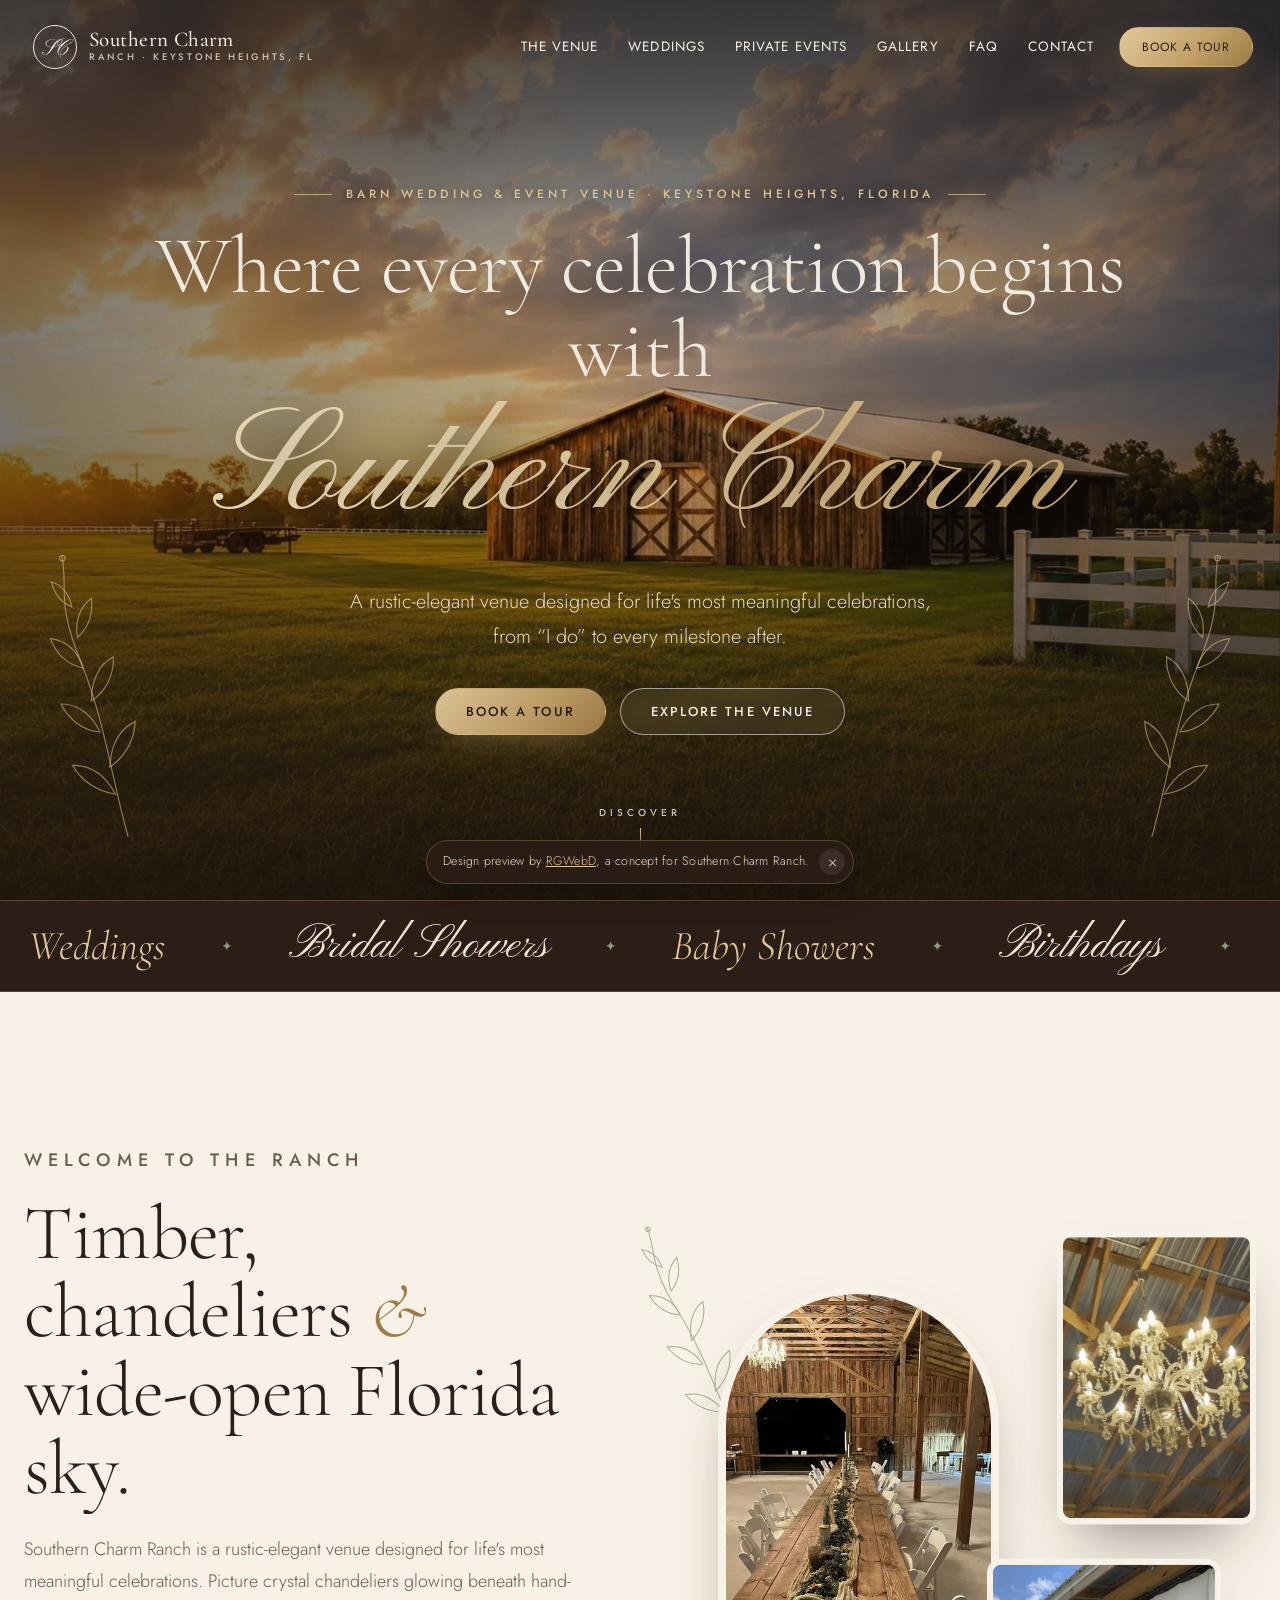
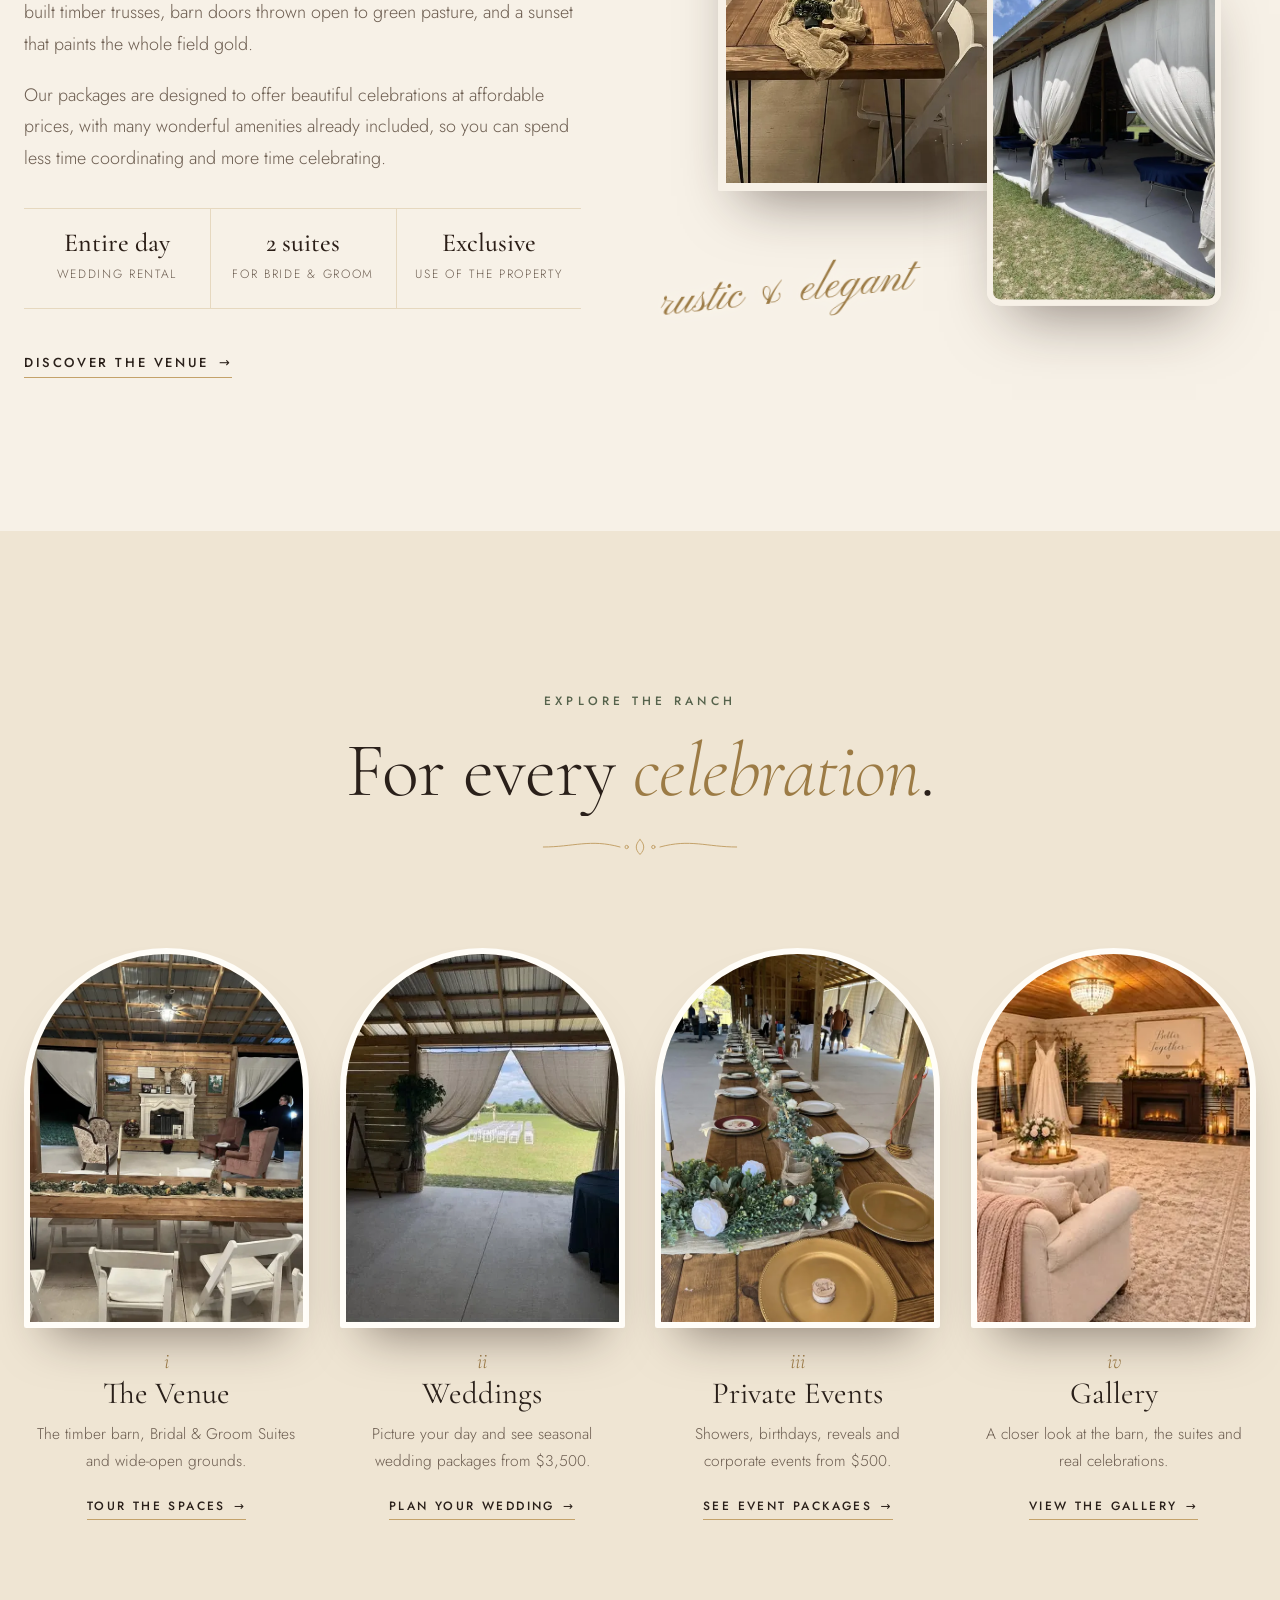
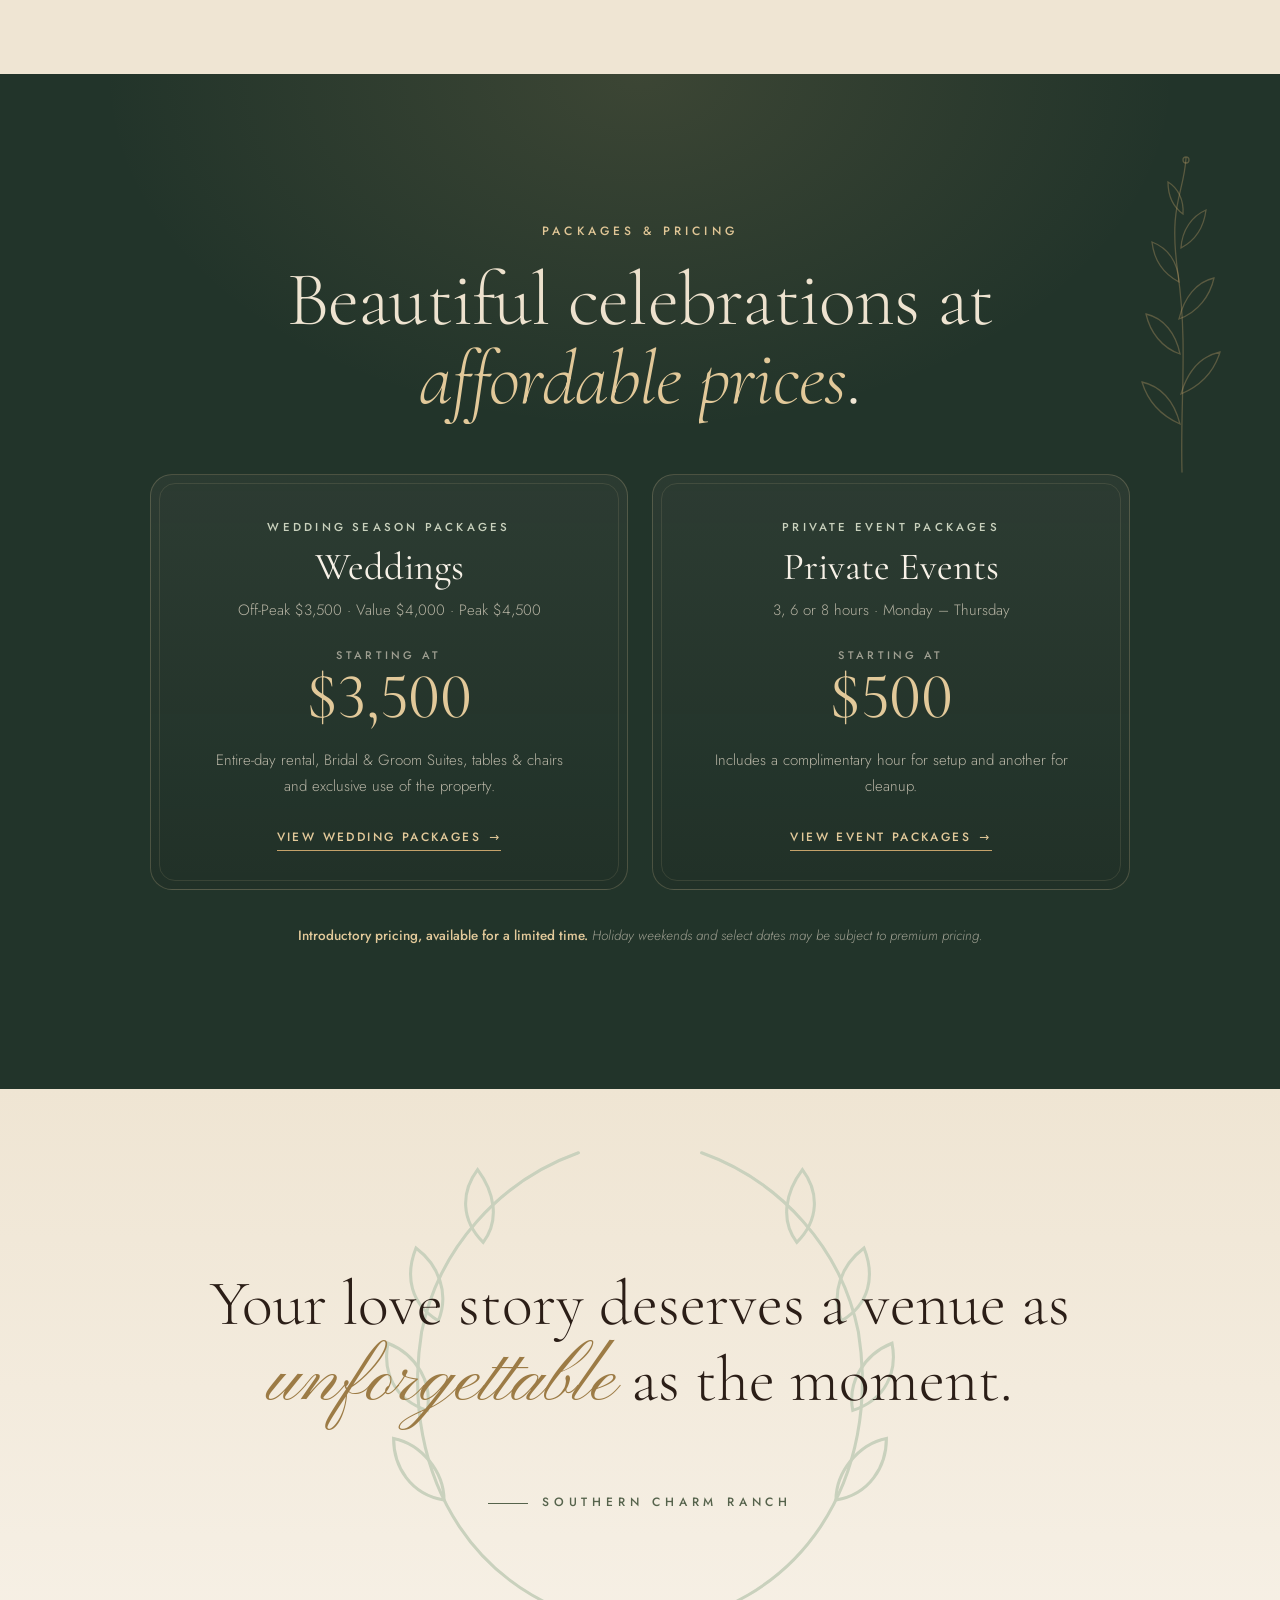
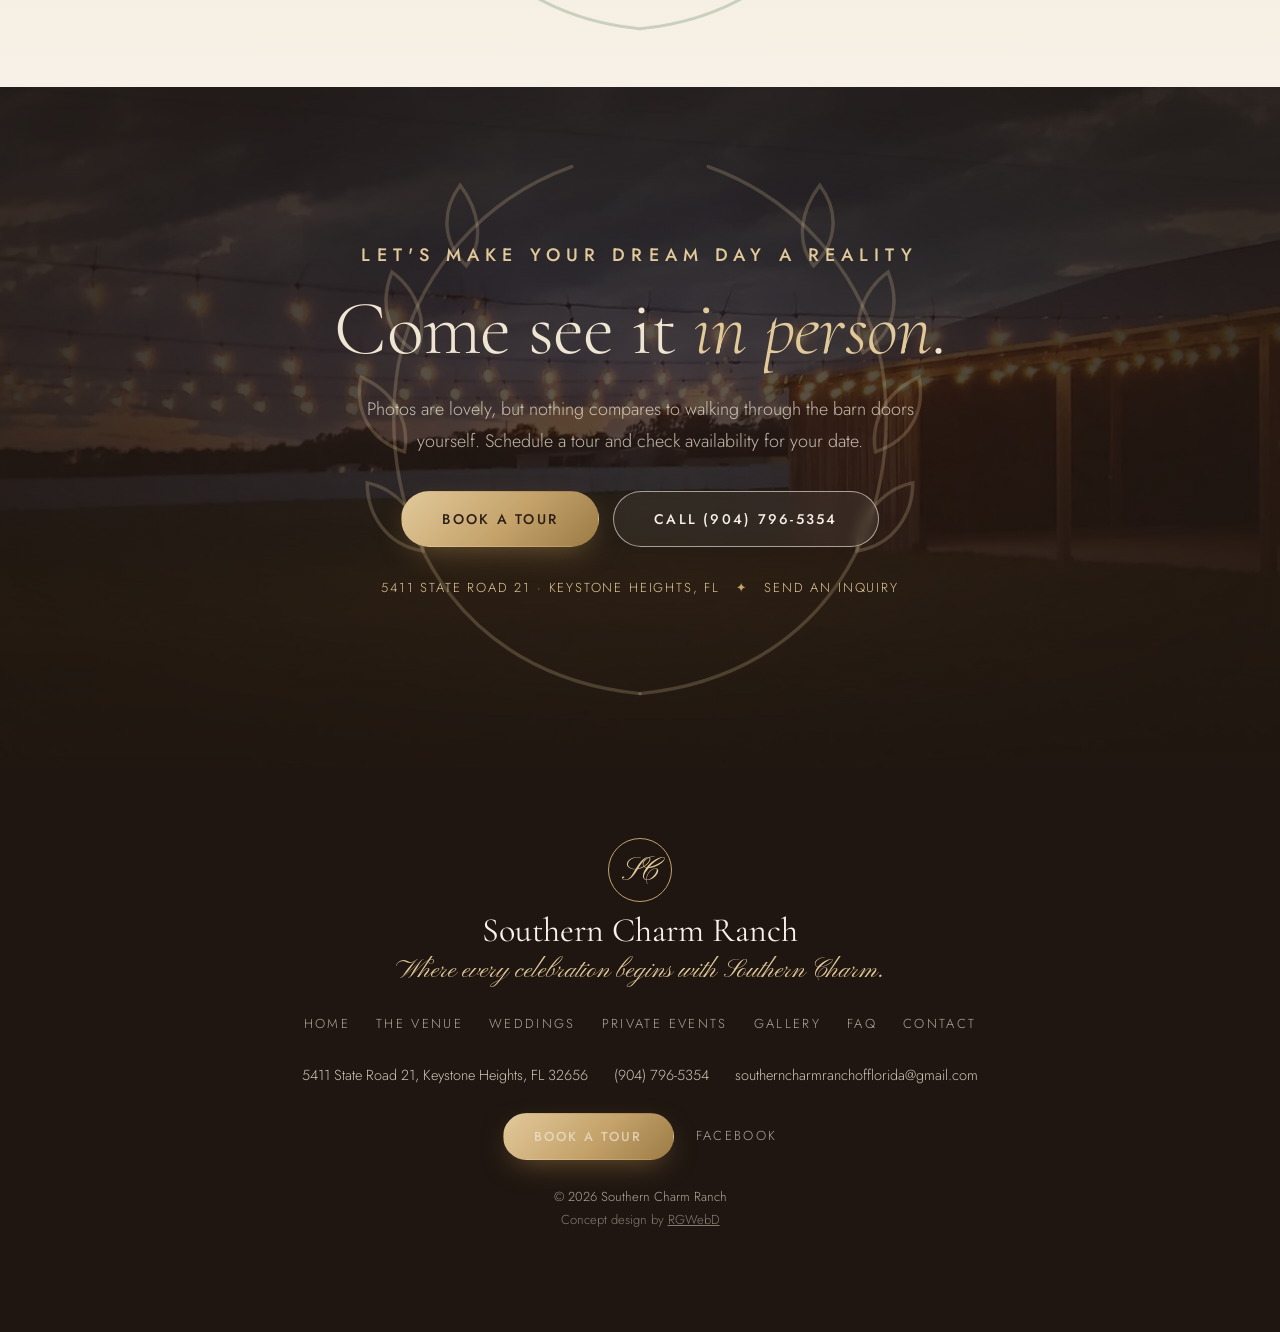
<file: index.html>
<!doctype html>
<html lang="en">
<head>
  <meta charset="utf-8">
  <meta name="viewport" content="width=device-width, initial-scale=1, viewport-fit=cover">
  <title>Southern Charm Ranch | Rustic-Elegant Barn Wedding & Event Venue in Keystone Heights, FL</title>
  <meta name="description" content="Southern Charm Ranch is a rustic-elegant barn wedding and event venue at 5411 State Road 21, Keystone Heights, Florida. Weddings from $3,500, private events from $500. Book a tour today.">
  <link rel="canonical" href="https://rgwebd.github.io/southerncharmranch-preview/">
  <meta name="theme-color" content="#2b1e17">
  <meta name="robots" content="noindex, follow">
  <meta property="og:type" content="website">
  <meta property="og:site_name" content="Southern Charm Ranch">
  <meta property="og:title" content="Southern Charm Ranch | Rustic-Elegant Barn Wedding & Event Venue in Keystone Heights, FL">
  <meta property="og:description" content="Southern Charm Ranch is a rustic-elegant barn wedding and event venue at 5411 State Road 21, Keystone Heights, Florida. Weddings from $3,500, private events from $500. Book a tour today.">
  <meta property="og:url" content="https://rgwebd.github.io/southerncharmranch-preview/">
  <meta property="og:image" content="https://rgwebd.github.io/southerncharmranch-preview/images/og.jpg">
  <meta name="twitter:card" content="summary_large_image">
  <meta name="twitter:title" content="Southern Charm Ranch | Rustic-Elegant Barn Wedding & Event Venue in Keystone Heights, FL">
  <meta name="twitter:description" content="Southern Charm Ranch is a rustic-elegant barn wedding and event venue at 5411 State Road 21, Keystone Heights, Florida. Weddings from $3,500, private events from $500. Book a tour today.">
  <meta name="twitter:image" content="https://rgwebd.github.io/southerncharmranch-preview/images/og.jpg">
  <link rel="icon" href="favicon.svg" type="image/svg+xml">
  <link rel="preconnect" href="https://fonts.googleapis.com">
  <link rel="preconnect" href="https://fonts.gstatic.com" crossorigin>
  <link href="https://fonts.googleapis.com/css2?family=Cormorant+Garamond:ital,wght@0,300;0,400;0,500;0,600;1,300;1,400;1,500&family=Pinyon+Script&family=Jost:wght@300;400;500;600&display=swap" rel="stylesheet">
  <link rel="preload" as="image" href="images/hero.webp" imagesrcset="images/hero-900.webp 900w, images/hero.webp 1705w" imagesizes="100vw" type="image/webp">
  <link rel="stylesheet" href="styles.css">
  <script>document.documentElement.classList.add("js");</script>
  <script type="application/ld+json">
{
 "@context": "https://schema.org",
 "@graph": [
  {
   "@type": [
    "EventVenue",
    "LocalBusiness"
   ],
   "@id": "https://rgwebd.github.io/southerncharmranch-preview/#venue",
   "name": "Southern Charm Ranch",
   "alternateName": "Southern Charm Ranch of Florida",
   "slogan": "Where every celebration begins with Southern Charm.",
   "description": "Southern Charm Ranch is a rustic-elegant barn venue in Keystone Heights, Florida, designed for life's most meaningful celebrations: weddings, bridal and baby showers, birthdays, gender reveals and sprinkles, and corporate events.",
   "url": "https://rgwebd.github.io/southerncharmranch-preview/",
   "sameAs": [
    "https://southerncharmranchofflorida.com/",
    "https://www.facebook.com/profile.php?id=100063578530327"
   ],
   "image": [
    "https://rgwebd.github.io/southerncharmranch-preview/images/og.jpg",
    "https://rgwebd.github.io/southerncharmranch-preview/images/lights-barn.webp",
    "https://rgwebd.github.io/southerncharmranch-preview/images/vanity-room.webp",
    "https://rgwebd.github.io/southerncharmranch-preview/images/xdoors-chandelier.webp",
    "https://rgwebd.github.io/southerncharmranch-preview/images/ceremony-arch.webp"
   ],
   "telephone": "+1-904-796-5354",
   "email": "southerncharmranchofflorida@gmail.com",
   "priceRange": "$$",
   "address": {
    "@type": "PostalAddress",
    "streetAddress": "5411 State Road 21",
    "addressLocality": "Keystone Heights",
    "addressRegion": "FL",
    "postalCode": "32656",
    "addressCountry": "US"
   },
   "hasMap": "https://www.google.com/maps/search/?api=1&query=5411+State+Road+21+Keystone+Heights+FL+32656",
   "amenityFeature": [
    {
     "@type": "LocationFeatureSpecification",
     "name": "Barn and outdoor event space",
     "value": true
    },
    {
     "@type": "LocationFeatureSpecification",
     "name": "Bridal and Groom Suites",
     "value": true
    },
    {
     "@type": "LocationFeatureSpecification",
     "name": "Tables and chairs included",
     "value": true
    },
    {
     "@type": "LocationFeatureSpecification",
     "name": "On-site parking",
     "value": true
    },
    {
     "@type": "LocationFeatureSpecification",
     "name": "On-site restrooms",
     "value": true
    },
    {
     "@type": "LocationFeatureSpecification",
     "name": "Exclusive use of the property",
     "value": true
    }
   ],
   "potentialAction": {
    "@type": "ReserveAction",
    "name": "Book a tour",
    "target": "https://southerncharmranchoffloridallc.hbportal.co/public/6ac9522abd7fb6568a9b3215"
   },
   "makesOffer": [
    {
     "@type": "Offer",
     "name": "Peak Season Wedding (March-May, October-November)",
     "price": "4500",
     "priceCurrency": "USD",
     "description": "Starting price. Entire day rental of the barn and outdoor event space, Bridal and Groom Suites, tables and chairs, parking, on-site restrooms, exclusive use of the property."
    },
    {
     "@type": "Offer",
     "name": "Value Season Wedding (February, September, December)",
     "price": "4000",
     "priceCurrency": "USD",
     "description": "Starting price. Same inclusions as every wedding package."
    },
    {
     "@type": "Offer",
     "name": "Off-Peak Season Wedding (January, June-August)",
     "price": "3500",
     "priceCurrency": "USD",
     "description": "Starting price. Same inclusions as every wedding package."
    },
    {
     "@type": "Offer",
     "name": "Good: 3-Hour Private Event (Monday-Thursday)",
     "price": "500",
     "priceCurrency": "USD",
     "description": "Starting price. Friday and Sunday $700, Saturday $900. Includes 1 hour setup and 1 hour cleanup."
    },
    {
     "@type": "Offer",
     "name": "Better: 6-Hour Private Event (Monday-Thursday)",
     "price": "700",
     "priceCurrency": "USD",
     "description": "Most popular. Starting price. Friday and Sunday $900, Saturday $1,100. Includes 1 hour setup and 1 hour cleanup."
    },
    {
     "@type": "Offer",
     "name": "Best: 8-Hour Private Event (Monday-Thursday)",
     "price": "900",
     "priceCurrency": "USD",
     "description": "Starting price. Friday and Sunday $1,100, Saturday $1,300. Includes 1 hour setup and 1 hour cleanup."
    }
   ]
  },
  {
   "@type": "WebPage",
   "@id": "https://rgwebd.github.io/southerncharmranch-preview/#webpage",
   "url": "https://rgwebd.github.io/southerncharmranch-preview/",
   "name": "Southern Charm Ranch | Rustic-Elegant Barn Wedding & Event Venue in Keystone Heights, FL",
   "description": "Southern Charm Ranch is a rustic-elegant barn wedding and event venue at 5411 State Road 21, Keystone Heights, Florida. Weddings from $3,500, private events from $500. Book a tour today.",
   "isPartOf": {
    "@type": "WebSite",
    "name": "Southern Charm Ranch",
    "url": "https://rgwebd.github.io/southerncharmranch-preview/"
   },
   "about": {
    "@id": "https://rgwebd.github.io/southerncharmranch-preview/#venue"
   },
   "primaryImageOfPage": "https://rgwebd.github.io/southerncharmranch-preview/images/og.jpg"
  }
 ]
}
  </script>
<script src="https://cosmiccallers.lovable.app/demo-track.js" data-demo="southerncharmranch-preview" defer></script>
</head>
<body class="page-index">
  <a class="skip" href="#main">Skip to content</a>
  <!-- Intro curtain -->
  <div class="curtain" aria-hidden="true">
    <div class="curtain__panel curtain__panel--l"></div>
    <div class="curtain__panel curtain__panel--r"></div>
    <div class="curtain__mark">
      <svg class="curtain__wreath" viewBox="0 0 200 200"><use href="#wreath"/></svg>
      <span class="curtain__mono">SC</span>
      <span class="curtain__name">Southern Charm Ranch</span>
    </div>
  </div>

  <div class="grain" aria-hidden="true"></div>
  <div class="progress" aria-hidden="true"><span></span></div>

  <aside class="preview-bar" role="note">
    <span>Design preview by <a href="https://github.com/RGWebD" rel="noopener">RGWebD</a><span class="pv-long">, a concept for Southern Charm Ranch</span>.</span>
    <button type="button" class="preview-bar__x" aria-label="Dismiss preview notice">&times;</button>
  </aside>

  <header class="nav" id="top">
    <a class="brand" href="./" aria-label="Southern Charm Ranch home">
      <span class="brand__mono" aria-hidden="true">SC</span>
      <span class="brand__text"><span class="brand__name">Southern Charm</span><span class="brand__sub">Ranch · Keystone Heights, FL</span></span>
    </a>
    <nav aria-label="Main">
      <ul id="menu" class="menu">
        <li><a href="venue.html">The Venue</a></li><li><a href="weddings.html">Weddings</a></li><li><a href="private-events.html">Private Events</a></li><li><a href="gallery.html">Gallery</a></li><li><a href="faq.html">FAQ</a></li><li><a href="contact.html">Contact</a></li>
        <li class="menu__cta"><a class="btn btn--gold magnetic" href="https://southerncharmranchoffloridallc.hbportal.co/public/6ac9522abd7fb6568a9b3215" target="_blank" rel="noopener"><span>Book a Tour</span></a></li>
      </ul>
    </nav>
    <button class="menu-toggle" type="button" aria-expanded="false" aria-controls="menu" aria-label="Open menu"><span></span><span></span></button>
  </header>

  <main id="main">
    <!-- HERO -->
    <section class="hero" aria-labelledby="hero-title">
      <div class="hero__media" aria-hidden="true">
        <img src="images/hero.webp" srcset="images/hero-900.webp 900w, images/hero.webp 1705w" sizes="100vw" alt="" width="1705" height="922" fetchpriority="high">
      </div>
      <div class="hero__veil" aria-hidden="true"></div>
      <svg class="hero__sprig hero__sprig--l draw" viewBox="0 0 120 320" aria-hidden="true"><use href="#sprig"/></svg>
      <svg class="hero__sprig hero__sprig--r draw" viewBox="0 0 120 320" aria-hidden="true"><use href="#sprig"/></svg>
      <div class="hero__inner">
        <p class="eyebrow hero__eyebrow"><span class="rule"></span>Barn Wedding &amp; Event Venue · Keystone Heights, Florida<span class="rule"></span></p>
        <h1 id="hero-title" class="hero__title">
          <span class="split">Where every celebration begins with</span>
          <span class="hero__script">Southern Charm</span>
        </h1>
        <p class="hero__lede">A rustic-elegant venue designed for life's most meaningful celebrations, from&nbsp;“I&nbsp;do” to every milestone after.</p>
        <div class="hero__cta">
          <a class="btn btn--gold magnetic" href="https://southerncharmranchoffloridallc.hbportal.co/public/6ac9522abd7fb6568a9b3215" target="_blank" rel="noopener"><span>Book a Tour</span></a>
          <a class="btn btn--ghost magnetic" href="venue.html"><span>Explore the Venue</span></a>
        </div>
      </div>
      <a class="hero__scroll" href="#story" aria-label="Scroll to discover the ranch"><span>Discover</span><i></i></a>
    </section>

    <!-- MARQUEE -->
    <div class="marquee" aria-label="Events we host">
      <div class="marquee__track">
        <ul>
          <li>Weddings</li><li>Bridal Showers</li><li>Baby Showers</li><li>Birthdays</li><li>Gender Reveals</li><li>Sprinkles</li><li>Corporate Events</li><li>Family Reunions</li><li>Anniversaries</li><li>Quinceañeras</li><li>Sweet 16s</li><li>Holiday Parties</li>
        </ul>
        <ul aria-hidden="true">
          <li>Weddings</li><li>Bridal Showers</li><li>Baby Showers</li><li>Birthdays</li><li>Gender Reveals</li><li>Sprinkles</li><li>Corporate Events</li><li>Family Reunions</li><li>Anniversaries</li><li>Quinceañeras</li><li>Sweet 16s</li><li>Holiday Parties</li>
        </ul>
      </div>
    </div>

    <!-- STORY -->
    <section class="story section" id="story" aria-labelledby="story-title">
      <div class="wrap story__grid">
        <div class="story__copy">
          <p class="eyebrow reveal">Welcome to the Ranch</p>
          <h2 id="story-title" class="display split">Timber, chandeliers <em>&amp;</em> wide-open Florida sky.</h2>
          <p class="reveal">Southern Charm Ranch is a rustic-elegant venue designed for life's most meaningful celebrations. Picture crystal chandeliers glowing beneath hand-built timber trusses, barn doors thrown open to green pasture, and a sunset that paints the whole field gold.</p>
          <p class="reveal">Our packages are designed to offer beautiful celebrations at affordable prices, with many wonderful amenities already included, so you can spend less time coordinating and more time celebrating.</p>
          <ul class="story__facts reveal">
            <li><strong>Entire day</strong><span>wedding rental</span></li>
            <li><strong>2 suites</strong><span>for bride &amp; groom</span></li>
            <li><strong>Exclusive</strong><span>use of the property</span></li>
          </ul>
          <a class="link-arrow reveal" href="venue.html">Discover the venue <span aria-hidden="true">→</span></a>
        </div>
        <div class="collage" aria-label="Photos of the barn">
          <figure class="collage__a arch reveal" data-parallax="0.6"><img src="images/table-to-barn.webp" srcset="images/table-to-barn-sm.webp 600w, images/table-to-barn.webp 1200w" sizes="(max-width: 800px) 60vw, 26vw" width="1200" height="1600" loading="lazy" decoding="async" alt="A long farm table dressed with greenery leading into the chandelier-lit barn"></figure>
          <figure class="collage__b reveal" data-parallax="-0.5"><img src="images/chandelier-glow.webp" srcset="images/chandelier-glow.webp 444w" sizes="(max-width: 800px) 45vw, 18vw" width="444" height="843" loading="lazy" decoding="async" alt="A crystal chandelier glowing beneath the barn's timber rafters"></figure>
          <figure class="collage__c reveal" data-parallax="0.3"><img src="images/drapes-navy.webp" srcset="images/drapes-navy-sm.webp 600w, images/drapes-navy.webp 1200w" sizes="(max-width: 800px) 50vw, 20vw" width="1200" height="1600" loading="lazy" decoding="async" alt="White drapes tied back along the open barn, framing navy-linen tables"></figure>
          <span class="collage__script" aria-hidden="true">rustic &amp; elegant</span>
          <svg class="collage__sprig draw" viewBox="0 0 120 320" aria-hidden="true"><use href="#sprig"/></svg>
        </div>
      </div>
    </section>

    <section class="teasers section section--cream" aria-labelledby="teasers-title">
      <div class="wrap">
        <header class="section-head center">
          <p class="eyebrow reveal">Explore the Ranch</p>
          <h2 id="teasers-title" class="display split">For every <em>celebration</em>.</h2>
          <svg class="flourish draw" viewBox="0 0 240 24" aria-hidden="true"><use href="#flourish"/></svg>
        </header>
        <ul class="teasers__grid">
          <li class="reveal"><a class="teaser" href="venue.html">
            <figure class="teaser__img"><img src="images/barn-fireplace.webp" srcset="images/barn-fireplace-sm.webp 600w, images/barn-fireplace.webp 1200w" sizes="(max-width: 700px) 44vw, (max-width: 1100px) 22vw, 280px" width="1200" height="1600" loading="lazy" decoding="async" alt="The barn's white fireplace wall with draped openings, armchairs and a greenery-lined table"></figure>
            <span class="teaser__n" aria-hidden="true">i</span>
            <h3>The Venue</h3>
            <p>The timber barn, Bridal &amp; Groom Suites and wide-open grounds.</p>
            <span class="teaser__more">Tour the spaces <span aria-hidden="true">→</span></span>
          </a></li>
          <li class="reveal"><a class="teaser" href="weddings.html">
            <figure class="teaser__img"><img src="images/curtain-ceremony.webp" srcset="images/curtain-ceremony.webp 444w" sizes="(max-width: 700px) 44vw, (max-width: 1100px) 22vw, 280px" width="444" height="591" loading="lazy" decoding="async" alt="Barn curtains framing white ceremony chairs on the lawn outside"></figure>
            <span class="teaser__n" aria-hidden="true">ii</span>
            <h3>Weddings</h3>
            <p>Picture your day and see seasonal wedding packages from $3,500.</p>
            <span class="teaser__more">Plan your wedding <span aria-hidden="true">→</span></span>
          </a></li>
          <li class="reveal"><a class="teaser" href="private-events.html">
            <figure class="teaser__img"><img src="images/porch-tables.webp" srcset="images/porch-tables-sm.webp 600w, images/porch-tables.webp 1200w" sizes="(max-width: 700px) 44vw, (max-width: 1100px) 22vw, 280px" width="1200" height="1600" loading="lazy" decoding="async" alt="Long tables with gold chargers and greenery runners set for a celebration"></figure>
            <span class="teaser__n" aria-hidden="true">iii</span>
            <h3>Private Events</h3>
            <p>Showers, birthdays, reveals and corporate events from $500.</p>
            <span class="teaser__more">See event packages <span aria-hidden="true">→</span></span>
          </a></li>
          <li class="reveal"><a class="teaser" href="gallery.html">
            <figure class="teaser__img"><img src="images/bridal-lounge.webp" srcset="images/bridal-lounge-sm.webp 800w, images/bridal-lounge.webp 1600w" sizes="(max-width: 700px) 44vw, (max-width: 1100px) 22vw, 280px" width="1600" height="759" loading="lazy" decoding="async" alt="The bridal lounge with a wedding gown on display, fireplace and tufted ottoman"></figure>
            <span class="teaser__n" aria-hidden="true">iv</span>
            <h3>Gallery</h3>
            <p>A closer look at the barn, the suites and real celebrations.</p>
            <span class="teaser__more">View the gallery <span aria-hidden="true">→</span></span>
          </a></li>
        </ul>
      </div>
    </section>

    <section class="ptease" aria-labelledby="ptease-title">
      <svg class="packages__sprig draw" viewBox="0 0 120 320" aria-hidden="true"><use href="#sprig"/></svg>
      <div class="wrap">
        <header class="section-head center">
          <p class="eyebrow reveal">Packages &amp; Pricing</p>
          <h2 id="ptease-title" class="display split">Beautiful celebrations at <em>affordable prices</em>.</h2>
        </header>
        <div class="ptease__grid">
          <a class="tier ptease__card reveal" href="weddings.html#packages">
            <p class="tier__kicker">Wedding Season Packages</p>
            <h3>Weddings</h3>
            <p class="tier__months">Off-Peak $3,500 · Value $4,000 · Peak $4,500</p>
            <p class="tier__price"><span>Starting at</span><b>$3,500</b></p>
            <p class="ptease__note">Entire-day rental, Bridal &amp; Groom Suites, tables &amp; chairs and exclusive use of the property.</p>
            <span class="teaser__more">View wedding packages <span aria-hidden="true">→</span></span>
          </a>
          <a class="tier ptease__card reveal" href="private-events.html#packages">
            <p class="tier__kicker">Private Event Packages</p>
            <h3>Private Events</h3>
            <p class="tier__months">3, 6 or 8 hours · Monday – Thursday</p>
            <p class="tier__price"><span>Starting at</span><b>$500</b></p>
            <p class="ptease__note">Includes a complimentary hour for setup and another for cleanup.</p>
            <span class="teaser__more">View event packages <span aria-hidden="true">→</span></span>
          </a>
        </div>
        <p class="fine reveal"><strong>Introductory pricing, available for a limited time.</strong> Holiday weekends and select dates may be subject to premium pricing.</p>
      </div>
    </section>

    <!-- QUOTE BANNER -->
    <section class="quote" aria-label="Our promise">
      <svg class="quote__wreath draw" viewBox="0 0 200 200" aria-hidden="true"><use href="#wreath"/></svg>
      <blockquote class="quote__text">
        <p class="split-lines">Your love story deserves a venue as <em>unforgettable</em> as the moment.</p>
        <footer>Southern Charm Ranch</footer>
      </blockquote>
    </section>

    <section class="cta-band" aria-labelledby="cta-title">
      <div class="cta-band__media" data-parallax="0.5" aria-hidden="true"><img src="images/lights-barn.webp" srcset="images/lights-barn-sm.webp 800w, images/lights-barn.webp 1920w" sizes="100vw" width="1920" height="857" loading="lazy" decoding="async" alt=""></div>
      <div class="cta-band__veil" aria-hidden="true"></div>
      <svg class="cta-band__wreath draw" viewBox="0 0 200 200" aria-hidden="true"><use href="#wreath"/></svg>
      <div class="wrap cta-band__inner">
        <p class="eyebrow reveal">Let's Make Your Dream Day a Reality</p>
        <h2 id="cta-title" class="display split">Come see it <em>in person</em>.</h2>
        <p class="reveal">Photos are lovely, but nothing compares to walking through the barn doors yourself. Schedule a tour and check availability for your date.</p>
        <div class="cta-band__btns reveal">
          <a class="btn btn--gold btn--lg magnetic" href="https://southerncharmranchoffloridallc.hbportal.co/public/6ac9522abd7fb6568a9b3215" target="_blank" rel="noopener"><span>Book a Tour</span></a>
          <a class="btn btn--ghost btn--lg magnetic" href="tel:+19047965354"><span>Call (904) 796-5354</span></a>
        </div>
        <p class="cta-band__meta reveal"><a href="https://www.google.com/maps/search/?api=1&amp;query=5411+State+Road+21+Keystone+Heights+FL+32656" target="_blank" rel="noopener">5411 State Road 21 · Keystone Heights, FL</a> <span aria-hidden="true">✦</span> <a href="contact.html">Send an inquiry</a></p>
      </div>
    </section>

  </main>

  <footer class="footer">
    <div class="wrap footer__inner">
      <div class="footer__brand">
        <span class="footer__mono" aria-hidden="true">SC</span>
        <p class="footer__name">Southern Charm Ranch</p>
        <p class="footer__tag">Where every celebration begins with Southern Charm.</p>
      </div>
      <nav class="footer__nav" aria-label="Footer">
        <a href="./">Home</a><a href="venue.html">The Venue</a><a href="weddings.html">Weddings</a><a href="private-events.html">Private Events</a><a href="gallery.html">Gallery</a><a href="faq.html">FAQ</a><a href="contact.html">Contact</a>
      </nav>
      <div class="footer__contact">
        <a href="https://www.google.com/maps/search/?api=1&amp;query=5411+State+Road+21+Keystone+Heights+FL+32656" target="_blank" rel="noopener">5411 State Road 21, Keystone Heights, FL 32656</a>
        <a href="tel:+19047965354">(904) 796-5354</a>
        <a href="mailto:southerncharmranchofflorida@gmail.com">southerncharmranchofflorida@gmail.com</a>
      </div>
      <div class="footer__actions">
        <a class="btn btn--gold magnetic" href="https://southerncharmranchoffloridallc.hbportal.co/public/6ac9522abd7fb6568a9b3215" target="_blank" rel="noopener"><span>Book a Tour</span></a>
        <a class="footer__social" href="https://www.facebook.com/profile.php?id=100063578530327" target="_blank" rel="noopener">Facebook</a>
      </div>
      <p class="footer__legal">© <span data-year>2026</span> Southern Charm Ranch<br><span class="footer__credit">Concept design by <a href="https://github.com/RGWebD" rel="noopener">RGWebD</a></span></p>
    </div>
  </footer>

  <!-- SVG sprites: botanical line art -->
  <svg width="0" height="0" style="position:absolute" aria-hidden="true">
    <defs>
      <symbol id="sprig" viewBox="0 0 120 320">
        <g fill="none" stroke="currentColor" stroke-width="1.3" stroke-linecap="round">
          <path d="M60 318 C 58 250, 66 190, 56 120 S 62 40, 64 4"/>
          <path d="M58 270 C 40 262, 26 248, 20 228 C 38 232, 52 246, 58 270Z"/>
          <path d="M59 240 C 78 232, 92 218, 98 198 C 80 202, 66 216, 59 240Z"/>
          <path d="M58 200 C 40 194, 28 178, 24 160 C 42 164, 54 180, 58 200Z"/>
          <path d="M57 165 C 76 158, 88 142, 92 124 C 74 128, 62 144, 57 165Z"/>
          <path d="M57 128 C 42 120, 32 106, 30 88 C 46 94, 56 108, 57 128Z"/>
          <path d="M59 94 C 74 86, 82 72, 84 56 C 70 62, 60 76, 59 94Z"/>
          <path d="M61 60 C 50 52, 46 40, 46 28 C 56 34, 62 46, 61 60Z"/>
          <circle cx="64" cy="6" r="3"/>
        </g>
      </symbol>
      <symbol id="flourish" viewBox="0 0 240 24">
        <g fill="none" stroke="currentColor" stroke-width="1.2" stroke-linecap="round">
          <path d="M4 12 C 40 12, 60 2, 96 12 M236 12 C 200 12, 180 2, 144 12"/>
          <path d="M120 3 C 126 9, 126 15, 120 21 C 114 15, 114 9, 120 3Z"/>
          <circle cx="104" cy="12" r="2"/><circle cx="136" cy="12" r="2"/>
        </g>
      </symbol>
      <symbol id="wreath" viewBox="0 0 200 200">
        <g fill="none" stroke="currentColor" stroke-width="1.1" stroke-linecap="round">
          <path d="M100 186 C 40 180, 14 130, 22 80 C 28 50, 50 26, 78 16"/>
          <path d="M100 186 C 160 180, 186 130, 178 80 C 172 50, 150 26, 122 16"/>
          <path d="M30 140 c -12 -2 -18 -12 -18 -22 c 10 2 18 12 18 22Z M24 108 c -12 -4 -16 -14 -14 -24 c 10 4 16 14 14 24Z M28 76 c -10 -6 -12 -16 -8 -26 c 8 6 12 16 8 26Z M44 48 c -8 -8 -8 -18 -2 -26 c 6 8 8 18 2 26Z"/>
          <path d="M170 140 c 12 -2 18 -12 18 -22 c -10 2 -18 12 -18 22Z M176 108 c 12 -4 16 -14 14 -24 c -10 4 -16 14 -14 24Z M172 76 c 10 -6 12 -16 8 -26 c -8 6 -12 16 -8 26Z M156 48 c 8 -8 8 -18 2 -26 c -6 8 -8 18 -2 26Z"/>
        </g>
      </symbol>
    </defs>
  </svg>

  <script src="script.js" defer></script>
</body>
</html>
</file>
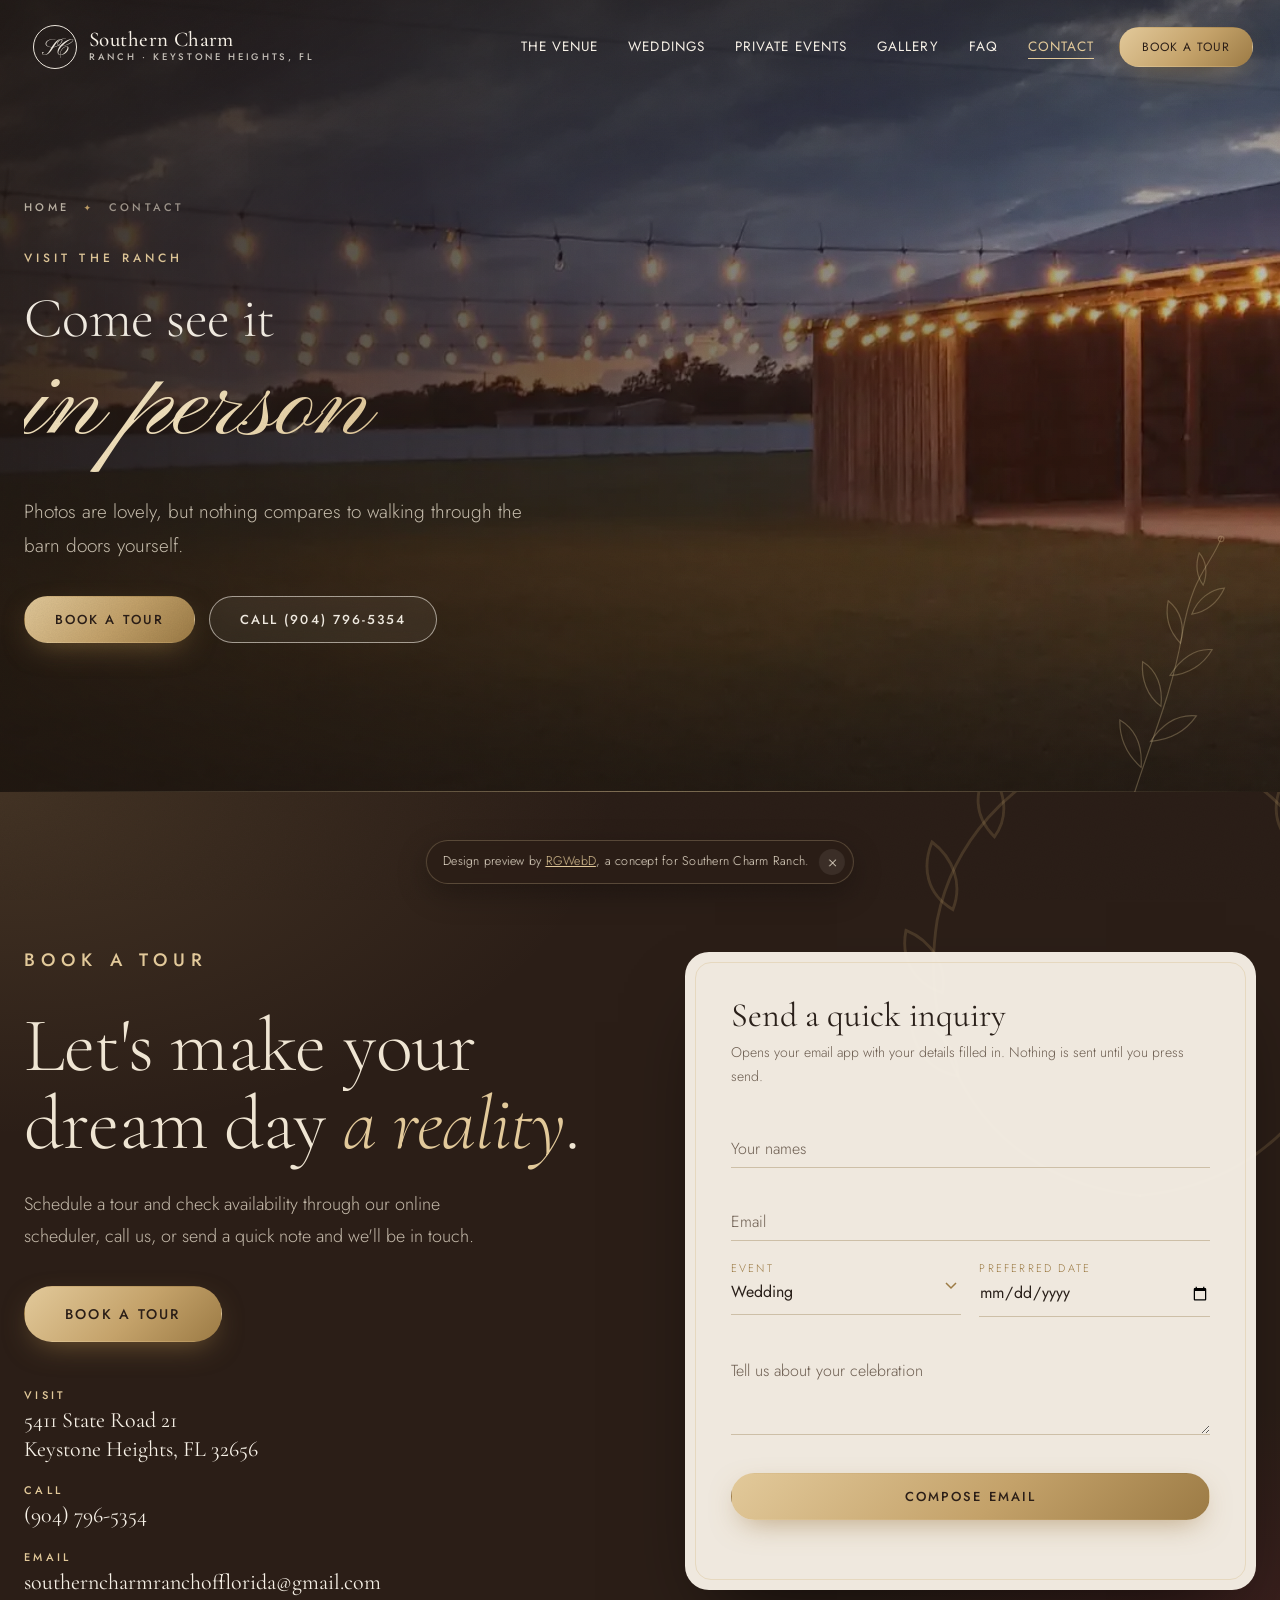
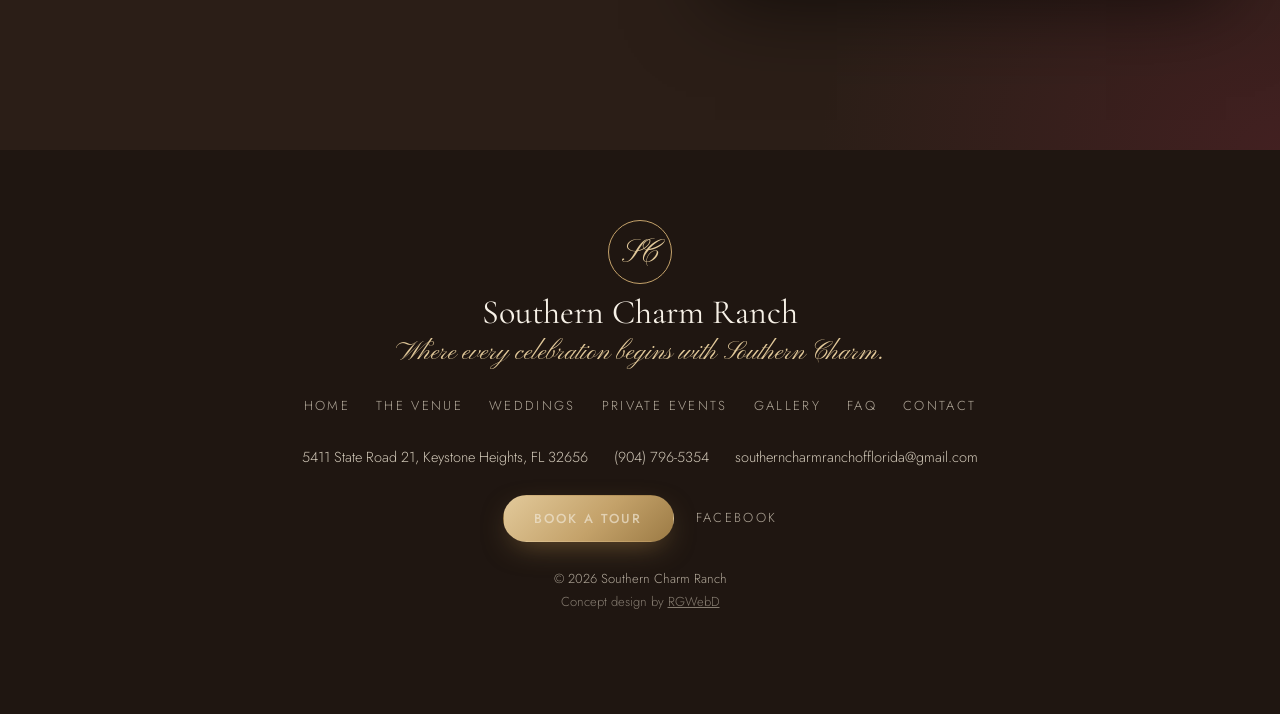
<file: contact.html>
<!doctype html>
<html lang="en">
<head>
  <meta charset="utf-8">
  <meta name="viewport" content="width=device-width, initial-scale=1, viewport-fit=cover">
  <title>Contact & Book a Tour | Southern Charm Ranch, Keystone Heights FL</title>
  <meta name="description" content="Book a tour of Southern Charm Ranch at 5411 State Road 21, Keystone Heights, FL 32656. Call (904) 796-5354 or email southerncharmranchofflorida@gmail.com.">
  <link rel="canonical" href="https://rgwebd.github.io/southerncharmranch-preview/contact.html">
  <meta name="theme-color" content="#2b1e17">
  <meta name="robots" content="noindex, follow">
  <meta property="og:type" content="website">
  <meta property="og:site_name" content="Southern Charm Ranch">
  <meta property="og:title" content="Contact & Book a Tour | Southern Charm Ranch, Keystone Heights FL">
  <meta property="og:description" content="Book a tour of Southern Charm Ranch at 5411 State Road 21, Keystone Heights, FL 32656. Call (904) 796-5354 or email southerncharmranchofflorida@gmail.com.">
  <meta property="og:url" content="https://rgwebd.github.io/southerncharmranch-preview/contact.html">
  <meta property="og:image" content="https://rgwebd.github.io/southerncharmranch-preview/images/lights-barn.webp">
  <meta name="twitter:card" content="summary_large_image">
  <meta name="twitter:title" content="Contact & Book a Tour | Southern Charm Ranch, Keystone Heights FL">
  <meta name="twitter:description" content="Book a tour of Southern Charm Ranch at 5411 State Road 21, Keystone Heights, FL 32656. Call (904) 796-5354 or email southerncharmranchofflorida@gmail.com.">
  <meta name="twitter:image" content="https://rgwebd.github.io/southerncharmranch-preview/images/lights-barn.webp">
  <link rel="icon" href="favicon.svg" type="image/svg+xml">
  <link rel="preconnect" href="https://fonts.googleapis.com">
  <link rel="preconnect" href="https://fonts.gstatic.com" crossorigin>
  <link href="https://fonts.googleapis.com/css2?family=Cormorant+Garamond:ital,wght@0,300;0,400;0,500;0,600;1,300;1,400;1,500&family=Pinyon+Script&family=Jost:wght@300;400;500;600&display=swap" rel="stylesheet">
  <link rel="preload" as="image" href="images/lights-barn.webp" imagesrcset="images/lights-barn-sm.webp 800w, images/lights-barn.webp 1920w" imagesizes="100vw" type="image/webp">
  <link rel="stylesheet" href="styles.css">
  <script>document.documentElement.classList.add("js");</script>
  <script type="application/ld+json">
{
 "@context": "https://schema.org",
 "@graph": [
  {
   "@type": [
    "EventVenue",
    "LocalBusiness"
   ],
   "@id": "https://rgwebd.github.io/southerncharmranch-preview/#venue",
   "name": "Southern Charm Ranch",
   "alternateName": "Southern Charm Ranch of Florida",
   "slogan": "Where every celebration begins with Southern Charm.",
   "description": "Southern Charm Ranch is a rustic-elegant barn venue in Keystone Heights, Florida, designed for life's most meaningful celebrations: weddings, bridal and baby showers, birthdays, gender reveals and sprinkles, and corporate events.",
   "url": "https://rgwebd.github.io/southerncharmranch-preview/",
   "sameAs": [
    "https://southerncharmranchofflorida.com/",
    "https://www.facebook.com/profile.php?id=100063578530327"
   ],
   "image": [
    "https://rgwebd.github.io/southerncharmranch-preview/images/og.jpg",
    "https://rgwebd.github.io/southerncharmranch-preview/images/lights-barn.webp",
    "https://rgwebd.github.io/southerncharmranch-preview/images/vanity-room.webp",
    "https://rgwebd.github.io/southerncharmranch-preview/images/xdoors-chandelier.webp",
    "https://rgwebd.github.io/southerncharmranch-preview/images/ceremony-arch.webp"
   ],
   "telephone": "+1-904-796-5354",
   "email": "southerncharmranchofflorida@gmail.com",
   "priceRange": "$$",
   "address": {
    "@type": "PostalAddress",
    "streetAddress": "5411 State Road 21",
    "addressLocality": "Keystone Heights",
    "addressRegion": "FL",
    "postalCode": "32656",
    "addressCountry": "US"
   },
   "hasMap": "https://www.google.com/maps/search/?api=1&query=5411+State+Road+21+Keystone+Heights+FL+32656",
   "amenityFeature": [
    {
     "@type": "LocationFeatureSpecification",
     "name": "Barn and outdoor event space",
     "value": true
    },
    {
     "@type": "LocationFeatureSpecification",
     "name": "Bridal and Groom Suites",
     "value": true
    },
    {
     "@type": "LocationFeatureSpecification",
     "name": "Tables and chairs included",
     "value": true
    },
    {
     "@type": "LocationFeatureSpecification",
     "name": "On-site parking",
     "value": true
    },
    {
     "@type": "LocationFeatureSpecification",
     "name": "On-site restrooms",
     "value": true
    },
    {
     "@type": "LocationFeatureSpecification",
     "name": "Exclusive use of the property",
     "value": true
    }
   ],
   "potentialAction": {
    "@type": "ReserveAction",
    "name": "Book a tour",
    "target": "https://southerncharmranchoffloridallc.hbportal.co/public/6ac9522abd7fb6568a9b3215"
   }
  },
  {
   "@type": "WebPage",
   "@id": "https://rgwebd.github.io/southerncharmranch-preview/contact.html#webpage",
   "url": "https://rgwebd.github.io/southerncharmranch-preview/contact.html",
   "name": "Contact & Book a Tour | Southern Charm Ranch, Keystone Heights FL",
   "description": "Book a tour of Southern Charm Ranch at 5411 State Road 21, Keystone Heights, FL 32656. Call (904) 796-5354 or email southerncharmranchofflorida@gmail.com.",
   "isPartOf": {
    "@type": "WebSite",
    "name": "Southern Charm Ranch",
    "url": "https://rgwebd.github.io/southerncharmranch-preview/"
   },
   "about": {
    "@id": "https://rgwebd.github.io/southerncharmranch-preview/#venue"
   },
   "primaryImageOfPage": "https://rgwebd.github.io/southerncharmranch-preview/images/lights-barn.webp"
  },
  {
   "@type": "BreadcrumbList",
   "itemListElement": [
    {
     "@type": "ListItem",
     "position": 1,
     "name": "Home",
     "item": "https://rgwebd.github.io/southerncharmranch-preview/"
    },
    {
     "@type": "ListItem",
     "position": 2,
     "name": "Contact",
     "item": "https://rgwebd.github.io/southerncharmranch-preview/contact.html"
    }
   ]
  },
  {
   "@type": "ContactPage",
   "url": "https://rgwebd.github.io/southerncharmranch-preview/contact.html",
   "name": "Contact Southern Charm Ranch"
  }
 ]
}
  </script>
<script src="https://cosmiccallers.lovable.app/demo-track.js" data-demo="southerncharmranch-preview" defer></script>
</head>
<body class="page-contact">
  <a class="skip" href="#main">Skip to content</a>

  <div class="grain" aria-hidden="true"></div>
  <div class="progress" aria-hidden="true"><span></span></div>

  <aside class="preview-bar" role="note">
    <span>Design preview by <a href="https://github.com/RGWebD" rel="noopener">RGWebD</a><span class="pv-long">, a concept for Southern Charm Ranch</span>.</span>
    <button type="button" class="preview-bar__x" aria-label="Dismiss preview notice">&times;</button>
  </aside>

  <header class="nav" id="top">
    <a class="brand" href="./" aria-label="Southern Charm Ranch home">
      <span class="brand__mono" aria-hidden="true">SC</span>
      <span class="brand__text"><span class="brand__name">Southern Charm</span><span class="brand__sub">Ranch · Keystone Heights, FL</span></span>
    </a>
    <nav aria-label="Main">
      <ul id="menu" class="menu">
        <li><a href="venue.html">The Venue</a></li><li><a href="weddings.html">Weddings</a></li><li><a href="private-events.html">Private Events</a></li><li><a href="gallery.html">Gallery</a></li><li><a href="faq.html">FAQ</a></li><li><a href="contact.html" aria-current="page">Contact</a></li>
        <li class="menu__cta"><a class="btn btn--gold magnetic" href="https://southerncharmranchoffloridallc.hbportal.co/public/6ac9522abd7fb6568a9b3215" target="_blank" rel="noopener"><span>Book a Tour</span></a></li>
      </ul>
    </nav>
    <button class="menu-toggle" type="button" aria-expanded="false" aria-controls="menu" aria-label="Open menu"><span></span><span></span></button>
  </header>

  <main id="main">
    <section class="phero phero--photo" aria-labelledby="page-title">
      <div class="phero__bg" data-parallax="0.4" aria-hidden="true"><img src="images/lights-barn.webp" srcset="images/lights-barn-sm.webp 800w, images/lights-barn.webp 1920w" sizes="100vw" width="1920" height="857" decoding="async" alt="" fetchpriority="high" style="object-position:50% 45%"></div>
      <div class="phero__veil" aria-hidden="true"></div>
      <svg class="phero__sprig draw" viewBox="0 0 120 320" aria-hidden="true"><use href="#sprig"/></svg>
      <div class="wrap phero__grid">
        <div class="phero__copy">
          <nav class="phero__crumb phero__anim" aria-label="Breadcrumb"><a href="./">Home</a> <span aria-hidden="true">✦</span> <span aria-current="page">Contact</span></nav>
          <p class="eyebrow phero__anim">Visit the Ranch</p>
          <h1 id="page-title" class="phero__title"><span class="phero__line split">Come see it</span> <span class="phero__script">in person</span></h1>
          <p class="phero__lede phero__anim">Photos are lovely, but nothing compares to walking through the barn doors yourself.</p>
          <div class="phero__cta phero__anim"><a class="btn btn--gold magnetic" href="https://southerncharmranchoffloridallc.hbportal.co/public/6ac9522abd7fb6568a9b3215" target="_blank" rel="noopener"><span>Book a Tour</span></a><a class="btn btn--ghost magnetic" href="tel:+19047965354"><span>Call (904) 796-5354</span></a></div>
        </div>
      </div>
    </section>
    <!-- CONTACT -->
    <section class="contact section section--dark" id="contact" aria-labelledby="contact-title">
      <svg class="contact__wreath draw" viewBox="0 0 200 200" aria-hidden="true"><use href="#wreath"/></svg>
      <div class="wrap contact__grid">
        <div class="contact__copy">
          <p class="eyebrow reveal">Book a Tour</p>
          <h2 id="contact-title" class="display split">Let's make your dream day <em>a reality</em>.</h2>
          <p class="reveal">Schedule a tour and check availability through our online scheduler, call us, or send a quick note and we'll be in touch.</p>
          <a class="btn btn--gold btn--lg magnetic reveal" href="https://southerncharmranchoffloridallc.hbportal.co/public/6ac9522abd7fb6568a9b3215" target="_blank" rel="noopener"><span>Book a Tour</span></a>
          <address class="contact__info reveal">
            <a href="https://www.google.com/maps/search/?api=1&amp;query=5411+State+Road+21+Keystone+Heights+FL+32656" target="_blank" rel="noopener"><small>Visit</small>5411 State Road 21<br>Keystone Heights, FL 32656</a>
            <a href="tel:+19047965354"><small>Call</small>(904) 796-5354</a>
            <a href="mailto:southerncharmranchofflorida@gmail.com"><small>Email</small>southerncharmranchofflorida<wbr>@gmail.com</a>
          </address>
        </div>
        <form class="inquiry reveal" id="inquiry" novalidate>
          <h3>Send a quick inquiry</h3>
          <p class="inquiry__note">Opens your email app with your details filled in. Nothing is sent until you press send.</p>
          <div class="field"><input id="f-name" name="name" required autocomplete="name" placeholder=" "><label for="f-name">Your names</label></div>
          <div class="field"><input id="f-email" name="email" type="email" required autocomplete="email" placeholder=" "><label for="f-email">Email</label></div>
          <div class="field-row">
            <div class="field"><select id="f-type" name="type"><option>Wedding</option><option>Bridal Shower</option><option>Baby Shower</option><option>Birthday</option><option>Gender Reveal / Sprinkle</option><option>Corporate Event</option><option>Other Celebration</option></select><label for="f-type" class="up">Event</label></div>
            <div class="field"><input id="f-date" name="date" type="date" placeholder=" "><label for="f-date" class="up">Preferred date</label></div>
          </div>
          <div class="field"><textarea id="f-msg" name="message" rows="3" placeholder=" "></textarea><label for="f-msg">Tell us about your celebration</label></div>
          <button class="btn btn--gold btn--block magnetic" type="submit"><span>Compose Email</span></button>
          <p class="inquiry__err" role="alert"></p>
        </form>
      </div>
    </section>

  </main>

  <footer class="footer">
    <div class="wrap footer__inner">
      <div class="footer__brand">
        <span class="footer__mono" aria-hidden="true">SC</span>
        <p class="footer__name">Southern Charm Ranch</p>
        <p class="footer__tag">Where every celebration begins with Southern Charm.</p>
      </div>
      <nav class="footer__nav" aria-label="Footer">
        <a href="./">Home</a><a href="venue.html">The Venue</a><a href="weddings.html">Weddings</a><a href="private-events.html">Private Events</a><a href="gallery.html">Gallery</a><a href="faq.html">FAQ</a><a href="contact.html">Contact</a>
      </nav>
      <div class="footer__contact">
        <a href="https://www.google.com/maps/search/?api=1&amp;query=5411+State+Road+21+Keystone+Heights+FL+32656" target="_blank" rel="noopener">5411 State Road 21, Keystone Heights, FL 32656</a>
        <a href="tel:+19047965354">(904) 796-5354</a>
        <a href="mailto:southerncharmranchofflorida@gmail.com">southerncharmranchofflorida@gmail.com</a>
      </div>
      <div class="footer__actions">
        <a class="btn btn--gold magnetic" href="https://southerncharmranchoffloridallc.hbportal.co/public/6ac9522abd7fb6568a9b3215" target="_blank" rel="noopener"><span>Book a Tour</span></a>
        <a class="footer__social" href="https://www.facebook.com/profile.php?id=100063578530327" target="_blank" rel="noopener">Facebook</a>
      </div>
      <p class="footer__legal">© <span data-year>2026</span> Southern Charm Ranch<br><span class="footer__credit">Concept design by <a href="https://github.com/RGWebD" rel="noopener">RGWebD</a></span></p>
    </div>
  </footer>

  <!-- SVG sprites: botanical line art -->
  <svg width="0" height="0" style="position:absolute" aria-hidden="true">
    <defs>
      <symbol id="sprig" viewBox="0 0 120 320">
        <g fill="none" stroke="currentColor" stroke-width="1.3" stroke-linecap="round">
          <path d="M60 318 C 58 250, 66 190, 56 120 S 62 40, 64 4"/>
          <path d="M58 270 C 40 262, 26 248, 20 228 C 38 232, 52 246, 58 270Z"/>
          <path d="M59 240 C 78 232, 92 218, 98 198 C 80 202, 66 216, 59 240Z"/>
          <path d="M58 200 C 40 194, 28 178, 24 160 C 42 164, 54 180, 58 200Z"/>
          <path d="M57 165 C 76 158, 88 142, 92 124 C 74 128, 62 144, 57 165Z"/>
          <path d="M57 128 C 42 120, 32 106, 30 88 C 46 94, 56 108, 57 128Z"/>
          <path d="M59 94 C 74 86, 82 72, 84 56 C 70 62, 60 76, 59 94Z"/>
          <path d="M61 60 C 50 52, 46 40, 46 28 C 56 34, 62 46, 61 60Z"/>
          <circle cx="64" cy="6" r="3"/>
        </g>
      </symbol>
      <symbol id="flourish" viewBox="0 0 240 24">
        <g fill="none" stroke="currentColor" stroke-width="1.2" stroke-linecap="round">
          <path d="M4 12 C 40 12, 60 2, 96 12 M236 12 C 200 12, 180 2, 144 12"/>
          <path d="M120 3 C 126 9, 126 15, 120 21 C 114 15, 114 9, 120 3Z"/>
          <circle cx="104" cy="12" r="2"/><circle cx="136" cy="12" r="2"/>
        </g>
      </symbol>
      <symbol id="wreath" viewBox="0 0 200 200">
        <g fill="none" stroke="currentColor" stroke-width="1.1" stroke-linecap="round">
          <path d="M100 186 C 40 180, 14 130, 22 80 C 28 50, 50 26, 78 16"/>
          <path d="M100 186 C 160 180, 186 130, 178 80 C 172 50, 150 26, 122 16"/>
          <path d="M30 140 c -12 -2 -18 -12 -18 -22 c 10 2 18 12 18 22Z M24 108 c -12 -4 -16 -14 -14 -24 c 10 4 16 14 14 24Z M28 76 c -10 -6 -12 -16 -8 -26 c 8 6 12 16 8 26Z M44 48 c -8 -8 -8 -18 -2 -26 c 6 8 8 18 2 26Z"/>
          <path d="M170 140 c 12 -2 18 -12 18 -22 c -10 2 -18 12 -18 22Z M176 108 c 12 -4 16 -14 14 -24 c -10 4 -16 14 -14 24Z M172 76 c 10 -6 12 -16 8 -26 c -8 6 -12 16 -8 26Z M156 48 c 8 -8 8 -18 2 -26 c -6 8 -8 18 -2 26Z"/>
        </g>
      </symbol>
    </defs>
  </svg>

  <script src="script.js" defer></script>
</body>
</html>
</file>
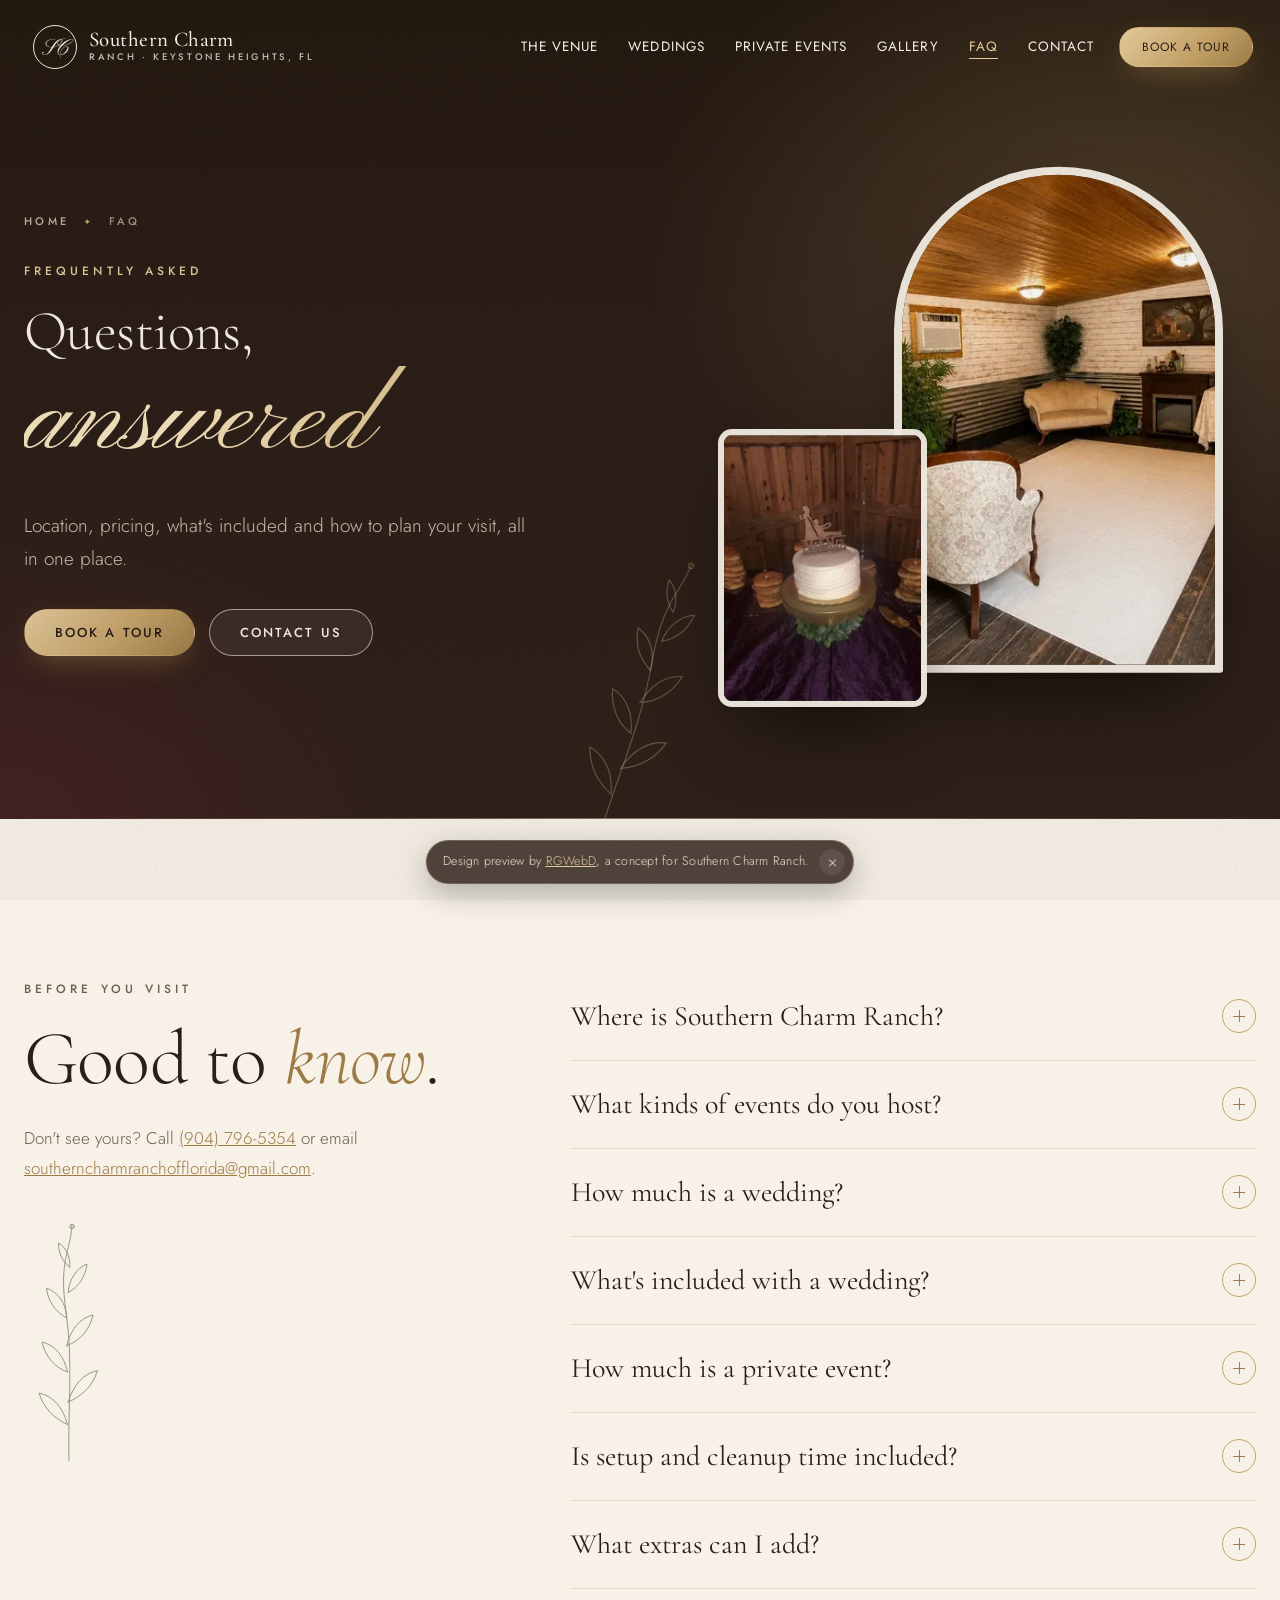
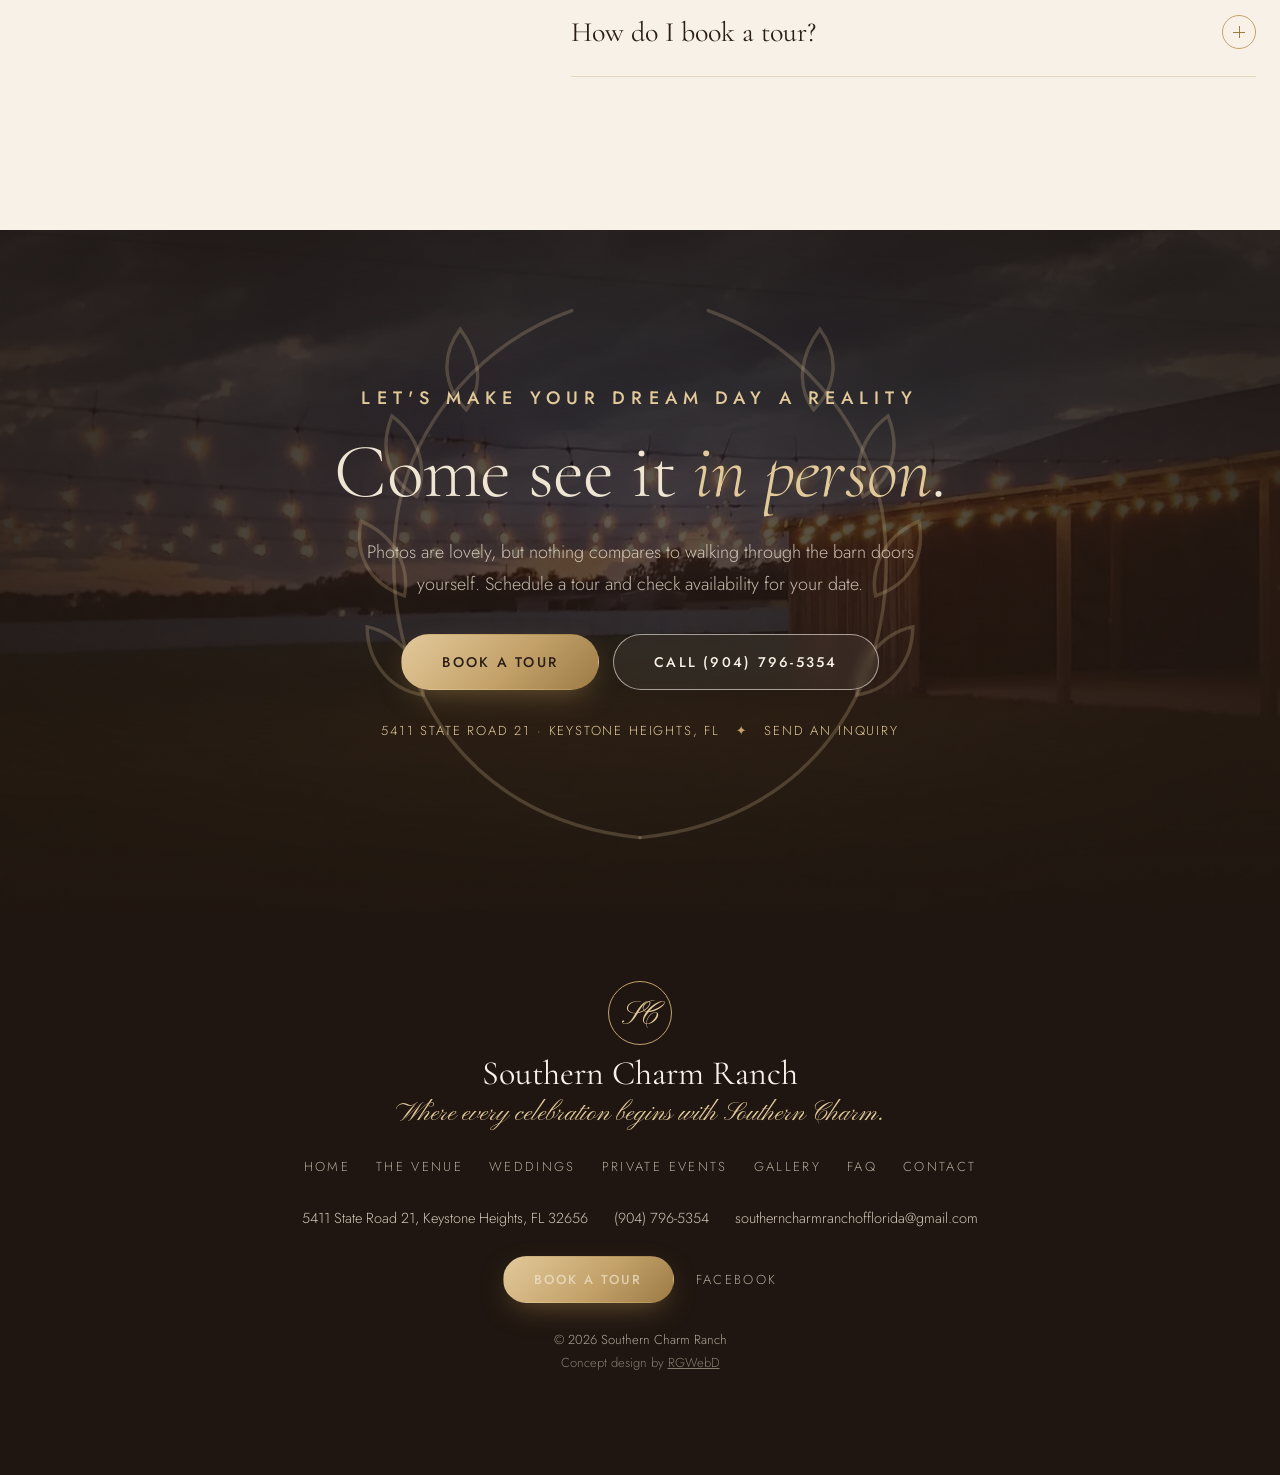
<file: faq.html>
<!doctype html>
<html lang="en">
<head>
  <meta charset="utf-8">
  <meta name="viewport" content="width=device-width, initial-scale=1, viewport-fit=cover">
  <title>FAQ | Pricing, What's Included & Tours | Southern Charm Ranch, Keystone Heights FL</title>
  <meta name="description" content="Answers about Southern Charm Ranch: location, events hosted, wedding and private event pricing, what's included, setup and cleanup time, enhancements and how to book a tour.">
  <link rel="canonical" href="https://rgwebd.github.io/southerncharmranch-preview/faq.html">
  <meta name="theme-color" content="#2b1e17">
  <meta name="robots" content="noindex, follow">
  <meta property="og:type" content="website">
  <meta property="og:site_name" content="Southern Charm Ranch">
  <meta property="og:title" content="FAQ | Pricing, What's Included & Tours | Southern Charm Ranch, Keystone Heights FL">
  <meta property="og:description" content="Answers about Southern Charm Ranch: location, events hosted, wedding and private event pricing, what's included, setup and cleanup time, enhancements and how to book a tour.">
  <meta property="og:url" content="https://rgwebd.github.io/southerncharmranch-preview/faq.html">
  <meta property="og:image" content="https://rgwebd.github.io/southerncharmranch-preview/images/lounge-settee.webp">
  <meta name="twitter:card" content="summary_large_image">
  <meta name="twitter:title" content="FAQ | Pricing, What's Included & Tours | Southern Charm Ranch, Keystone Heights FL">
  <meta name="twitter:description" content="Answers about Southern Charm Ranch: location, events hosted, wedding and private event pricing, what's included, setup and cleanup time, enhancements and how to book a tour.">
  <meta name="twitter:image" content="https://rgwebd.github.io/southerncharmranch-preview/images/lounge-settee.webp">
  <link rel="icon" href="favicon.svg" type="image/svg+xml">
  <link rel="preconnect" href="https://fonts.googleapis.com">
  <link rel="preconnect" href="https://fonts.gstatic.com" crossorigin>
  <link href="https://fonts.googleapis.com/css2?family=Cormorant+Garamond:ital,wght@0,300;0,400;0,500;0,600;1,300;1,400;1,500&family=Pinyon+Script&family=Jost:wght@300;400;500;600&display=swap" rel="stylesheet">
  <link rel="preload" as="image" href="images/lounge-settee.webp" imagesrcset="images/lounge-settee-sm.webp 800w, images/lounge-settee.webp 1536w" imagesizes="(max-width: 800px) 64vw, 28vw" type="image/webp">
  <link rel="stylesheet" href="styles.css">
  <script>document.documentElement.classList.add("js");</script>
  <script type="application/ld+json">
{
 "@context": "https://schema.org",
 "@graph": [
  {
   "@type": [
    "EventVenue",
    "LocalBusiness"
   ],
   "@id": "https://rgwebd.github.io/southerncharmranch-preview/#venue",
   "name": "Southern Charm Ranch",
   "alternateName": "Southern Charm Ranch of Florida",
   "slogan": "Where every celebration begins with Southern Charm.",
   "description": "Southern Charm Ranch is a rustic-elegant barn venue in Keystone Heights, Florida, designed for life's most meaningful celebrations: weddings, bridal and baby showers, birthdays, gender reveals and sprinkles, and corporate events.",
   "url": "https://rgwebd.github.io/southerncharmranch-preview/",
   "sameAs": [
    "https://southerncharmranchofflorida.com/",
    "https://www.facebook.com/profile.php?id=100063578530327"
   ],
   "image": [
    "https://rgwebd.github.io/southerncharmranch-preview/images/og.jpg",
    "https://rgwebd.github.io/southerncharmranch-preview/images/lights-barn.webp",
    "https://rgwebd.github.io/southerncharmranch-preview/images/vanity-room.webp",
    "https://rgwebd.github.io/southerncharmranch-preview/images/xdoors-chandelier.webp",
    "https://rgwebd.github.io/southerncharmranch-preview/images/ceremony-arch.webp"
   ],
   "telephone": "+1-904-796-5354",
   "email": "southerncharmranchofflorida@gmail.com",
   "priceRange": "$$",
   "address": {
    "@type": "PostalAddress",
    "streetAddress": "5411 State Road 21",
    "addressLocality": "Keystone Heights",
    "addressRegion": "FL",
    "postalCode": "32656",
    "addressCountry": "US"
   },
   "hasMap": "https://www.google.com/maps/search/?api=1&query=5411+State+Road+21+Keystone+Heights+FL+32656",
   "amenityFeature": [
    {
     "@type": "LocationFeatureSpecification",
     "name": "Barn and outdoor event space",
     "value": true
    },
    {
     "@type": "LocationFeatureSpecification",
     "name": "Bridal and Groom Suites",
     "value": true
    },
    {
     "@type": "LocationFeatureSpecification",
     "name": "Tables and chairs included",
     "value": true
    },
    {
     "@type": "LocationFeatureSpecification",
     "name": "On-site parking",
     "value": true
    },
    {
     "@type": "LocationFeatureSpecification",
     "name": "On-site restrooms",
     "value": true
    },
    {
     "@type": "LocationFeatureSpecification",
     "name": "Exclusive use of the property",
     "value": true
    }
   ],
   "potentialAction": {
    "@type": "ReserveAction",
    "name": "Book a tour",
    "target": "https://southerncharmranchoffloridallc.hbportal.co/public/6ac9522abd7fb6568a9b3215"
   }
  },
  {
   "@type": "WebPage",
   "@id": "https://rgwebd.github.io/southerncharmranch-preview/faq.html#webpage",
   "url": "https://rgwebd.github.io/southerncharmranch-preview/faq.html",
   "name": "FAQ | Pricing, What's Included & Tours | Southern Charm Ranch, Keystone Heights FL",
   "description": "Answers about Southern Charm Ranch: location, events hosted, wedding and private event pricing, what's included, setup and cleanup time, enhancements and how to book a tour.",
   "isPartOf": {
    "@type": "WebSite",
    "name": "Southern Charm Ranch",
    "url": "https://rgwebd.github.io/southerncharmranch-preview/"
   },
   "about": {
    "@id": "https://rgwebd.github.io/southerncharmranch-preview/#venue"
   },
   "primaryImageOfPage": "https://rgwebd.github.io/southerncharmranch-preview/images/lounge-settee.webp"
  },
  {
   "@type": "BreadcrumbList",
   "itemListElement": [
    {
     "@type": "ListItem",
     "position": 1,
     "name": "Home",
     "item": "https://rgwebd.github.io/southerncharmranch-preview/"
    },
    {
     "@type": "ListItem",
     "position": 2,
     "name": "FAQ",
     "item": "https://rgwebd.github.io/southerncharmranch-preview/faq.html"
    }
   ]
  },
  {
   "@type": "FAQPage",
   "mainEntity": [
    {
     "@type": "Question",
     "name": "Where is Southern Charm Ranch located?",
     "acceptedAnswer": {
      "@type": "Answer",
      "text": "Southern Charm Ranch is at 5411 State Road 21, Keystone Heights, FL 32656."
     }
    },
    {
     "@type": "Question",
     "name": "What kinds of events does Southern Charm Ranch host?",
     "acceptedAnswer": {
      "@type": "Answer",
      "text": "Weddings, bridal showers, baby showers, birthdays and special events, gender reveals, sprinkles, and corporate events."
     }
    },
    {
     "@type": "Question",
     "name": "How much does a wedding at Southern Charm Ranch cost?",
     "acceptedAnswer": {
      "@type": "Answer",
      "text": "Wedding packages start at $4,500 in Peak Season (March-May, October-November), $4,000 in Value Season (February, September, December) and $3,500 in Off-Peak Season (January, June-August). Holiday weekends and select dates may be subject to premium pricing."
     }
    },
    {
     "@type": "Question",
     "name": "What is included in a wedding package?",
     "acceptedAnswer": {
      "@type": "Answer",
      "text": "Every wedding package includes the entire day rental of the barn and outdoor event space, Bridal and Groom Suites, tables and chairs, parking, on-site restrooms, and exclusive use of the property."
     }
    },
    {
     "@type": "Question",
     "name": "How much does a private event cost?",
     "acceptedAnswer": {
      "@type": "Answer",
      "text": "Monday-Thursday private events start at $500 for 3 hours, $700 for 6 hours and $900 for 8 hours. Friday and Sunday rates are $700, $900 and $1,100. Saturday rates are $900, $1,100 and $1,300. Weekend packages depend on venue availability and existing wedding reservations."
     }
    },
    {
     "@type": "Question",
     "name": "Is setup and cleanup time included?",
     "acceptedAnswer": {
      "@type": "Answer",
      "text": "Yes. Every private event package includes 1 complimentary hour for setup and 1 complimentary hour for cleanup."
     }
    },
    {
     "@type": "Question",
     "name": "What optional enhancements are available?",
     "acceptedAnswer": {
      "@type": "Answer",
      "text": "Additional event time is $125 per hour and a cleanup service is $200. A Decorating Package, Fire Pit Package, Yard Games and a Coffee Bar are also available; contact the venue for details."
     }
    },
    {
     "@type": "Question",
     "name": "How do I book a tour?",
     "acceptedAnswer": {
      "@type": "Answer",
      "text": "Book a tour through the online inquiry and scheduling form at https://southerncharmranchoffloridallc.hbportal.co/public/6ac9522abd7fb6568a9b3215, call (904) 796-5354, or email southerncharmranchofflorida@gmail.com."
     }
    }
   ]
  }
 ]
}
  </script>
<script src="https://cosmiccallers.lovable.app/demo-track.js" data-demo="southerncharmranch-preview" defer></script>
</head>
<body class="page-faq">
  <a class="skip" href="#main">Skip to content</a>

  <div class="grain" aria-hidden="true"></div>
  <div class="progress" aria-hidden="true"><span></span></div>

  <aside class="preview-bar" role="note">
    <span>Design preview by <a href="https://github.com/RGWebD" rel="noopener">RGWebD</a><span class="pv-long">, a concept for Southern Charm Ranch</span>.</span>
    <button type="button" class="preview-bar__x" aria-label="Dismiss preview notice">&times;</button>
  </aside>

  <header class="nav" id="top">
    <a class="brand" href="./" aria-label="Southern Charm Ranch home">
      <span class="brand__mono" aria-hidden="true">SC</span>
      <span class="brand__text"><span class="brand__name">Southern Charm</span><span class="brand__sub">Ranch · Keystone Heights, FL</span></span>
    </a>
    <nav aria-label="Main">
      <ul id="menu" class="menu">
        <li><a href="venue.html">The Venue</a></li><li><a href="weddings.html">Weddings</a></li><li><a href="private-events.html">Private Events</a></li><li><a href="gallery.html">Gallery</a></li><li><a href="faq.html" aria-current="page">FAQ</a></li><li><a href="contact.html">Contact</a></li>
        <li class="menu__cta"><a class="btn btn--gold magnetic" href="https://southerncharmranchoffloridallc.hbportal.co/public/6ac9522abd7fb6568a9b3215" target="_blank" rel="noopener"><span>Book a Tour</span></a></li>
      </ul>
    </nav>
    <button class="menu-toggle" type="button" aria-expanded="false" aria-controls="menu" aria-label="Open menu"><span></span><span></span></button>
  </header>

  <main id="main">
    <section class="phero" aria-labelledby="page-title">
      <svg class="phero__sprig draw" viewBox="0 0 120 320" aria-hidden="true"><use href="#sprig"/></svg>
      <div class="wrap phero__grid">
        <div class="phero__copy">
          <nav class="phero__crumb phero__anim" aria-label="Breadcrumb"><a href="./">Home</a> <span aria-hidden="true">✦</span> <span aria-current="page">FAQ</span></nav>
          <p class="eyebrow phero__anim">Frequently Asked</p>
          <h1 id="page-title" class="phero__title"><span class="phero__line split">Questions,</span> <span class="phero__script">answered</span></h1>
          <p class="phero__lede phero__anim">Location, pricing, what's included and how to plan your visit, all in one place.</p>
          <div class="phero__cta phero__anim"><a class="btn btn--gold magnetic" href="https://southerncharmranchoffloridallc.hbportal.co/public/6ac9522abd7fb6568a9b3215" target="_blank" rel="noopener"><span>Book a Tour</span></a><a class="btn btn--ghost magnetic" href="contact.html"><span>Contact Us</span></a></div>
        </div>
        <div class="phero__media">
          <figure class="phero__arch" data-parallax="0.35"><img src="images/lounge-settee.webp" srcset="images/lounge-settee-sm.webp 800w, images/lounge-settee.webp 1536w" sizes="(max-width: 800px) 64vw, 28vw" width="1536" height="1024" decoding="async" alt="Lounge with a carved cream settee, white rug and fireplace" fetchpriority="high"></figure>
          <figure class="phero__small" data-parallax="-0.4"><img src="images/wedding-cake.webp" srcset="images/wedding-cake.webp 444w" sizes="(max-width: 800px) 40vw, 16vw" width="444" height="592" loading="lazy" decoding="async" alt="A white wedding cake with a rustic topper"></figure>
        </div>
      </div>
    </section>
    <!-- FAQ -->
    <section class="faq section" id="faq" aria-labelledby="faq-title">
      <div class="wrap faq__grid">
        <header>
          <p class="eyebrow reveal">Before You Visit</p>
          <h2 id="faq-title" class="display split">Good to <em>know</em>.</h2>
          <p class="reveal">Don't see yours? Call <a href="tel:+19047965354">(904)&nbsp;796‑5354</a> or email <a href="mailto:southerncharmranchofflorida@gmail.com">southerncharmranchofflorida@gmail.com</a>.</p>
          <svg class="faq__sprig draw" viewBox="0 0 120 320" aria-hidden="true"><use href="#sprig"/></svg>
        </header>
        <div class="faq__list">
          <details class="reveal"><summary>Where is Southern Charm Ranch?</summary><div><p>We're at <strong>5411 State Road 21, Keystone Heights, FL 32656</strong>. <a href="https://www.google.com/maps/search/?api=1&amp;query=5411+State+Road+21+Keystone+Heights+FL+32656" target="_blank" rel="noopener">Get directions →</a></p></div></details>
          <details class="reveal"><summary>What kinds of events do you host?</summary><div><p>Weddings, bridal and baby showers, birthdays and special events, gender reveals, sprinkles and more, plus corporate events.</p></div></details>
          <details class="reveal"><summary>How much is a wedding?</summary><div><p>Wedding packages start at <strong>$4,500</strong> in Peak Season (March–May, October–November), <strong>$4,000</strong> in Value Season (February, September, December) and <strong>$3,500</strong> in Off-Peak Season (January, June–August). Introductory pricing is available for a limited time. Holiday weekends and select dates may be subject to premium pricing.</p></div></details>
          <details class="reveal"><summary>What's included with a wedding?</summary><div><p>The entire day rental of the barn and outdoor event space, Bridal &amp; Groom Suites, tables and chairs, parking, on-site restrooms and exclusive use of the property.</p></div></details>
          <details class="reveal"><summary>How much is a private event?</summary><div><p>Monday–Thursday: $500 (3 hours), $700 (6 hours) or $900 (8 hours). Friday &amp; Sunday: $700, $900 or $1,100. Saturday: $900, $1,100 or $1,300. Weekend packages are available based on venue availability and existing wedding reservations.</p></div></details>
          <details class="reveal"><summary>Is setup and cleanup time included?</summary><div><p>Yes. Every private event package includes one complimentary hour for setup and one complimentary hour for cleanup.</p></div></details>
          <details class="reveal"><summary>What extras can I add?</summary><div><p>Additional event time is $125 per hour and a cleanup service is $200. We also offer a Decorating Package, Fire Pit Package, Yard Games and a Coffee Bar. Ask us for details.</p></div></details>
          <details class="reveal"><summary>How do I book a tour?</summary><div><p>Use our <a href="https://southerncharmranchoffloridallc.hbportal.co/public/6ac9522abd7fb6568a9b3215" target="_blank" rel="noopener">online inquiry &amp; tour scheduler</a>, call <a href="tel:+19047965354">(904) 796-5354</a>, or email us.</p></div></details>
        </div>
      </div>
    </section>
    <section class="cta-band" aria-labelledby="cta-title">
      <div class="cta-band__media" data-parallax="0.5" aria-hidden="true"><img src="images/lights-barn.webp" srcset="images/lights-barn-sm.webp 800w, images/lights-barn.webp 1920w" sizes="100vw" width="1920" height="857" loading="lazy" decoding="async" alt=""></div>
      <div class="cta-band__veil" aria-hidden="true"></div>
      <svg class="cta-band__wreath draw" viewBox="0 0 200 200" aria-hidden="true"><use href="#wreath"/></svg>
      <div class="wrap cta-band__inner">
        <p class="eyebrow reveal">Let's Make Your Dream Day a Reality</p>
        <h2 id="cta-title" class="display split">Come see it <em>in person</em>.</h2>
        <p class="reveal">Photos are lovely, but nothing compares to walking through the barn doors yourself. Schedule a tour and check availability for your date.</p>
        <div class="cta-band__btns reveal">
          <a class="btn btn--gold btn--lg magnetic" href="https://southerncharmranchoffloridallc.hbportal.co/public/6ac9522abd7fb6568a9b3215" target="_blank" rel="noopener"><span>Book a Tour</span></a>
          <a class="btn btn--ghost btn--lg magnetic" href="tel:+19047965354"><span>Call (904) 796-5354</span></a>
        </div>
        <p class="cta-band__meta reveal"><a href="https://www.google.com/maps/search/?api=1&amp;query=5411+State+Road+21+Keystone+Heights+FL+32656" target="_blank" rel="noopener">5411 State Road 21 · Keystone Heights, FL</a> <span aria-hidden="true">✦</span> <a href="contact.html">Send an inquiry</a></p>
      </div>
    </section>

  </main>

  <footer class="footer">
    <div class="wrap footer__inner">
      <div class="footer__brand">
        <span class="footer__mono" aria-hidden="true">SC</span>
        <p class="footer__name">Southern Charm Ranch</p>
        <p class="footer__tag">Where every celebration begins with Southern Charm.</p>
      </div>
      <nav class="footer__nav" aria-label="Footer">
        <a href="./">Home</a><a href="venue.html">The Venue</a><a href="weddings.html">Weddings</a><a href="private-events.html">Private Events</a><a href="gallery.html">Gallery</a><a href="faq.html">FAQ</a><a href="contact.html">Contact</a>
      </nav>
      <div class="footer__contact">
        <a href="https://www.google.com/maps/search/?api=1&amp;query=5411+State+Road+21+Keystone+Heights+FL+32656" target="_blank" rel="noopener">5411 State Road 21, Keystone Heights, FL 32656</a>
        <a href="tel:+19047965354">(904) 796-5354</a>
        <a href="mailto:southerncharmranchofflorida@gmail.com">southerncharmranchofflorida@gmail.com</a>
      </div>
      <div class="footer__actions">
        <a class="btn btn--gold magnetic" href="https://southerncharmranchoffloridallc.hbportal.co/public/6ac9522abd7fb6568a9b3215" target="_blank" rel="noopener"><span>Book a Tour</span></a>
        <a class="footer__social" href="https://www.facebook.com/profile.php?id=100063578530327" target="_blank" rel="noopener">Facebook</a>
      </div>
      <p class="footer__legal">© <span data-year>2026</span> Southern Charm Ranch<br><span class="footer__credit">Concept design by <a href="https://github.com/RGWebD" rel="noopener">RGWebD</a></span></p>
    </div>
  </footer>

  <!-- SVG sprites: botanical line art -->
  <svg width="0" height="0" style="position:absolute" aria-hidden="true">
    <defs>
      <symbol id="sprig" viewBox="0 0 120 320">
        <g fill="none" stroke="currentColor" stroke-width="1.3" stroke-linecap="round">
          <path d="M60 318 C 58 250, 66 190, 56 120 S 62 40, 64 4"/>
          <path d="M58 270 C 40 262, 26 248, 20 228 C 38 232, 52 246, 58 270Z"/>
          <path d="M59 240 C 78 232, 92 218, 98 198 C 80 202, 66 216, 59 240Z"/>
          <path d="M58 200 C 40 194, 28 178, 24 160 C 42 164, 54 180, 58 200Z"/>
          <path d="M57 165 C 76 158, 88 142, 92 124 C 74 128, 62 144, 57 165Z"/>
          <path d="M57 128 C 42 120, 32 106, 30 88 C 46 94, 56 108, 57 128Z"/>
          <path d="M59 94 C 74 86, 82 72, 84 56 C 70 62, 60 76, 59 94Z"/>
          <path d="M61 60 C 50 52, 46 40, 46 28 C 56 34, 62 46, 61 60Z"/>
          <circle cx="64" cy="6" r="3"/>
        </g>
      </symbol>
      <symbol id="flourish" viewBox="0 0 240 24">
        <g fill="none" stroke="currentColor" stroke-width="1.2" stroke-linecap="round">
          <path d="M4 12 C 40 12, 60 2, 96 12 M236 12 C 200 12, 180 2, 144 12"/>
          <path d="M120 3 C 126 9, 126 15, 120 21 C 114 15, 114 9, 120 3Z"/>
          <circle cx="104" cy="12" r="2"/><circle cx="136" cy="12" r="2"/>
        </g>
      </symbol>
      <symbol id="wreath" viewBox="0 0 200 200">
        <g fill="none" stroke="currentColor" stroke-width="1.1" stroke-linecap="round">
          <path d="M100 186 C 40 180, 14 130, 22 80 C 28 50, 50 26, 78 16"/>
          <path d="M100 186 C 160 180, 186 130, 178 80 C 172 50, 150 26, 122 16"/>
          <path d="M30 140 c -12 -2 -18 -12 -18 -22 c 10 2 18 12 18 22Z M24 108 c -12 -4 -16 -14 -14 -24 c 10 4 16 14 14 24Z M28 76 c -10 -6 -12 -16 -8 -26 c 8 6 12 16 8 26Z M44 48 c -8 -8 -8 -18 -2 -26 c 6 8 8 18 2 26Z"/>
          <path d="M170 140 c 12 -2 18 -12 18 -22 c -10 2 -18 12 -18 22Z M176 108 c 12 -4 16 -14 14 -24 c -10 4 -16 14 -14 24Z M172 76 c 10 -6 12 -16 8 -26 c -8 6 -12 16 -8 26Z M156 48 c 8 -8 8 -18 2 -26 c -6 8 -8 18 -2 26Z"/>
        </g>
      </symbol>
    </defs>
  </svg>

  <script src="script.js" defer></script>
</body>
</html>
</file>
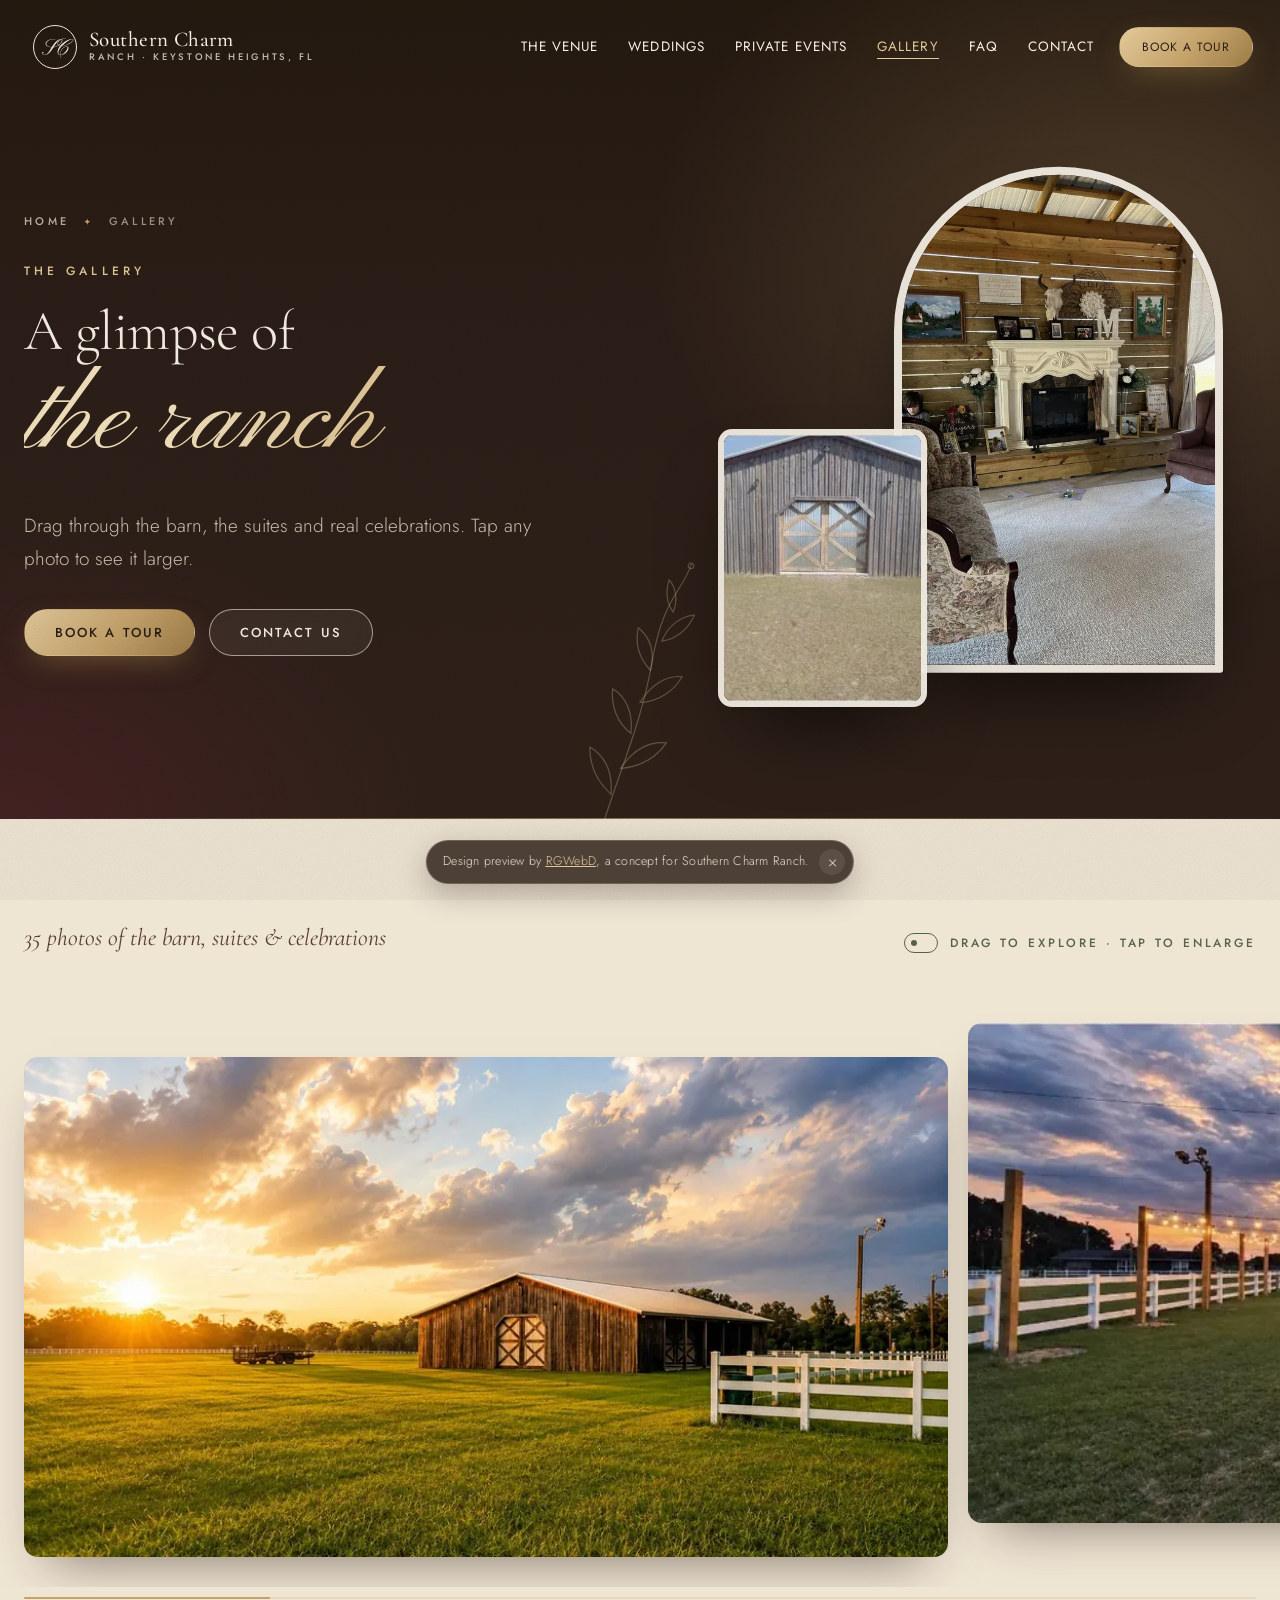
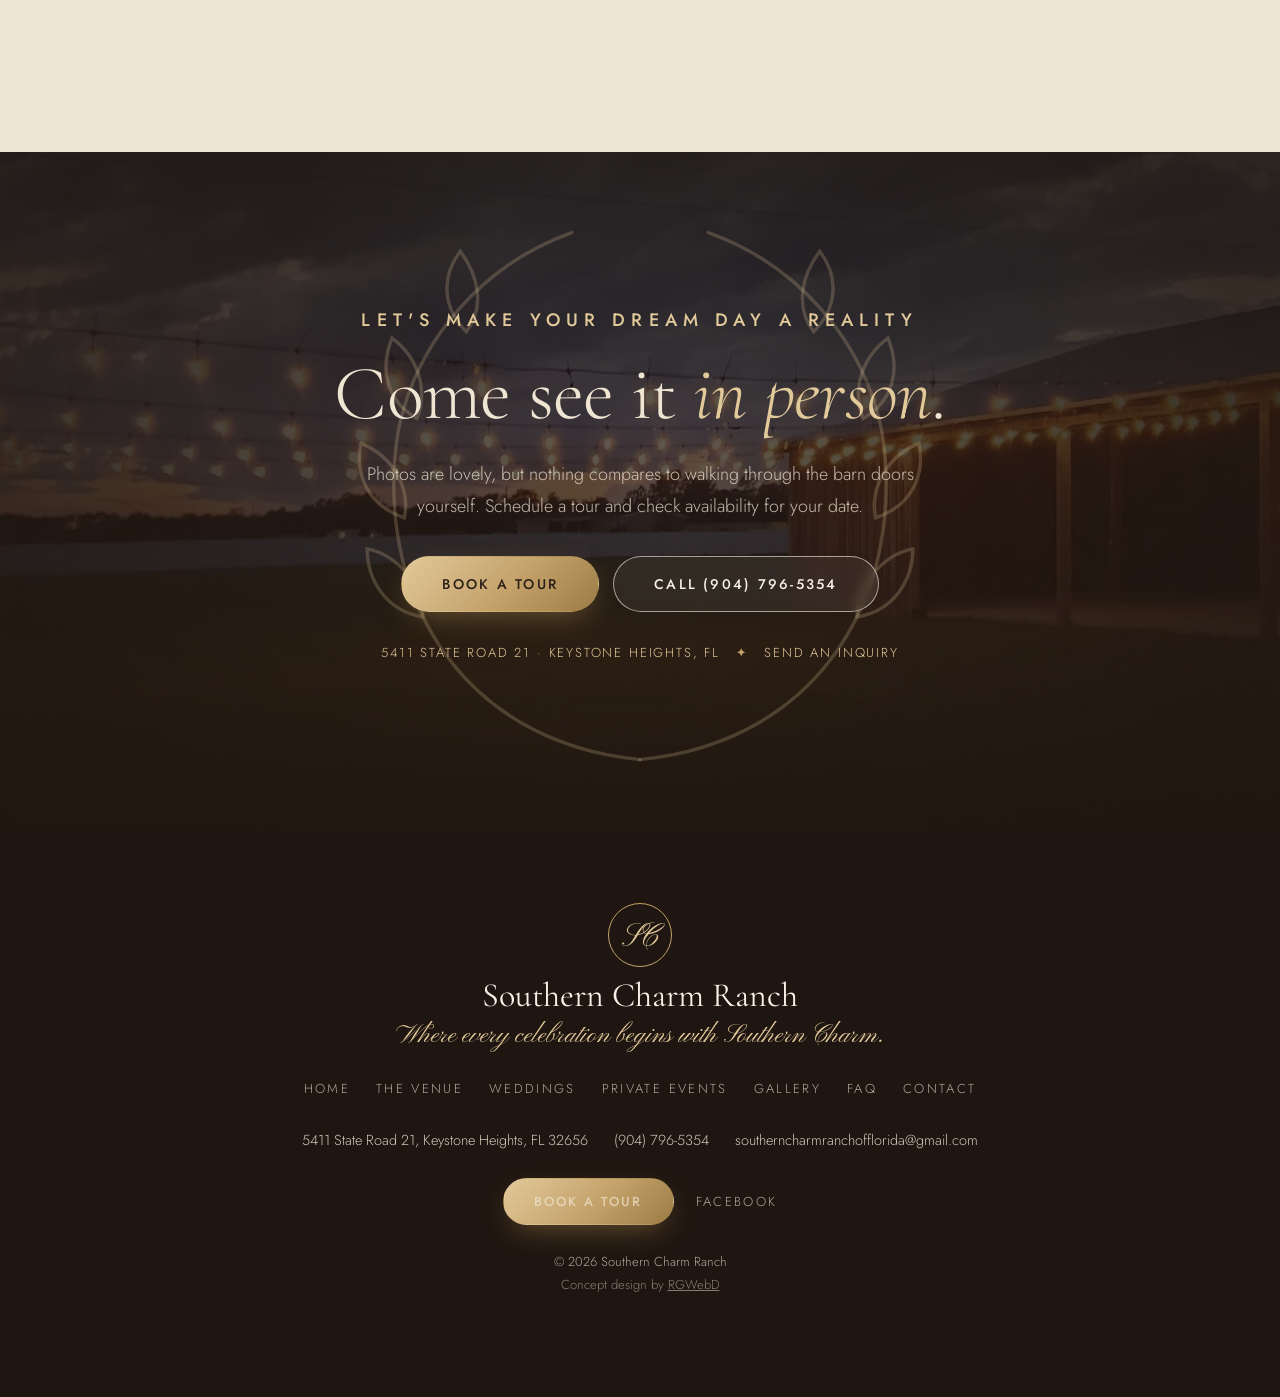
<file: gallery.html>
<!doctype html>
<html lang="en">
<head>
  <meta charset="utf-8">
  <meta name="viewport" content="width=device-width, initial-scale=1, viewport-fit=cover">
  <title>Gallery | Barn Wedding Venue Photos | Southern Charm Ranch, Keystone Heights FL</title>
  <meta name="description" content="Photos of Southern Charm Ranch: the chandelier-lit timber barn, Bridal & Groom Suites, reception setups and the grounds at sunset and by moonlight.">
  <link rel="canonical" href="https://rgwebd.github.io/southerncharmranch-preview/gallery.html">
  <meta name="theme-color" content="#2b1e17">
  <meta name="robots" content="noindex, follow">
  <meta property="og:type" content="website">
  <meta property="og:site_name" content="Southern Charm Ranch">
  <meta property="og:title" content="Gallery | Barn Wedding Venue Photos | Southern Charm Ranch, Keystone Heights FL">
  <meta property="og:description" content="Photos of Southern Charm Ranch: the chandelier-lit timber barn, Bridal & Groom Suites, reception setups and the grounds at sunset and by moonlight.">
  <meta property="og:url" content="https://rgwebd.github.io/southerncharmranch-preview/gallery.html">
  <meta property="og:image" content="https://rgwebd.github.io/southerncharmranch-preview/images/hero.webp">
  <meta name="twitter:card" content="summary_large_image">
  <meta name="twitter:title" content="Gallery | Barn Wedding Venue Photos | Southern Charm Ranch, Keystone Heights FL">
  <meta name="twitter:description" content="Photos of Southern Charm Ranch: the chandelier-lit timber barn, Bridal & Groom Suites, reception setups and the grounds at sunset and by moonlight.">
  <meta name="twitter:image" content="https://rgwebd.github.io/southerncharmranch-preview/images/hero.webp">
  <link rel="icon" href="favicon.svg" type="image/svg+xml">
  <link rel="preconnect" href="https://fonts.googleapis.com">
  <link rel="preconnect" href="https://fonts.gstatic.com" crossorigin>
  <link href="https://fonts.googleapis.com/css2?family=Cormorant+Garamond:ital,wght@0,300;0,400;0,500;0,600;1,300;1,400;1,500&family=Pinyon+Script&family=Jost:wght@300;400;500;600&display=swap" rel="stylesheet">
  <link rel="preload" as="image" href="images/barn-lounge.webp" imagesrcset="images/barn-lounge-sm.webp 600w, images/barn-lounge.webp 1200w" imagesizes="(max-width: 800px) 64vw, 28vw" type="image/webp">
  <link rel="stylesheet" href="styles.css">
  <script>document.documentElement.classList.add("js");</script>
  <script type="application/ld+json">
{
 "@context": "https://schema.org",
 "@graph": [
  {
   "@type": [
    "EventVenue",
    "LocalBusiness"
   ],
   "@id": "https://rgwebd.github.io/southerncharmranch-preview/#venue",
   "name": "Southern Charm Ranch",
   "alternateName": "Southern Charm Ranch of Florida",
   "slogan": "Where every celebration begins with Southern Charm.",
   "description": "Southern Charm Ranch is a rustic-elegant barn venue in Keystone Heights, Florida, designed for life's most meaningful celebrations: weddings, bridal and baby showers, birthdays, gender reveals and sprinkles, and corporate events.",
   "url": "https://rgwebd.github.io/southerncharmranch-preview/",
   "sameAs": [
    "https://southerncharmranchofflorida.com/",
    "https://www.facebook.com/profile.php?id=100063578530327"
   ],
   "image": [
    "https://rgwebd.github.io/southerncharmranch-preview/images/og.jpg",
    "https://rgwebd.github.io/southerncharmranch-preview/images/lights-barn.webp",
    "https://rgwebd.github.io/southerncharmranch-preview/images/vanity-room.webp",
    "https://rgwebd.github.io/southerncharmranch-preview/images/xdoors-chandelier.webp",
    "https://rgwebd.github.io/southerncharmranch-preview/images/ceremony-arch.webp"
   ],
   "telephone": "+1-904-796-5354",
   "email": "southerncharmranchofflorida@gmail.com",
   "priceRange": "$$",
   "address": {
    "@type": "PostalAddress",
    "streetAddress": "5411 State Road 21",
    "addressLocality": "Keystone Heights",
    "addressRegion": "FL",
    "postalCode": "32656",
    "addressCountry": "US"
   },
   "hasMap": "https://www.google.com/maps/search/?api=1&query=5411+State+Road+21+Keystone+Heights+FL+32656",
   "amenityFeature": [
    {
     "@type": "LocationFeatureSpecification",
     "name": "Barn and outdoor event space",
     "value": true
    },
    {
     "@type": "LocationFeatureSpecification",
     "name": "Bridal and Groom Suites",
     "value": true
    },
    {
     "@type": "LocationFeatureSpecification",
     "name": "Tables and chairs included",
     "value": true
    },
    {
     "@type": "LocationFeatureSpecification",
     "name": "On-site parking",
     "value": true
    },
    {
     "@type": "LocationFeatureSpecification",
     "name": "On-site restrooms",
     "value": true
    },
    {
     "@type": "LocationFeatureSpecification",
     "name": "Exclusive use of the property",
     "value": true
    }
   ],
   "potentialAction": {
    "@type": "ReserveAction",
    "name": "Book a tour",
    "target": "https://southerncharmranchoffloridallc.hbportal.co/public/6ac9522abd7fb6568a9b3215"
   }
  },
  {
   "@type": "WebPage",
   "@id": "https://rgwebd.github.io/southerncharmranch-preview/gallery.html#webpage",
   "url": "https://rgwebd.github.io/southerncharmranch-preview/gallery.html",
   "name": "Gallery | Barn Wedding Venue Photos | Southern Charm Ranch, Keystone Heights FL",
   "description": "Photos of Southern Charm Ranch: the chandelier-lit timber barn, Bridal & Groom Suites, reception setups and the grounds at sunset and by moonlight.",
   "isPartOf": {
    "@type": "WebSite",
    "name": "Southern Charm Ranch",
    "url": "https://rgwebd.github.io/southerncharmranch-preview/"
   },
   "about": {
    "@id": "https://rgwebd.github.io/southerncharmranch-preview/#venue"
   },
   "primaryImageOfPage": "https://rgwebd.github.io/southerncharmranch-preview/images/hero.webp"
  },
  {
   "@type": "BreadcrumbList",
   "itemListElement": [
    {
     "@type": "ListItem",
     "position": 1,
     "name": "Home",
     "item": "https://rgwebd.github.io/southerncharmranch-preview/"
    },
    {
     "@type": "ListItem",
     "position": 2,
     "name": "Gallery",
     "item": "https://rgwebd.github.io/southerncharmranch-preview/gallery.html"
    }
   ]
  }
 ]
}
  </script>
<script src="https://cosmiccallers.lovable.app/demo-track.js" data-demo="southerncharmranch-preview" defer></script>
</head>
<body class="page-gallery">
  <a class="skip" href="#main">Skip to content</a>

  <div class="grain" aria-hidden="true"></div>
  <div class="progress" aria-hidden="true"><span></span></div>

  <aside class="preview-bar" role="note">
    <span>Design preview by <a href="https://github.com/RGWebD" rel="noopener">RGWebD</a><span class="pv-long">, a concept for Southern Charm Ranch</span>.</span>
    <button type="button" class="preview-bar__x" aria-label="Dismiss preview notice">&times;</button>
  </aside>

  <header class="nav" id="top">
    <a class="brand" href="./" aria-label="Southern Charm Ranch home">
      <span class="brand__mono" aria-hidden="true">SC</span>
      <span class="brand__text"><span class="brand__name">Southern Charm</span><span class="brand__sub">Ranch · Keystone Heights, FL</span></span>
    </a>
    <nav aria-label="Main">
      <ul id="menu" class="menu">
        <li><a href="venue.html">The Venue</a></li><li><a href="weddings.html">Weddings</a></li><li><a href="private-events.html">Private Events</a></li><li><a href="gallery.html" aria-current="page">Gallery</a></li><li><a href="faq.html">FAQ</a></li><li><a href="contact.html">Contact</a></li>
        <li class="menu__cta"><a class="btn btn--gold magnetic" href="https://southerncharmranchoffloridallc.hbportal.co/public/6ac9522abd7fb6568a9b3215" target="_blank" rel="noopener"><span>Book a Tour</span></a></li>
      </ul>
    </nav>
    <button class="menu-toggle" type="button" aria-expanded="false" aria-controls="menu" aria-label="Open menu"><span></span><span></span></button>
  </header>

  <main id="main">
    <section class="phero" aria-labelledby="page-title">
      <svg class="phero__sprig draw" viewBox="0 0 120 320" aria-hidden="true"><use href="#sprig"/></svg>
      <div class="wrap phero__grid">
        <div class="phero__copy">
          <nav class="phero__crumb phero__anim" aria-label="Breadcrumb"><a href="./">Home</a> <span aria-hidden="true">✦</span> <span aria-current="page">Gallery</span></nav>
          <p class="eyebrow phero__anim">The Gallery</p>
          <h1 id="page-title" class="phero__title"><span class="phero__line split">A glimpse of</span> <span class="phero__script">the ranch</span></h1>
          <p class="phero__lede phero__anim">Drag through the barn, the suites and real celebrations. Tap any photo to see it larger.</p>
          <div class="phero__cta phero__anim"><a class="btn btn--gold magnetic" href="https://southerncharmranchoffloridallc.hbportal.co/public/6ac9522abd7fb6568a9b3215" target="_blank" rel="noopener"><span>Book a Tour</span></a><a class="btn btn--ghost magnetic" href="contact.html"><span>Contact Us</span></a></div>
        </div>
        <div class="phero__media">
          <figure class="phero__arch" data-parallax="0.35"><img src="images/barn-lounge.webp" srcset="images/barn-lounge-sm.webp 600w, images/barn-lounge.webp 1200w" sizes="(max-width: 800px) 64vw, 28vw" width="1200" height="1600" decoding="async" alt="The barn lounge: white mantel fireplace, tufted settees and armchairs on a cream rug" fetchpriority="high"></figure>
          <figure class="phero__small" data-parallax="-0.4"><img src="images/barn-xdoor.webp" srcset="images/barn-xdoor.webp 444w" sizes="(max-width: 800px) 40vw, 16vw" width="444" height="334" loading="lazy" decoding="async" alt="The weathered barn exterior with its X-braced door under a blue sky"></figure>
        </div>
      </div>
    </section>
    <!-- GALLERY -->
    <section class="gallery section section--cream" id="gallery" aria-label="Photo gallery">
      <div class="wrap gallery__head">
        <p class="gallery__count reveal">35 photos of the barn, suites &amp; celebrations</p>
        <p class="gallery__hint reveal" aria-hidden="true"><span class="gallery__hand"></span>Drag to explore · tap to enlarge</p>
      </div>
      <div class="rail" data-rail tabindex="0" aria-label="Venue photo gallery, scroll horizontally">
        <ul class="rail__track">
          <li><button class="g" type="button" data-full="images/hero.webp"><img src="images/hero-900.webp" width="900" height="487" loading="lazy" decoding="async" alt="The barn at twilight with the silo and white ranch fencing"></button></li>
          <li><button class="g" type="button" data-full="images/twilight-sky.webp"><img src="images/twilight-sky-sm.webp" width="800" height="379" loading="lazy" decoding="async" alt="A dramatic twilight sky over the lawn and the string-lit pavilion"></button></li>
          <li><button class="g" type="button" data-full="images/vanity-room.webp"><img src="images/vanity-room-sm.webp" width="800" height="533" loading="lazy" decoding="async" alt="Bridal vanity room with Hollywood-bulb mirrors and gold stools"></button></li>
          <li><button class="g" type="button" data-full="images/ceremony-arch.webp"><img src="images/ceremony-arch.webp" width="444" height="592" loading="lazy" decoding="async" alt="A draped ceremony arch above rows of white chairs"></button></li>
          <li><button class="g" type="button" data-full="images/couple-chandeliers.webp"><img src="images/couple-chandeliers.webp" width="444" height="750" loading="lazy" decoding="async" alt="Black-and-white portrait of a couple beneath the chandeliers"></button></li>
          <li><button class="g" type="button" data-full="images/table-to-barn.webp"><img src="images/table-to-barn-sm.webp" width="600" height="800" loading="lazy" decoding="async" alt="A long farm table leading into the chandelier-lit barn"></button></li>
          <li><button class="g" type="button" data-full="images/bridal-lounge.webp"><img src="images/bridal-lounge-sm.webp" width="800" height="380" loading="lazy" decoding="async" alt="Bridal lounge with a gown on display and a fireplace"></button></li>
          <li><button class="g" type="button" data-full="images/aisle-sky.webp"><img src="images/aisle-sky.webp" width="444" height="593" loading="lazy" decoding="async" alt="White chairs and aisle runner under a blue sky"></button></li>
          <li><button class="g" type="button" data-full="images/gold-chargers.webp"><img src="images/gold-chargers-sm.webp" width="600" height="800" loading="lazy" decoding="async" alt="Farm table with gold chargers and a floral runner"></button></li>
          <li><button class="g" type="button" data-full="images/lights-fence.webp"><img src="images/lights-fence-sm.webp" width="800" height="357" loading="lazy" decoding="async" alt="String lights over the lawn and white fence at twilight"></button></li>
          <li><button class="g" type="button" data-full="images/couple-fence.webp"><img src="images/couple-fence.webp" width="430" height="646" loading="lazy" decoding="async" alt="A Marine in dress blues and his bride by the ranch fence"></button></li>
          <li><button class="g" type="button" data-full="images/draped-ceiling.webp"><img src="images/draped-ceiling-sm.webp" width="600" height="800" loading="lazy" decoding="async" alt="The barn dressed with white fabric swags and a chandelier"></button></li>
          <li><button class="g" type="button" data-full="images/lounge-settee.webp"><img src="images/lounge-settee-sm.webp" width="800" height="533" loading="lazy" decoding="async" alt="Lounge with a carved cream settee, white rug and fireplace"></button></li>
          <li><button class="g" type="button" data-full="images/curtain-ceremony.webp"><img src="images/curtain-ceremony.webp" width="444" height="591" loading="lazy" decoding="async" alt="Barn curtains framing ceremony chairs on the lawn"></button></li>
          <li><button class="g" type="button" data-full="images/chandelier-glow.webp"><img src="images/chandelier-glow.webp" width="444" height="843" loading="lazy" decoding="async" alt="A crystal chandelier glowing beneath the rafters"></button></li>
          <li><button class="g" type="button" data-full="images/bride-field.webp"><img src="images/bride-field.webp" width="431" height="504" loading="lazy" decoding="async" alt="A bride in a lace gown in the sunlit field"></button></li>
          <li><button class="g" type="button" data-full="images/porch-tables.webp"><img src="images/porch-tables-sm.webp" width="600" height="800" loading="lazy" decoding="async" alt="Long tables with gold chargers and greenery set for dinner"></button></li>
          <li><button class="g" type="button" data-full="images/groom-room.webp"><img src="images/groom-room-sm.webp" width="800" height="379" loading="lazy" decoding="async" alt="Groom's room with a pink armchair and dark dining table"></button></li>
          <li><button class="g" type="button" data-full="images/xdoors-chandelier.webp"><img src="images/xdoors-chandelier-sm.webp" width="600" height="800" loading="lazy" decoding="async" alt="A chandelier above the barn's X-braced doors"></button></li>
          <li><button class="g" type="button" data-full="images/couple-settee.webp"><img src="images/couple-settee-sm.webp" width="635" height="800" loading="lazy" decoding="async" alt="Newlyweds on a floral settee on the lawn"></button></li>
          <li><button class="g" type="button" data-full="images/navy-table.webp"><img src="images/navy-table-sm.webp" width="800" height="775" loading="lazy" decoding="async" alt="Round table with navy linens and gold chargers"></button></li>
          <li><button class="g" type="button" data-full="images/drapes-navy.webp"><img src="images/drapes-navy-sm.webp" width="600" height="800" loading="lazy" decoding="async" alt="White drapes tied back along the barn with navy tables"></button></li>
          <li><button class="g" type="button" data-full="images/vanity-wide.webp"><img src="images/vanity-wide-sm.webp" width="800" height="380" loading="lazy" decoding="async" alt="The full bridal vanity room with two mirrored counters"></button></li>
          <li><button class="g" type="button" data-full="images/cross-mums.webp"><img src="images/cross-mums-sm.webp" width="600" height="800" loading="lazy" decoding="async" alt="A wooden cross dressed with flowers and mums on the lawn"></button></li>
          <li><button class="g" type="button" data-full="images/burgundy-table.webp"><img src="images/burgundy-table-sm.webp" width="600" height="800" loading="lazy" decoding="async" alt="A burgundy-draped table with candles and greenery"></button></li>
          <li><button class="g" type="button" data-full="images/barn-fireplace.webp"><img src="images/barn-fireplace-sm.webp" width="600" height="800" loading="lazy" decoding="async" alt="The barn's white fireplace wall with drapes and armchairs"></button></li>
          <li><button class="g" type="button" data-full="images/bride-bridesmaid.webp"><img src="images/bride-bridesmaid.webp" width="444" height="435" loading="lazy" decoding="async" alt="A bride and her bridesmaid in burgundy on the lawn"></button></li>
          <li><button class="g" type="button" data-full="images/long-table.webp"><img src="images/long-table-sm.webp" width="600" height="800" loading="lazy" decoding="async" alt="A long wooden table with greenery and a burlap runner"></button></li>
          <li><button class="g" type="button" data-full="images/chandelier-navy.webp"><img src="images/chandelier-navy.webp" width="444" height="592" loading="lazy" decoding="async" alt="A chandelier above navy-linen round tables"></button></li>
          <li><button class="g" type="button" data-full="images/wedding-cake.webp"><img src="images/wedding-cake.webp" width="444" height="592" loading="lazy" decoding="async" alt="A white wedding cake with a rustic topper"></button></li>
          <li><button class="g" type="button" data-full="images/armchairs-field.webp"><img src="images/armchairs-field-sm.webp" width="600" height="800" loading="lazy" decoding="async" alt="Leather armchairs inside the barn with curtains open to the field"></button></li>
          <li><button class="g" type="button" data-full="images/buffet.webp"><img src="images/buffet-sm.webp" width="450" height="800" loading="lazy" decoding="async" alt="A long buffet line with greenery in the barn"></button></li>
          <li><button class="g" type="button" data-full="images/rustic-bar.webp"><img src="images/rustic-bar-sm.webp" width="800" height="800" loading="lazy" decoding="async" alt="A rustic pallet bar with greenery inside the barn"></button></li>
          <li><button class="g" type="button" data-full="images/dessert-table.webp"><img src="images/dessert-table.webp" width="444" height="511" loading="lazy" decoding="async" alt="A dessert table with a chalkboard welcome sign"></button></li>
          <li><button class="g" type="button" data-full="images/sunset-barn.webp"><img src="images/sunset-barn-640.webp" width="640" height="299" loading="lazy" decoding="async" alt="The barn beneath a fiery orange sunset"></button></li>
        </ul>
      </div>
      <div class="rail__bar wrap" aria-hidden="true"><span></span></div>
    </section>
    <section class="cta-band" aria-labelledby="cta-title">
      <div class="cta-band__media" data-parallax="0.5" aria-hidden="true"><img src="images/lights-barn.webp" srcset="images/lights-barn-sm.webp 800w, images/lights-barn.webp 1920w" sizes="100vw" width="1920" height="857" loading="lazy" decoding="async" alt=""></div>
      <div class="cta-band__veil" aria-hidden="true"></div>
      <svg class="cta-band__wreath draw" viewBox="0 0 200 200" aria-hidden="true"><use href="#wreath"/></svg>
      <div class="wrap cta-band__inner">
        <p class="eyebrow reveal">Let's Make Your Dream Day a Reality</p>
        <h2 id="cta-title" class="display split">Come see it <em>in person</em>.</h2>
        <p class="reveal">Photos are lovely, but nothing compares to walking through the barn doors yourself. Schedule a tour and check availability for your date.</p>
        <div class="cta-band__btns reveal">
          <a class="btn btn--gold btn--lg magnetic" href="https://southerncharmranchoffloridallc.hbportal.co/public/6ac9522abd7fb6568a9b3215" target="_blank" rel="noopener"><span>Book a Tour</span></a>
          <a class="btn btn--ghost btn--lg magnetic" href="tel:+19047965354"><span>Call (904) 796-5354</span></a>
        </div>
        <p class="cta-band__meta reveal"><a href="https://www.google.com/maps/search/?api=1&amp;query=5411+State+Road+21+Keystone+Heights+FL+32656" target="_blank" rel="noopener">5411 State Road 21 · Keystone Heights, FL</a> <span aria-hidden="true">✦</span> <a href="contact.html">Send an inquiry</a></p>
      </div>
    </section>

  </main>

  <footer class="footer">
    <div class="wrap footer__inner">
      <div class="footer__brand">
        <span class="footer__mono" aria-hidden="true">SC</span>
        <p class="footer__name">Southern Charm Ranch</p>
        <p class="footer__tag">Where every celebration begins with Southern Charm.</p>
      </div>
      <nav class="footer__nav" aria-label="Footer">
        <a href="./">Home</a><a href="venue.html">The Venue</a><a href="weddings.html">Weddings</a><a href="private-events.html">Private Events</a><a href="gallery.html">Gallery</a><a href="faq.html">FAQ</a><a href="contact.html">Contact</a>
      </nav>
      <div class="footer__contact">
        <a href="https://www.google.com/maps/search/?api=1&amp;query=5411+State+Road+21+Keystone+Heights+FL+32656" target="_blank" rel="noopener">5411 State Road 21, Keystone Heights, FL 32656</a>
        <a href="tel:+19047965354">(904) 796-5354</a>
        <a href="mailto:southerncharmranchofflorida@gmail.com">southerncharmranchofflorida@gmail.com</a>
      </div>
      <div class="footer__actions">
        <a class="btn btn--gold magnetic" href="https://southerncharmranchoffloridallc.hbportal.co/public/6ac9522abd7fb6568a9b3215" target="_blank" rel="noopener"><span>Book a Tour</span></a>
        <a class="footer__social" href="https://www.facebook.com/profile.php?id=100063578530327" target="_blank" rel="noopener">Facebook</a>
      </div>
      <p class="footer__legal">© <span data-year>2026</span> Southern Charm Ranch<br><span class="footer__credit">Concept design by <a href="https://github.com/RGWebD" rel="noopener">RGWebD</a></span></p>
    </div>
  </footer>
  <!-- Lightbox -->
  <div class="lb" role="dialog" aria-modal="true" aria-label="Photo viewer" hidden>
    <button class="lb__close" type="button" aria-label="Close">&times;</button>
    <button class="lb__nav lb__prev" type="button" aria-label="Previous photo">‹</button>
    <figure><img alt="" src="[data-uri]" decoding="async"><figcaption></figcaption></figure>
    <button class="lb__nav lb__next" type="button" aria-label="Next photo">›</button>
  </div>

  <!-- SVG sprites: botanical line art -->
  <svg width="0" height="0" style="position:absolute" aria-hidden="true">
    <defs>
      <symbol id="sprig" viewBox="0 0 120 320">
        <g fill="none" stroke="currentColor" stroke-width="1.3" stroke-linecap="round">
          <path d="M60 318 C 58 250, 66 190, 56 120 S 62 40, 64 4"/>
          <path d="M58 270 C 40 262, 26 248, 20 228 C 38 232, 52 246, 58 270Z"/>
          <path d="M59 240 C 78 232, 92 218, 98 198 C 80 202, 66 216, 59 240Z"/>
          <path d="M58 200 C 40 194, 28 178, 24 160 C 42 164, 54 180, 58 200Z"/>
          <path d="M57 165 C 76 158, 88 142, 92 124 C 74 128, 62 144, 57 165Z"/>
          <path d="M57 128 C 42 120, 32 106, 30 88 C 46 94, 56 108, 57 128Z"/>
          <path d="M59 94 C 74 86, 82 72, 84 56 C 70 62, 60 76, 59 94Z"/>
          <path d="M61 60 C 50 52, 46 40, 46 28 C 56 34, 62 46, 61 60Z"/>
          <circle cx="64" cy="6" r="3"/>
        </g>
      </symbol>
      <symbol id="flourish" viewBox="0 0 240 24">
        <g fill="none" stroke="currentColor" stroke-width="1.2" stroke-linecap="round">
          <path d="M4 12 C 40 12, 60 2, 96 12 M236 12 C 200 12, 180 2, 144 12"/>
          <path d="M120 3 C 126 9, 126 15, 120 21 C 114 15, 114 9, 120 3Z"/>
          <circle cx="104" cy="12" r="2"/><circle cx="136" cy="12" r="2"/>
        </g>
      </symbol>
      <symbol id="wreath" viewBox="0 0 200 200">
        <g fill="none" stroke="currentColor" stroke-width="1.1" stroke-linecap="round">
          <path d="M100 186 C 40 180, 14 130, 22 80 C 28 50, 50 26, 78 16"/>
          <path d="M100 186 C 160 180, 186 130, 178 80 C 172 50, 150 26, 122 16"/>
          <path d="M30 140 c -12 -2 -18 -12 -18 -22 c 10 2 18 12 18 22Z M24 108 c -12 -4 -16 -14 -14 -24 c 10 4 16 14 14 24Z M28 76 c -10 -6 -12 -16 -8 -26 c 8 6 12 16 8 26Z M44 48 c -8 -8 -8 -18 -2 -26 c 6 8 8 18 2 26Z"/>
          <path d="M170 140 c 12 -2 18 -12 18 -22 c -10 2 -18 12 -18 22Z M176 108 c 12 -4 16 -14 14 -24 c -10 4 -16 14 -14 24Z M172 76 c 10 -6 12 -16 8 -26 c -8 6 -12 16 -8 26Z M156 48 c 8 -8 8 -18 2 -26 c -6 8 -8 18 -2 26Z"/>
        </g>
      </symbol>
    </defs>
  </svg>

  <script src="script.js" defer></script>
</body>
</html>
</file>
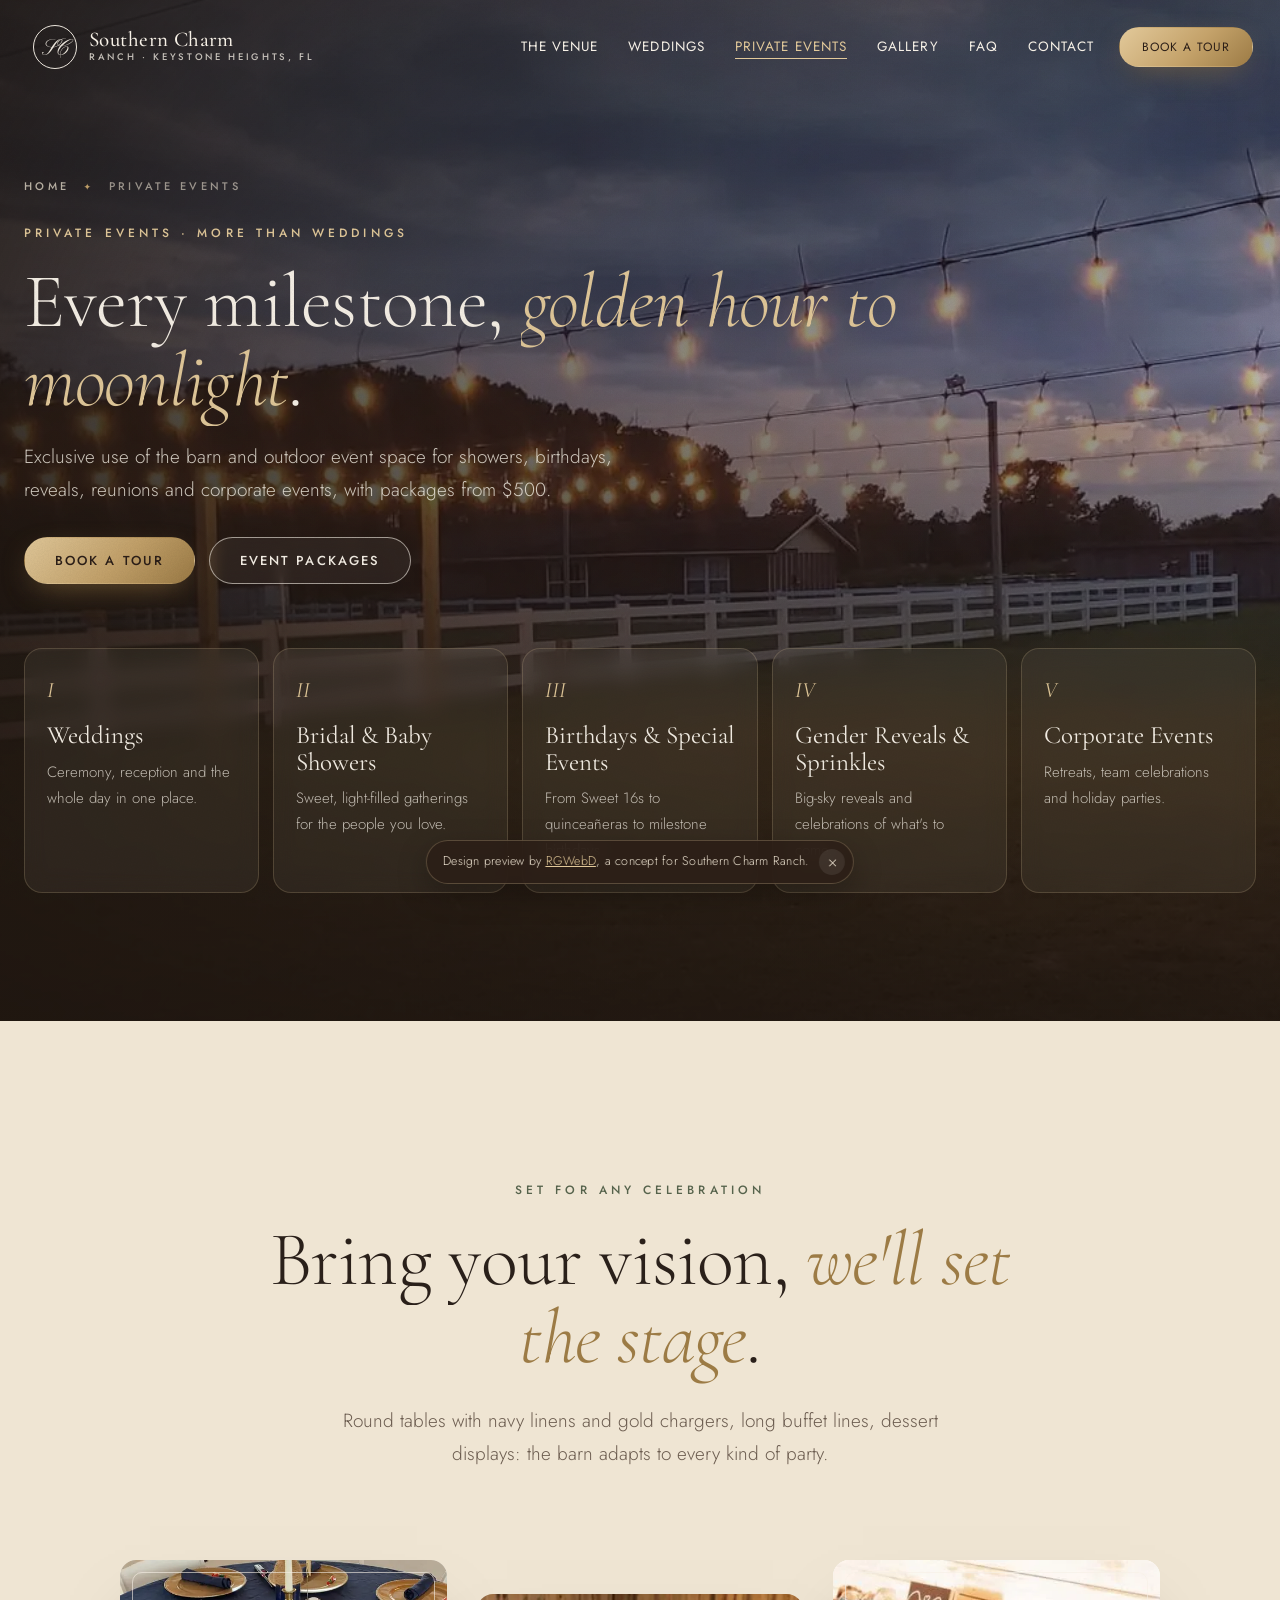
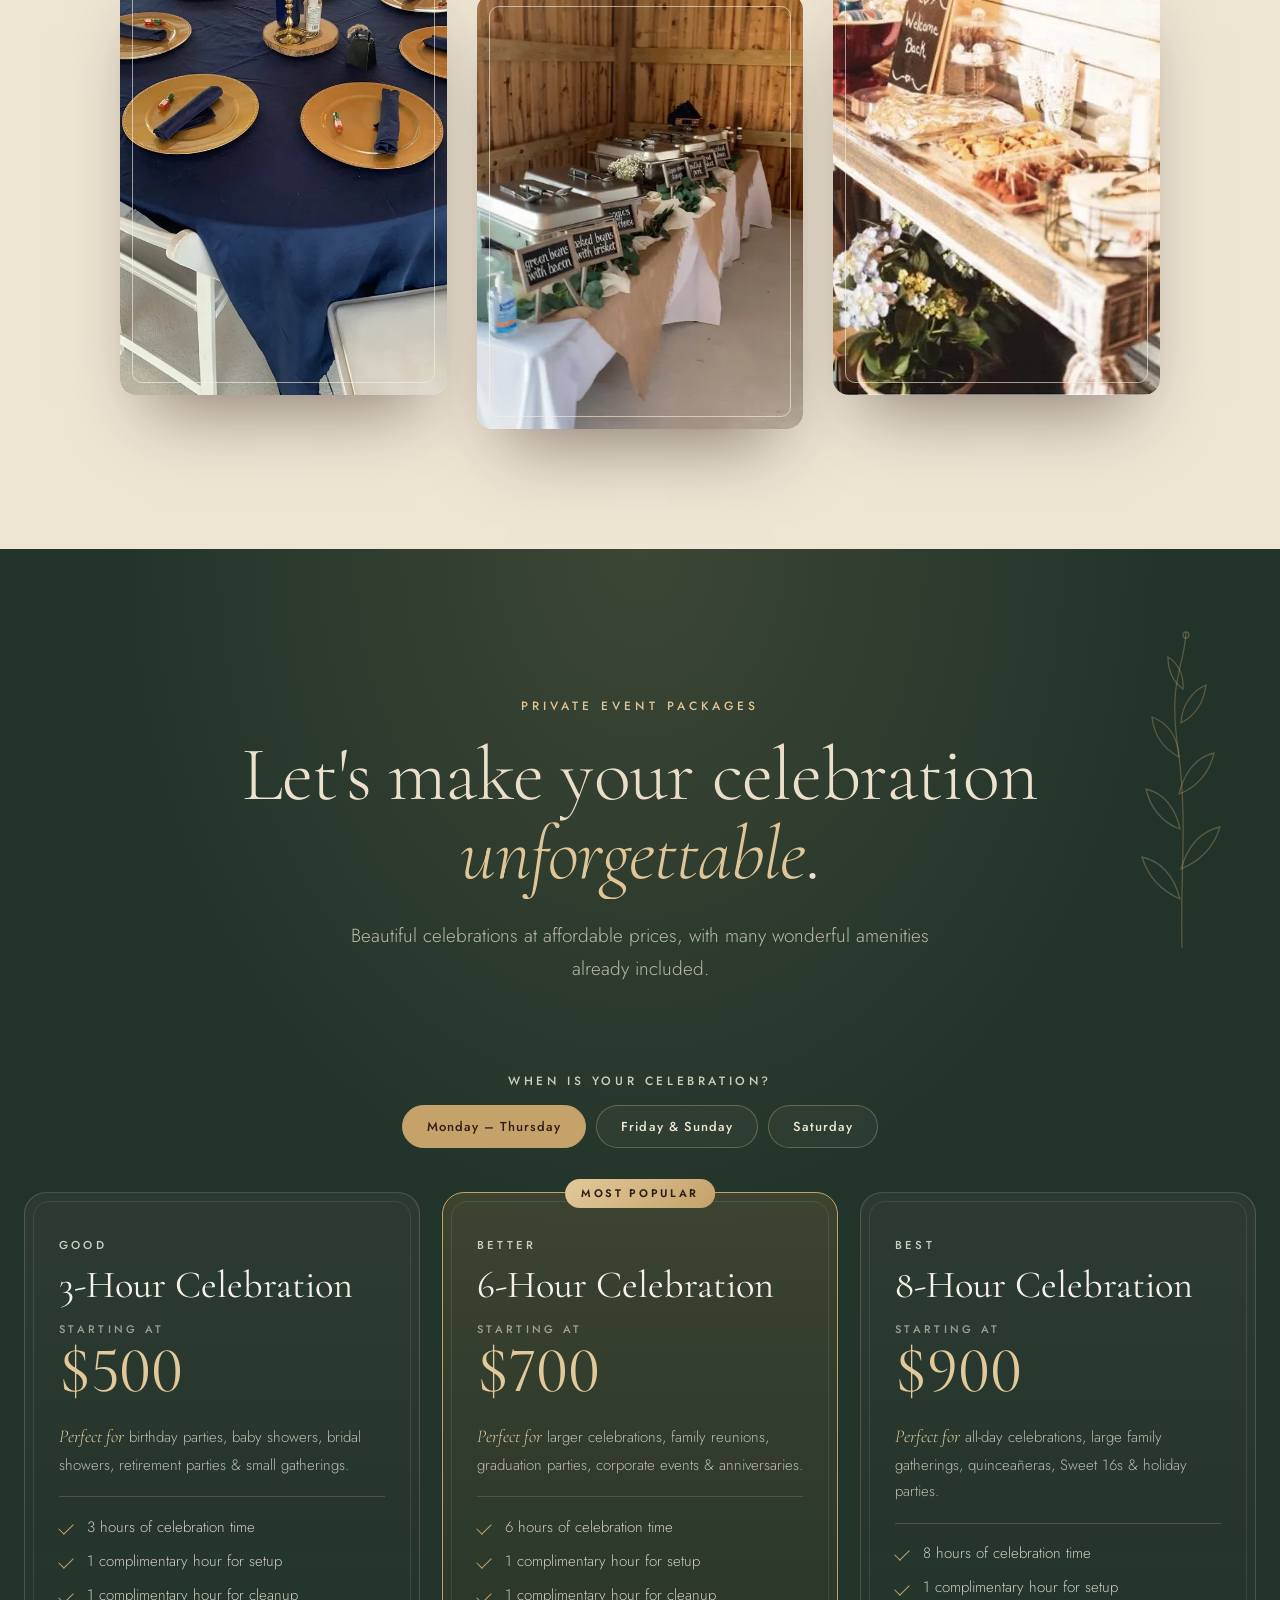
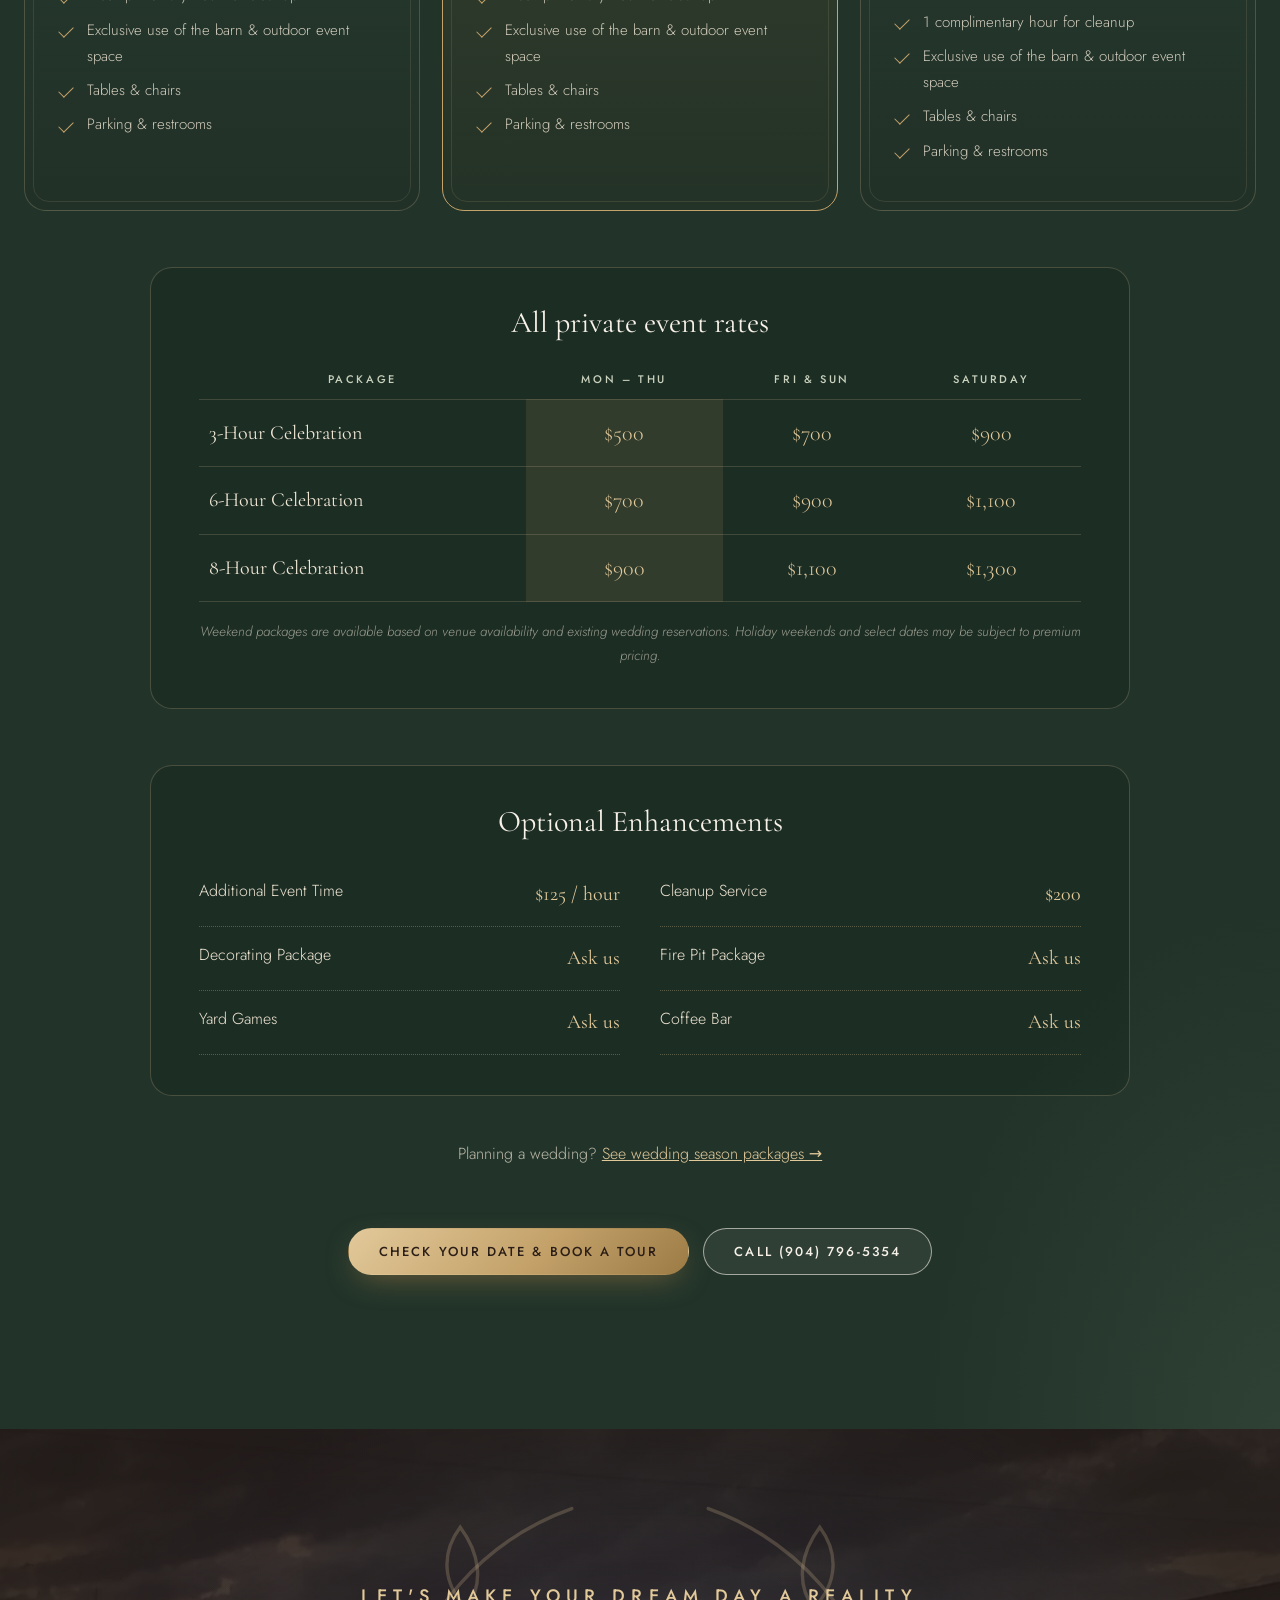
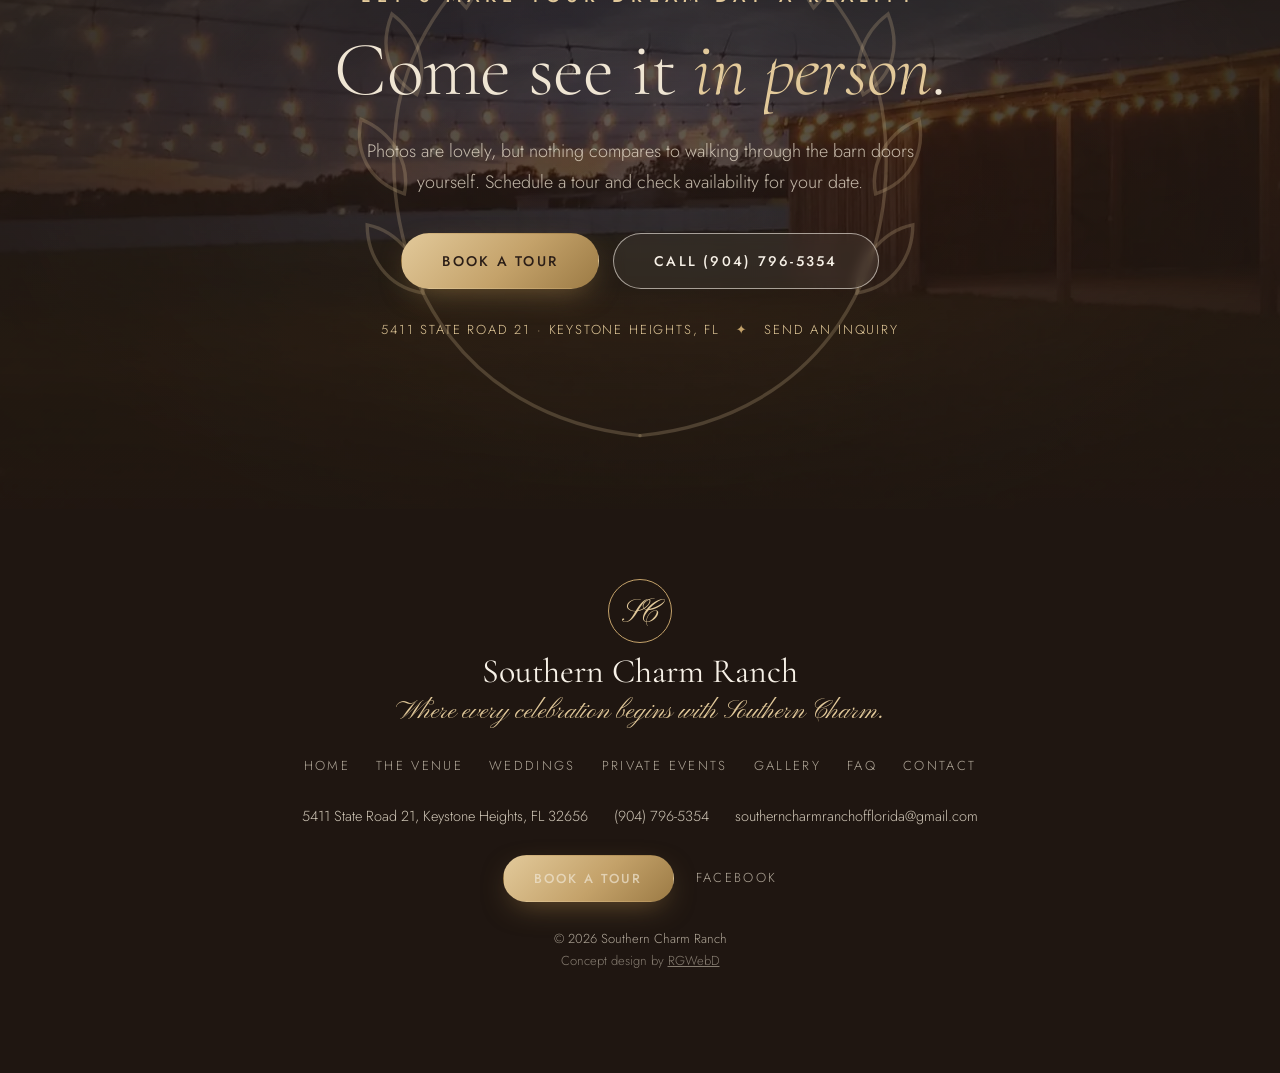
<file: private-events.html>
<!doctype html>
<html lang="en">
<head>
  <meta charset="utf-8">
  <meta name="viewport" content="width=device-width, initial-scale=1, viewport-fit=cover">
  <title>Private Event Packages from $500 | Showers, Birthdays & Corporate Events | Southern Charm Ranch</title>
  <meta name="description" content="Host bridal and baby showers, birthdays, gender reveals, reunions and corporate events at Southern Charm Ranch in Keystone Heights, FL. 3, 6 and 8-hour packages from $500, with setup and cleanup hours included.">
  <link rel="canonical" href="https://rgwebd.github.io/southerncharmranch-preview/private-events.html">
  <meta name="theme-color" content="#2b1e17">
  <meta name="robots" content="noindex, follow">
  <meta property="og:type" content="website">
  <meta property="og:site_name" content="Southern Charm Ranch">
  <meta property="og:title" content="Private Event Packages from $500 | Showers, Birthdays & Corporate Events | Southern Charm Ranch">
  <meta property="og:description" content="Host bridal and baby showers, birthdays, gender reveals, reunions and corporate events at Southern Charm Ranch in Keystone Heights, FL. 3, 6 and 8-hour packages from $500, with setup and cleanup hours included.">
  <meta property="og:url" content="https://rgwebd.github.io/southerncharmranch-preview/private-events.html">
  <meta property="og:image" content="https://rgwebd.github.io/southerncharmranch-preview/images/lights-fence.webp">
  <meta name="twitter:card" content="summary_large_image">
  <meta name="twitter:title" content="Private Event Packages from $500 | Showers, Birthdays & Corporate Events | Southern Charm Ranch">
  <meta name="twitter:description" content="Host bridal and baby showers, birthdays, gender reveals, reunions and corporate events at Southern Charm Ranch in Keystone Heights, FL. 3, 6 and 8-hour packages from $500, with setup and cleanup hours included.">
  <meta name="twitter:image" content="https://rgwebd.github.io/southerncharmranch-preview/images/lights-fence.webp">
  <link rel="icon" href="favicon.svg" type="image/svg+xml">
  <link rel="preconnect" href="https://fonts.googleapis.com">
  <link rel="preconnect" href="https://fonts.gstatic.com" crossorigin>
  <link href="https://fonts.googleapis.com/css2?family=Cormorant+Garamond:ital,wght@0,300;0,400;0,500;0,600;1,300;1,400;1,500&family=Pinyon+Script&family=Jost:wght@300;400;500;600&display=swap" rel="stylesheet">
  <link rel="preload" as="image" href="images/lights-fence.webp" imagesrcset="images/lights-fence-sm.webp 800w, images/lights-fence.webp 1920w" imagesizes="100vw" type="image/webp">
  <link rel="stylesheet" href="styles.css">
  <script>document.documentElement.classList.add("js");</script>
  <script type="application/ld+json">
{
 "@context": "https://schema.org",
 "@graph": [
  {
   "@type": [
    "EventVenue",
    "LocalBusiness"
   ],
   "@id": "https://rgwebd.github.io/southerncharmranch-preview/#venue",
   "name": "Southern Charm Ranch",
   "alternateName": "Southern Charm Ranch of Florida",
   "slogan": "Where every celebration begins with Southern Charm.",
   "description": "Southern Charm Ranch is a rustic-elegant barn venue in Keystone Heights, Florida, designed for life's most meaningful celebrations: weddings, bridal and baby showers, birthdays, gender reveals and sprinkles, and corporate events.",
   "url": "https://rgwebd.github.io/southerncharmranch-preview/",
   "sameAs": [
    "https://southerncharmranchofflorida.com/",
    "https://www.facebook.com/profile.php?id=100063578530327"
   ],
   "image": [
    "https://rgwebd.github.io/southerncharmranch-preview/images/og.jpg",
    "https://rgwebd.github.io/southerncharmranch-preview/images/lights-barn.webp",
    "https://rgwebd.github.io/southerncharmranch-preview/images/vanity-room.webp",
    "https://rgwebd.github.io/southerncharmranch-preview/images/xdoors-chandelier.webp",
    "https://rgwebd.github.io/southerncharmranch-preview/images/ceremony-arch.webp"
   ],
   "telephone": "+1-904-796-5354",
   "email": "southerncharmranchofflorida@gmail.com",
   "priceRange": "$$",
   "address": {
    "@type": "PostalAddress",
    "streetAddress": "5411 State Road 21",
    "addressLocality": "Keystone Heights",
    "addressRegion": "FL",
    "postalCode": "32656",
    "addressCountry": "US"
   },
   "hasMap": "https://www.google.com/maps/search/?api=1&query=5411+State+Road+21+Keystone+Heights+FL+32656",
   "amenityFeature": [
    {
     "@type": "LocationFeatureSpecification",
     "name": "Barn and outdoor event space",
     "value": true
    },
    {
     "@type": "LocationFeatureSpecification",
     "name": "Bridal and Groom Suites",
     "value": true
    },
    {
     "@type": "LocationFeatureSpecification",
     "name": "Tables and chairs included",
     "value": true
    },
    {
     "@type": "LocationFeatureSpecification",
     "name": "On-site parking",
     "value": true
    },
    {
     "@type": "LocationFeatureSpecification",
     "name": "On-site restrooms",
     "value": true
    },
    {
     "@type": "LocationFeatureSpecification",
     "name": "Exclusive use of the property",
     "value": true
    }
   ],
   "potentialAction": {
    "@type": "ReserveAction",
    "name": "Book a tour",
    "target": "https://southerncharmranchoffloridallc.hbportal.co/public/6ac9522abd7fb6568a9b3215"
   }
  },
  {
   "@type": "WebPage",
   "@id": "https://rgwebd.github.io/southerncharmranch-preview/private-events.html#webpage",
   "url": "https://rgwebd.github.io/southerncharmranch-preview/private-events.html",
   "name": "Private Event Packages from $500 | Showers, Birthdays & Corporate Events | Southern Charm Ranch",
   "description": "Host bridal and baby showers, birthdays, gender reveals, reunions and corporate events at Southern Charm Ranch in Keystone Heights, FL. 3, 6 and 8-hour packages from $500, with setup and cleanup hours included.",
   "isPartOf": {
    "@type": "WebSite",
    "name": "Southern Charm Ranch",
    "url": "https://rgwebd.github.io/southerncharmranch-preview/"
   },
   "about": {
    "@id": "https://rgwebd.github.io/southerncharmranch-preview/#venue"
   },
   "primaryImageOfPage": "https://rgwebd.github.io/southerncharmranch-preview/images/lights-fence.webp"
  },
  {
   "@type": "BreadcrumbList",
   "itemListElement": [
    {
     "@type": "ListItem",
     "position": 1,
     "name": "Home",
     "item": "https://rgwebd.github.io/southerncharmranch-preview/"
    },
    {
     "@type": "ListItem",
     "position": 2,
     "name": "Private Events",
     "item": "https://rgwebd.github.io/southerncharmranch-preview/private-events.html"
    }
   ]
  },
  {
   "@type": "OfferCatalog",
   "name": "Private Event Packages",
   "itemListElement": [
    {
     "@type": "Offer",
     "name": "Good: 3-Hour Private Event (Monday-Thursday)",
     "price": "500",
     "priceCurrency": "USD",
     "description": "Starting price. Friday and Sunday $700, Saturday $900. Includes 1 hour setup and 1 hour cleanup."
    },
    {
     "@type": "Offer",
     "name": "Better: 6-Hour Private Event (Monday-Thursday)",
     "price": "700",
     "priceCurrency": "USD",
     "description": "Most popular. Starting price. Friday and Sunday $900, Saturday $1,100. Includes 1 hour setup and 1 hour cleanup."
    },
    {
     "@type": "Offer",
     "name": "Best: 8-Hour Private Event (Monday-Thursday)",
     "price": "900",
     "priceCurrency": "USD",
     "description": "Starting price. Friday and Sunday $1,100, Saturday $1,300. Includes 1 hour setup and 1 hour cleanup."
    }
   ]
  }
 ]
}
  </script>
<script src="https://cosmiccallers.lovable.app/demo-track.js" data-demo="southerncharmranch-preview" defer></script>
</head>
<body class="page-private-events">
  <a class="skip" href="#main">Skip to content</a>

  <div class="grain" aria-hidden="true"></div>
  <div class="progress" aria-hidden="true"><span></span></div>

  <aside class="preview-bar" role="note">
    <span>Design preview by <a href="https://github.com/RGWebD" rel="noopener">RGWebD</a><span class="pv-long">, a concept for Southern Charm Ranch</span>.</span>
    <button type="button" class="preview-bar__x" aria-label="Dismiss preview notice">&times;</button>
  </aside>

  <header class="nav" id="top">
    <a class="brand" href="./" aria-label="Southern Charm Ranch home">
      <span class="brand__mono" aria-hidden="true">SC</span>
      <span class="brand__text"><span class="brand__name">Southern Charm</span><span class="brand__sub">Ranch · Keystone Heights, FL</span></span>
    </a>
    <nav aria-label="Main">
      <ul id="menu" class="menu">
        <li><a href="venue.html">The Venue</a></li><li><a href="weddings.html">Weddings</a></li><li><a href="private-events.html" aria-current="page">Private Events</a></li><li><a href="gallery.html">Gallery</a></li><li><a href="faq.html">FAQ</a></li><li><a href="contact.html">Contact</a></li>
        <li class="menu__cta"><a class="btn btn--gold magnetic" href="https://southerncharmranchoffloridallc.hbportal.co/public/6ac9522abd7fb6568a9b3215" target="_blank" rel="noopener"><span>Book a Tour</span></a></li>
      </ul>
    </nav>
    <button class="menu-toggle" type="button" aria-expanded="false" aria-controls="menu" aria-label="Open menu"><span></span><span></span></button>
  </header>

  <main id="main">
    <!-- MOONLIGHT / EVENTS -->
    <section class="moon moon--hero" aria-labelledby="moon-title">
      <div class="moon__media" data-parallax="0.6" aria-hidden="true">
        <img src="images/lights-fence.webp" srcset="images/lights-fence-sm.webp 800w, images/lights-fence.webp 1920w" sizes="100vw" width="1920" height="857" decoding="async" alt="" fetchpriority="high">
      </div>
      <div class="moon__veil" aria-hidden="true"></div>
      <div class="wrap moon__inner">
        <nav class="phero__crumb" aria-label="Breadcrumb"><a href="./">Home</a> <span aria-hidden="true">✦</span> <span aria-current="page">Private Events</span></nav>
        <p class="eyebrow reveal">Private Events · More Than Weddings</p>
        <h1 id="moon-title" class="display split">Every milestone, <em>golden hour to moonlight</em>.</h1>
        <p class="moon__lede reveal">Exclusive use of the barn and outdoor event space for showers, birthdays, reveals, reunions and corporate events, with packages from $500.</p>
        <div class="phero__cta reveal"><a class="btn btn--gold magnetic" href="https://southerncharmranchoffloridallc.hbportal.co/public/6ac9522abd7fb6568a9b3215" target="_blank" rel="noopener"><span>Book a Tour</span></a><a class="btn btn--ghost magnetic" href="#packages"><span>Event Packages</span></a></div>
        <ul class="events">
          <li class="reveal"><span class="events__n">I</span><h3>Weddings</h3><p>Ceremony, reception and the whole day in one place.</p></li>
          <li class="reveal"><span class="events__n">II</span><h3>Bridal &amp; Baby Showers</h3><p>Sweet, light-filled gatherings for the people you love.</p></li>
          <li class="reveal"><span class="events__n">III</span><h3>Birthdays &amp; Special Events</h3><p>From Sweet 16s to quinceañeras to milestone birthdays.</p></li>
          <li class="reveal"><span class="events__n">IV</span><h3>Gender Reveals &amp; Sprinkles</h3><p>Big-sky reveals and celebrations of what's to come.</p></li>
          <li class="reveal"><span class="events__n">V</span><h3>Corporate Events</h3><p>Retreats, team celebrations and holiday parties.</p></li>
        </ul>
      </div>
    </section>
    <section class="glimpse section section--cream" aria-labelledby="set-title">
      <div class="wrap">
        <header class="section-head center">
          <p class="eyebrow reveal">Set for Any Celebration</p>
          <h2 id="set-title" class="display split">Bring your vision, <em>we'll set the stage</em>.</h2>
          <p class="section-lede reveal">Round tables with navy linens and gold chargers, long buffet lines, dessert displays: the barn adapts to every kind of party.</p>
        </header>
        <div class="glimpse__grid">
          <figure class="frame reveal"><img src="images/navy-table.webp" srcset="images/navy-table-sm.webp 800w, images/navy-table.webp 1536w" sizes="(max-width: 700px) 32vw, 26vw" width="1536" height="1488" loading="lazy" decoding="async" alt="A round table with navy linens, gold chargers and navy napkins"></figure>
          <figure class="frame reveal"><img src="images/buffet.webp" srcset="images/buffet-sm.webp 450w, images/buffet.webp 828w" sizes="(max-width: 700px) 32vw, 26vw" width="828" height="1472" loading="lazy" decoding="async" alt="A long buffet line with chafing dishes and greenery in the barn"></figure>
          <figure class="frame reveal"><img src="images/dessert-table.webp" srcset="images/dessert-table.webp 444w" sizes="(max-width: 700px) 32vw, 26vw" width="444" height="511" loading="lazy" decoding="async" alt="A dessert and treat table with a chalkboard welcome sign"></figure>
        </div>
      </div>
    </section>
    <section class="packages section section--dark" id="packages" aria-labelledby="pk-title">
      <svg class="packages__sprig draw" viewBox="0 0 120 320" aria-hidden="true"><use href="#sprig"/></svg>
      <div class="wrap">
        <header class="section-head center">
          <p class="eyebrow reveal">Private Event Packages</p>
          <h2 id="pk-title" class="display split">Let's make your celebration <em>unforgettable</em>.</h2>
          <p class="section-lede reveal">Beautiful celebrations at affordable prices, with many wonderful amenities already included.</p>
        </header>
        <!-- Private events -->
        <div class="panel" id="panel-evt">
          <div class="days reveal">
            <p class="months__label" id="days-label">When is your celebration?</p>
            <div class="days__grid" role="radiogroup" aria-labelledby="days-label">
              <button role="radio" aria-checked="true" data-day="0">Monday – Thursday</button>
              <button role="radio" aria-checked="false" data-day="1">Friday &amp; Sunday</button>
              <button role="radio" aria-checked="false" data-day="2">Saturday</button>
            </div>
          </div>

          <div class="tiers tiers--events">
            <article class="tier reveal">
              <p class="tier__kicker">Good</p>
              <h3>3-Hour Celebration</h3>
              <p class="tier__price"><span>Starting at</span><b data-prices="500,700,900">$500</b></p>
              <p class="tier__perfect"><em>Perfect for</em> birthday parties, baby showers, bridal showers, retirement parties &amp; small gatherings.</p>
              <ul class="ticks"><li>3 hours of celebration time</li><li>1 complimentary hour for setup</li><li>1 complimentary hour for cleanup</li><li>Exclusive use of the barn &amp; outdoor event space</li><li>Tables &amp; chairs</li><li>Parking &amp; restrooms</li></ul>
            </article>
            <article class="tier tier--feature reveal">
              <p class="tier__badge">Most Popular</p>
              <p class="tier__kicker">Better</p>
              <h3>6-Hour Celebration</h3>
              <p class="tier__price"><span>Starting at</span><b data-prices="700,900,1100">$700</b></p>
              <p class="tier__perfect"><em>Perfect for</em> larger celebrations, family reunions, graduation parties, corporate events &amp; anniversaries.</p>
              <ul class="ticks"><li>6 hours of celebration time</li><li>1 complimentary hour for setup</li><li>1 complimentary hour for cleanup</li><li>Exclusive use of the barn &amp; outdoor event space</li><li>Tables &amp; chairs</li><li>Parking &amp; restrooms</li></ul>
            </article>
            <article class="tier reveal">
              <p class="tier__kicker">Best</p>
              <h3>8-Hour Celebration</h3>
              <p class="tier__price"><span>Starting at</span><b data-prices="900,1100,1300">$900</b></p>
              <p class="tier__perfect"><em>Perfect for</em> all-day celebrations, large family gatherings, quinceañeras, Sweet 16s &amp; holiday parties.</p>
              <ul class="ticks"><li>8 hours of celebration time</li><li>1 complimentary hour for setup</li><li>1 complimentary hour for cleanup</li><li>Exclusive use of the barn &amp; outdoor event space</li><li>Tables &amp; chairs</li><li>Parking &amp; restrooms</li></ul>
            </article>
          </div>

          <div class="rates reveal">
            <table>
              <caption>All private event rates</caption>
              <thead><tr><th scope="col">Package</th><th scope="col">Mon – Thu</th><th scope="col">Fri &amp; Sun</th><th scope="col">Saturday</th></tr></thead>
              <tbody>
                <tr><th scope="row">3-Hour Celebration</th><td>$500</td><td>$700</td><td>$900</td></tr>
                <tr><th scope="row">6-Hour Celebration</th><td>$700</td><td>$900</td><td>$1,100</td></tr>
                <tr><th scope="row">8-Hour Celebration</th><td>$900</td><td>$1,100</td><td>$1,300</td></tr>
              </tbody>
            </table>
            <p class="fine">Weekend packages are available based on venue availability and existing wedding reservations. Holiday weekends and select dates may be subject to premium pricing.</p>
          </div>

          <div class="enhance reveal">
            <h3>Optional Enhancements</h3>
            <ul>
              <li><span>Additional Event Time</span><b>$125 / hour</b></li>
              <li><span>Cleanup Service</span><b>$200</b></li>
              <li><span>Decorating Package</span><b>Ask us</b></li>
              <li><span>Fire Pit Package</span><b>Ask us</b></li>
              <li><span>Yard Games</span><b>Ask us</b></li>
              <li><span>Coffee Bar</span><b>Ask us</b></li>
            </ul>
          </div>
        </div>


        <p class="cross reveal">Planning a wedding? <a href="weddings.html">See wedding season packages →</a></p>
        <div class="packages__cta reveal">
          <a class="btn btn--gold magnetic" href="https://southerncharmranchoffloridallc.hbportal.co/public/6ac9522abd7fb6568a9b3215" target="_blank" rel="noopener"><span>Check Your Date &amp; Book a Tour</span></a>
          <a class="btn btn--ghost magnetic" href="tel:+19047965354"><span>Call (904) 796-5354</span></a>
        </div>
      </div>
    </section>
    <section class="cta-band" aria-labelledby="cta-title">
      <div class="cta-band__media" data-parallax="0.5" aria-hidden="true"><img src="images/lights-barn.webp" srcset="images/lights-barn-sm.webp 800w, images/lights-barn.webp 1920w" sizes="100vw" width="1920" height="857" loading="lazy" decoding="async" alt=""></div>
      <div class="cta-band__veil" aria-hidden="true"></div>
      <svg class="cta-band__wreath draw" viewBox="0 0 200 200" aria-hidden="true"><use href="#wreath"/></svg>
      <div class="wrap cta-band__inner">
        <p class="eyebrow reveal">Let's Make Your Dream Day a Reality</p>
        <h2 id="cta-title" class="display split">Come see it <em>in person</em>.</h2>
        <p class="reveal">Photos are lovely, but nothing compares to walking through the barn doors yourself. Schedule a tour and check availability for your date.</p>
        <div class="cta-band__btns reveal">
          <a class="btn btn--gold btn--lg magnetic" href="https://southerncharmranchoffloridallc.hbportal.co/public/6ac9522abd7fb6568a9b3215" target="_blank" rel="noopener"><span>Book a Tour</span></a>
          <a class="btn btn--ghost btn--lg magnetic" href="tel:+19047965354"><span>Call (904) 796-5354</span></a>
        </div>
        <p class="cta-band__meta reveal"><a href="https://www.google.com/maps/search/?api=1&amp;query=5411+State+Road+21+Keystone+Heights+FL+32656" target="_blank" rel="noopener">5411 State Road 21 · Keystone Heights, FL</a> <span aria-hidden="true">✦</span> <a href="contact.html">Send an inquiry</a></p>
      </div>
    </section>

  </main>

  <footer class="footer">
    <div class="wrap footer__inner">
      <div class="footer__brand">
        <span class="footer__mono" aria-hidden="true">SC</span>
        <p class="footer__name">Southern Charm Ranch</p>
        <p class="footer__tag">Where every celebration begins with Southern Charm.</p>
      </div>
      <nav class="footer__nav" aria-label="Footer">
        <a href="./">Home</a><a href="venue.html">The Venue</a><a href="weddings.html">Weddings</a><a href="private-events.html">Private Events</a><a href="gallery.html">Gallery</a><a href="faq.html">FAQ</a><a href="contact.html">Contact</a>
      </nav>
      <div class="footer__contact">
        <a href="https://www.google.com/maps/search/?api=1&amp;query=5411+State+Road+21+Keystone+Heights+FL+32656" target="_blank" rel="noopener">5411 State Road 21, Keystone Heights, FL 32656</a>
        <a href="tel:+19047965354">(904) 796-5354</a>
        <a href="mailto:southerncharmranchofflorida@gmail.com">southerncharmranchofflorida@gmail.com</a>
      </div>
      <div class="footer__actions">
        <a class="btn btn--gold magnetic" href="https://southerncharmranchoffloridallc.hbportal.co/public/6ac9522abd7fb6568a9b3215" target="_blank" rel="noopener"><span>Book a Tour</span></a>
        <a class="footer__social" href="https://www.facebook.com/profile.php?id=100063578530327" target="_blank" rel="noopener">Facebook</a>
      </div>
      <p class="footer__legal">© <span data-year>2026</span> Southern Charm Ranch<br><span class="footer__credit">Concept design by <a href="https://github.com/RGWebD" rel="noopener">RGWebD</a></span></p>
    </div>
  </footer>

  <!-- SVG sprites: botanical line art -->
  <svg width="0" height="0" style="position:absolute" aria-hidden="true">
    <defs>
      <symbol id="sprig" viewBox="0 0 120 320">
        <g fill="none" stroke="currentColor" stroke-width="1.3" stroke-linecap="round">
          <path d="M60 318 C 58 250, 66 190, 56 120 S 62 40, 64 4"/>
          <path d="M58 270 C 40 262, 26 248, 20 228 C 38 232, 52 246, 58 270Z"/>
          <path d="M59 240 C 78 232, 92 218, 98 198 C 80 202, 66 216, 59 240Z"/>
          <path d="M58 200 C 40 194, 28 178, 24 160 C 42 164, 54 180, 58 200Z"/>
          <path d="M57 165 C 76 158, 88 142, 92 124 C 74 128, 62 144, 57 165Z"/>
          <path d="M57 128 C 42 120, 32 106, 30 88 C 46 94, 56 108, 57 128Z"/>
          <path d="M59 94 C 74 86, 82 72, 84 56 C 70 62, 60 76, 59 94Z"/>
          <path d="M61 60 C 50 52, 46 40, 46 28 C 56 34, 62 46, 61 60Z"/>
          <circle cx="64" cy="6" r="3"/>
        </g>
      </symbol>
      <symbol id="flourish" viewBox="0 0 240 24">
        <g fill="none" stroke="currentColor" stroke-width="1.2" stroke-linecap="round">
          <path d="M4 12 C 40 12, 60 2, 96 12 M236 12 C 200 12, 180 2, 144 12"/>
          <path d="M120 3 C 126 9, 126 15, 120 21 C 114 15, 114 9, 120 3Z"/>
          <circle cx="104" cy="12" r="2"/><circle cx="136" cy="12" r="2"/>
        </g>
      </symbol>
      <symbol id="wreath" viewBox="0 0 200 200">
        <g fill="none" stroke="currentColor" stroke-width="1.1" stroke-linecap="round">
          <path d="M100 186 C 40 180, 14 130, 22 80 C 28 50, 50 26, 78 16"/>
          <path d="M100 186 C 160 180, 186 130, 178 80 C 172 50, 150 26, 122 16"/>
          <path d="M30 140 c -12 -2 -18 -12 -18 -22 c 10 2 18 12 18 22Z M24 108 c -12 -4 -16 -14 -14 -24 c 10 4 16 14 14 24Z M28 76 c -10 -6 -12 -16 -8 -26 c 8 6 12 16 8 26Z M44 48 c -8 -8 -8 -18 -2 -26 c 6 8 8 18 2 26Z"/>
          <path d="M170 140 c 12 -2 18 -12 18 -22 c -10 2 -18 12 -18 22Z M176 108 c 12 -4 16 -14 14 -24 c -10 4 -16 14 -14 24Z M172 76 c 10 -6 12 -16 8 -26 c -8 6 -12 16 -8 26Z M156 48 c 8 -8 8 -18 2 -26 c -6 8 -8 18 -2 26Z"/>
        </g>
      </symbol>
    </defs>
  </svg>

  <script src="script.js" defer></script>
</body>
</html>
</file>
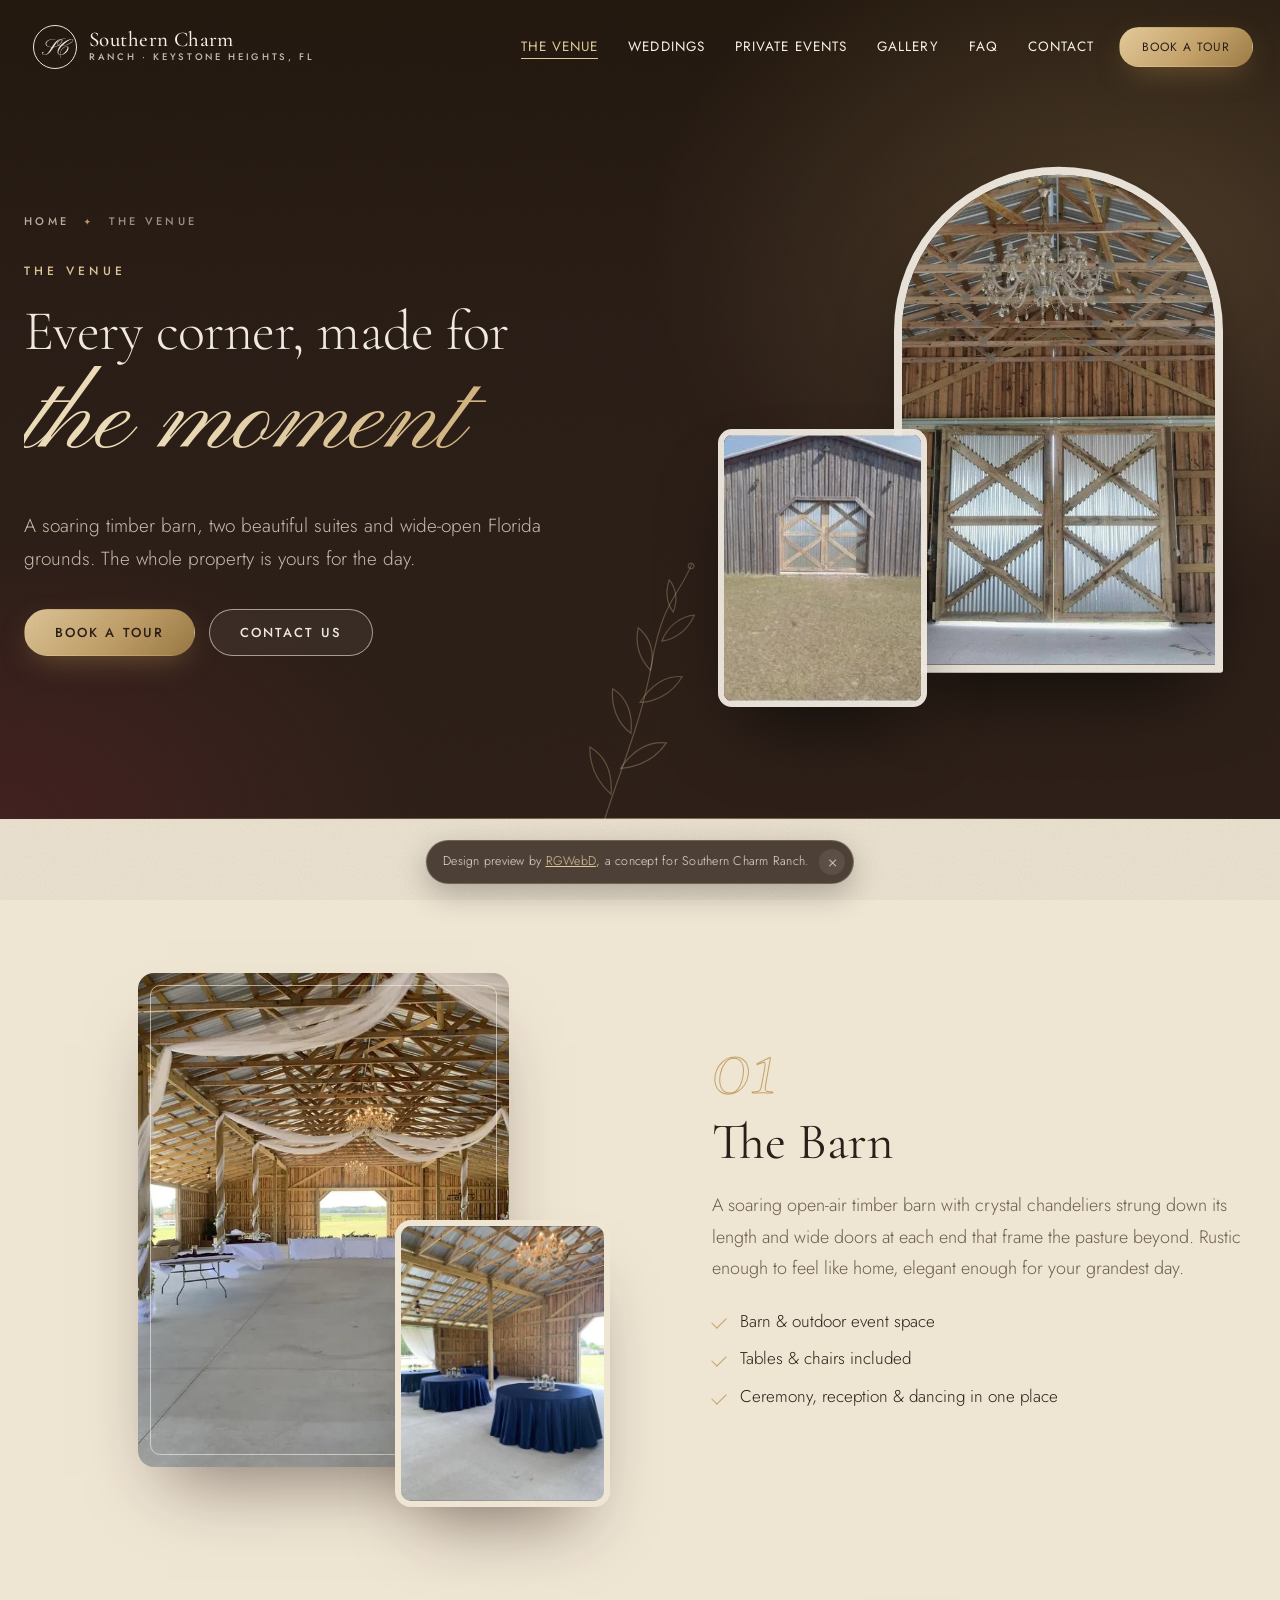
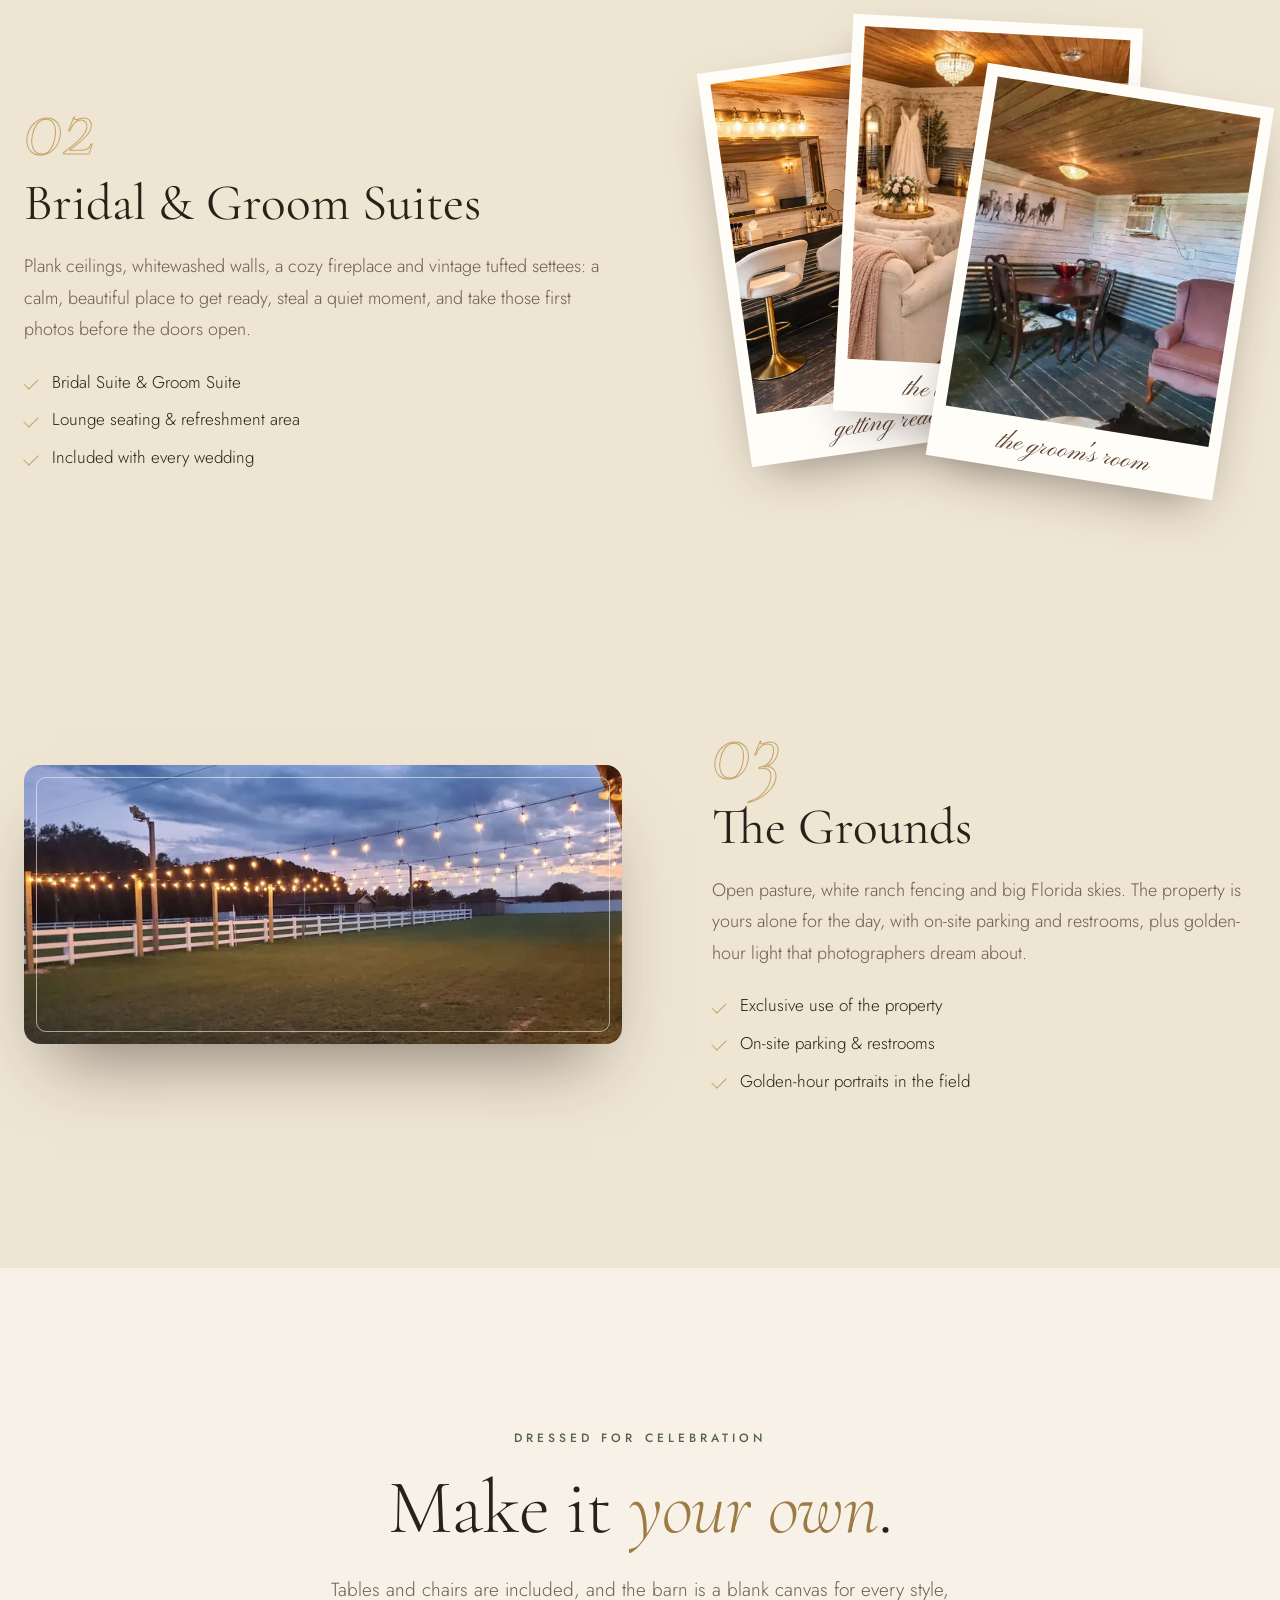
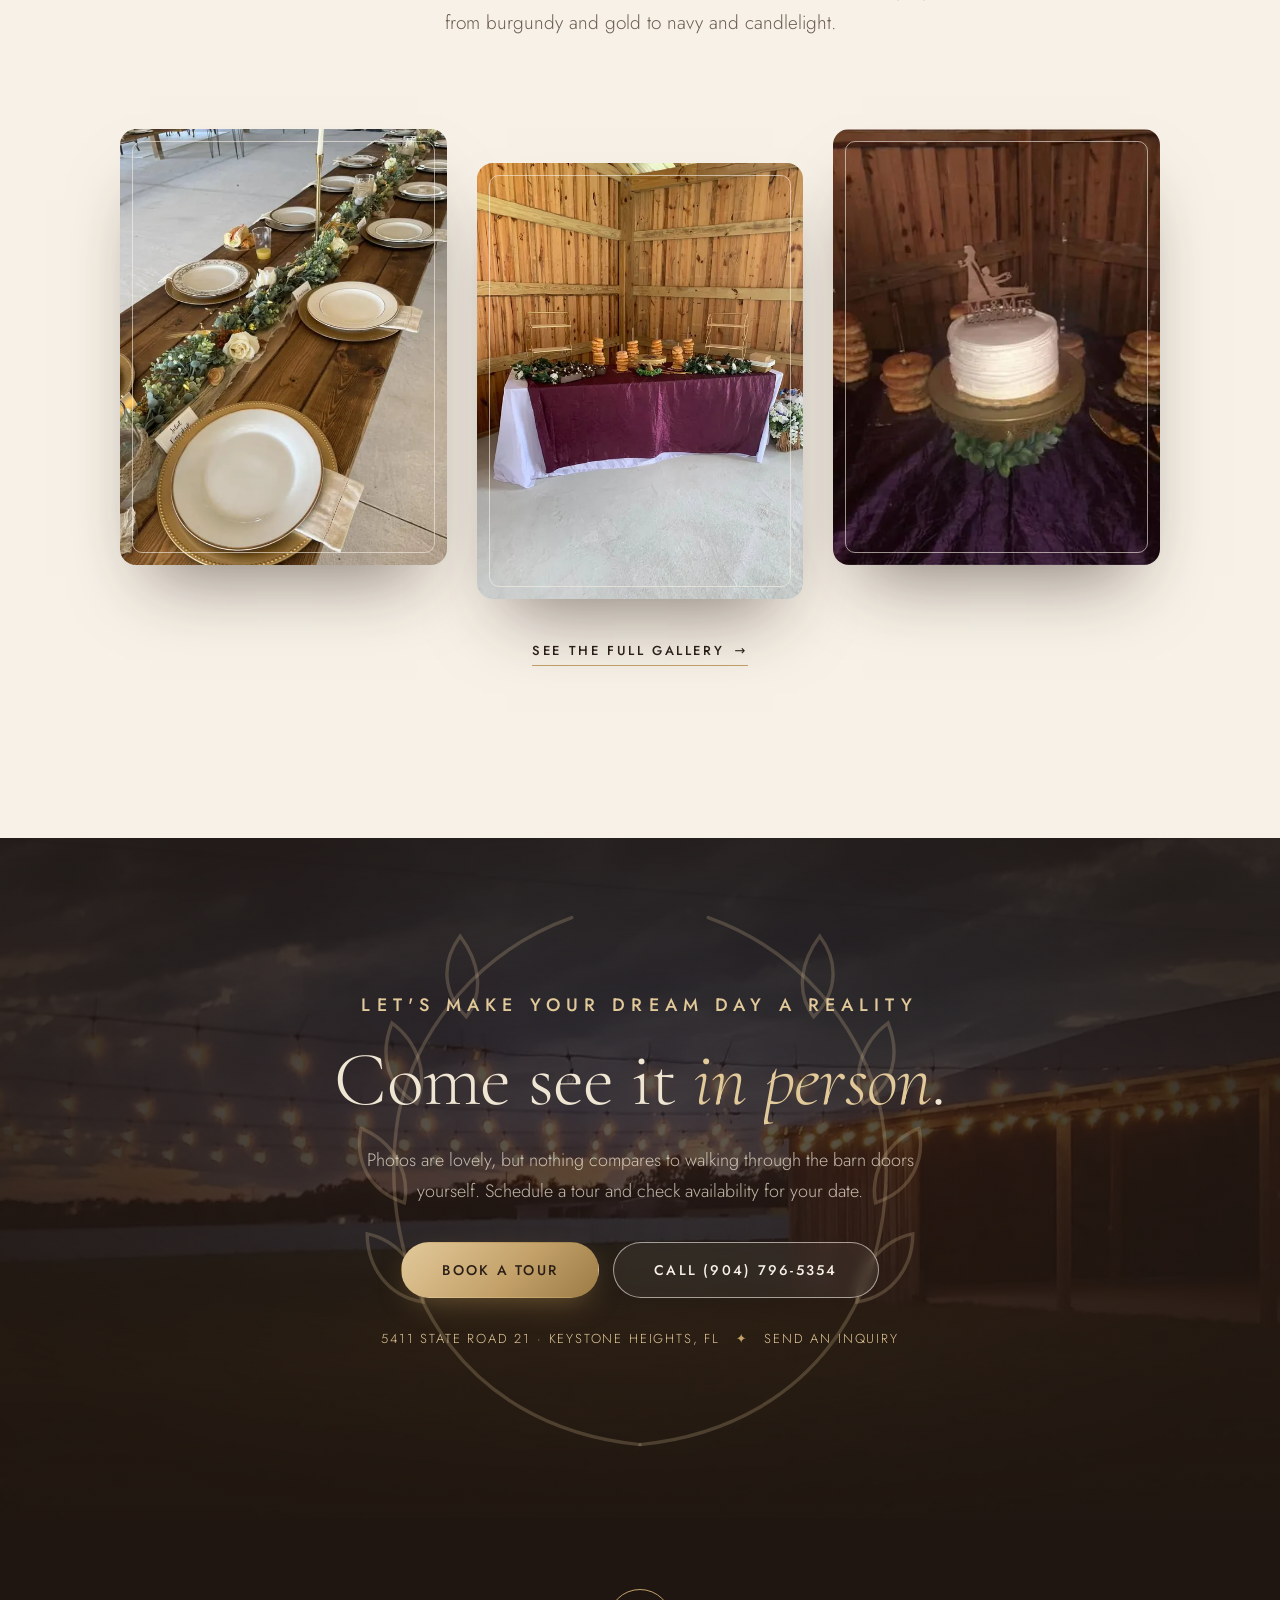
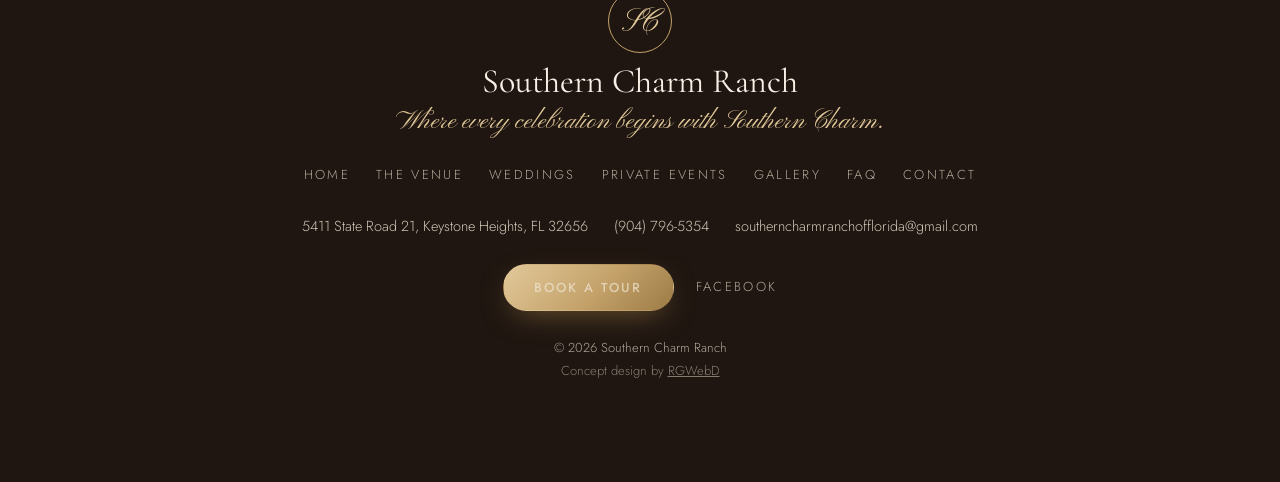
<file: venue.html>
<!doctype html>
<html lang="en">
<head>
  <meta charset="utf-8">
  <meta name="viewport" content="width=device-width, initial-scale=1, viewport-fit=cover">
  <title>The Venue | Timber Barn, Suites & Grounds | Southern Charm Ranch, Keystone Heights FL</title>
  <meta name="description" content="Tour Southern Charm Ranch: an open-air timber barn with crystal chandeliers, Bridal & Groom Suites, and private pasture grounds with parking and restrooms in Keystone Heights, Florida.">
  <link rel="canonical" href="https://rgwebd.github.io/southerncharmranch-preview/venue.html">
  <meta name="theme-color" content="#2b1e17">
  <meta name="robots" content="noindex, follow">
  <meta property="og:type" content="website">
  <meta property="og:site_name" content="Southern Charm Ranch">
  <meta property="og:title" content="The Venue | Timber Barn, Suites & Grounds | Southern Charm Ranch, Keystone Heights FL">
  <meta property="og:description" content="Tour Southern Charm Ranch: an open-air timber barn with crystal chandeliers, Bridal & Groom Suites, and private pasture grounds with parking and restrooms in Keystone Heights, Florida.">
  <meta property="og:url" content="https://rgwebd.github.io/southerncharmranch-preview/venue.html">
  <meta property="og:image" content="https://rgwebd.github.io/southerncharmranch-preview/images/xdoors-chandelier.webp">
  <meta name="twitter:card" content="summary_large_image">
  <meta name="twitter:title" content="The Venue | Timber Barn, Suites & Grounds | Southern Charm Ranch, Keystone Heights FL">
  <meta name="twitter:description" content="Tour Southern Charm Ranch: an open-air timber barn with crystal chandeliers, Bridal & Groom Suites, and private pasture grounds with parking and restrooms in Keystone Heights, Florida.">
  <meta name="twitter:image" content="https://rgwebd.github.io/southerncharmranch-preview/images/xdoors-chandelier.webp">
  <link rel="icon" href="favicon.svg" type="image/svg+xml">
  <link rel="preconnect" href="https://fonts.googleapis.com">
  <link rel="preconnect" href="https://fonts.gstatic.com" crossorigin>
  <link href="https://fonts.googleapis.com/css2?family=Cormorant+Garamond:ital,wght@0,300;0,400;0,500;0,600;1,300;1,400;1,500&family=Pinyon+Script&family=Jost:wght@300;400;500;600&display=swap" rel="stylesheet">
  <link rel="preload" as="image" href="images/xdoors-chandelier.webp" imagesrcset="images/xdoors-chandelier-sm.webp 600w, images/xdoors-chandelier.webp 946w" imagesizes="(max-width: 800px) 64vw, 28vw" type="image/webp">
  <link rel="stylesheet" href="styles.css">
  <script>document.documentElement.classList.add("js");</script>
  <script type="application/ld+json">
{
 "@context": "https://schema.org",
 "@graph": [
  {
   "@type": [
    "EventVenue",
    "LocalBusiness"
   ],
   "@id": "https://rgwebd.github.io/southerncharmranch-preview/#venue",
   "name": "Southern Charm Ranch",
   "alternateName": "Southern Charm Ranch of Florida",
   "slogan": "Where every celebration begins with Southern Charm.",
   "description": "Southern Charm Ranch is a rustic-elegant barn venue in Keystone Heights, Florida, designed for life's most meaningful celebrations: weddings, bridal and baby showers, birthdays, gender reveals and sprinkles, and corporate events.",
   "url": "https://rgwebd.github.io/southerncharmranch-preview/",
   "sameAs": [
    "https://southerncharmranchofflorida.com/",
    "https://www.facebook.com/profile.php?id=100063578530327"
   ],
   "image": [
    "https://rgwebd.github.io/southerncharmranch-preview/images/og.jpg",
    "https://rgwebd.github.io/southerncharmranch-preview/images/lights-barn.webp",
    "https://rgwebd.github.io/southerncharmranch-preview/images/vanity-room.webp",
    "https://rgwebd.github.io/southerncharmranch-preview/images/xdoors-chandelier.webp",
    "https://rgwebd.github.io/southerncharmranch-preview/images/ceremony-arch.webp"
   ],
   "telephone": "+1-904-796-5354",
   "email": "southerncharmranchofflorida@gmail.com",
   "priceRange": "$$",
   "address": {
    "@type": "PostalAddress",
    "streetAddress": "5411 State Road 21",
    "addressLocality": "Keystone Heights",
    "addressRegion": "FL",
    "postalCode": "32656",
    "addressCountry": "US"
   },
   "hasMap": "https://www.google.com/maps/search/?api=1&query=5411+State+Road+21+Keystone+Heights+FL+32656",
   "amenityFeature": [
    {
     "@type": "LocationFeatureSpecification",
     "name": "Barn and outdoor event space",
     "value": true
    },
    {
     "@type": "LocationFeatureSpecification",
     "name": "Bridal and Groom Suites",
     "value": true
    },
    {
     "@type": "LocationFeatureSpecification",
     "name": "Tables and chairs included",
     "value": true
    },
    {
     "@type": "LocationFeatureSpecification",
     "name": "On-site parking",
     "value": true
    },
    {
     "@type": "LocationFeatureSpecification",
     "name": "On-site restrooms",
     "value": true
    },
    {
     "@type": "LocationFeatureSpecification",
     "name": "Exclusive use of the property",
     "value": true
    }
   ],
   "potentialAction": {
    "@type": "ReserveAction",
    "name": "Book a tour",
    "target": "https://southerncharmranchoffloridallc.hbportal.co/public/6ac9522abd7fb6568a9b3215"
   }
  },
  {
   "@type": "WebPage",
   "@id": "https://rgwebd.github.io/southerncharmranch-preview/venue.html#webpage",
   "url": "https://rgwebd.github.io/southerncharmranch-preview/venue.html",
   "name": "The Venue | Timber Barn, Suites & Grounds | Southern Charm Ranch, Keystone Heights FL",
   "description": "Tour Southern Charm Ranch: an open-air timber barn with crystal chandeliers, Bridal & Groom Suites, and private pasture grounds with parking and restrooms in Keystone Heights, Florida.",
   "isPartOf": {
    "@type": "WebSite",
    "name": "Southern Charm Ranch",
    "url": "https://rgwebd.github.io/southerncharmranch-preview/"
   },
   "about": {
    "@id": "https://rgwebd.github.io/southerncharmranch-preview/#venue"
   },
   "primaryImageOfPage": "https://rgwebd.github.io/southerncharmranch-preview/images/xdoors-chandelier.webp"
  },
  {
   "@type": "BreadcrumbList",
   "itemListElement": [
    {
     "@type": "ListItem",
     "position": 1,
     "name": "Home",
     "item": "https://rgwebd.github.io/southerncharmranch-preview/"
    },
    {
     "@type": "ListItem",
     "position": 2,
     "name": "The Venue",
     "item": "https://rgwebd.github.io/southerncharmranch-preview/venue.html"
    }
   ]
  }
 ]
}
  </script>
<script src="https://cosmiccallers.lovable.app/demo-track.js" data-demo="southerncharmranch-preview" defer></script>
</head>
<body class="page-venue">
  <a class="skip" href="#main">Skip to content</a>

  <div class="grain" aria-hidden="true"></div>
  <div class="progress" aria-hidden="true"><span></span></div>

  <aside class="preview-bar" role="note">
    <span>Design preview by <a href="https://github.com/RGWebD" rel="noopener">RGWebD</a><span class="pv-long">, a concept for Southern Charm Ranch</span>.</span>
    <button type="button" class="preview-bar__x" aria-label="Dismiss preview notice">&times;</button>
  </aside>

  <header class="nav" id="top">
    <a class="brand" href="./" aria-label="Southern Charm Ranch home">
      <span class="brand__mono" aria-hidden="true">SC</span>
      <span class="brand__text"><span class="brand__name">Southern Charm</span><span class="brand__sub">Ranch · Keystone Heights, FL</span></span>
    </a>
    <nav aria-label="Main">
      <ul id="menu" class="menu">
        <li><a href="venue.html" aria-current="page">The Venue</a></li><li><a href="weddings.html">Weddings</a></li><li><a href="private-events.html">Private Events</a></li><li><a href="gallery.html">Gallery</a></li><li><a href="faq.html">FAQ</a></li><li><a href="contact.html">Contact</a></li>
        <li class="menu__cta"><a class="btn btn--gold magnetic" href="https://southerncharmranchoffloridallc.hbportal.co/public/6ac9522abd7fb6568a9b3215" target="_blank" rel="noopener"><span>Book a Tour</span></a></li>
      </ul>
    </nav>
    <button class="menu-toggle" type="button" aria-expanded="false" aria-controls="menu" aria-label="Open menu"><span></span><span></span></button>
  </header>

  <main id="main">
    <section class="phero" aria-labelledby="page-title">
      <svg class="phero__sprig draw" viewBox="0 0 120 320" aria-hidden="true"><use href="#sprig"/></svg>
      <div class="wrap phero__grid">
        <div class="phero__copy">
          <nav class="phero__crumb phero__anim" aria-label="Breadcrumb"><a href="./">Home</a> <span aria-hidden="true">✦</span> <span aria-current="page">The Venue</span></nav>
          <p class="eyebrow phero__anim">The Venue</p>
          <h1 id="page-title" class="phero__title"><span class="phero__line split">Every corner, made for</span> <span class="phero__script">the moment</span></h1>
          <p class="phero__lede phero__anim">A soaring timber barn, two beautiful suites and wide-open Florida grounds. The whole property is yours for the day.</p>
          <div class="phero__cta phero__anim"><a class="btn btn--gold magnetic" href="https://southerncharmranchoffloridallc.hbportal.co/public/6ac9522abd7fb6568a9b3215" target="_blank" rel="noopener"><span>Book a Tour</span></a><a class="btn btn--ghost magnetic" href="contact.html"><span>Contact Us</span></a></div>
        </div>
        <div class="phero__media">
          <figure class="phero__arch" data-parallax="0.35"><img src="images/xdoors-chandelier.webp" srcset="images/xdoors-chandelier-sm.webp 600w, images/xdoors-chandelier.webp 946w" sizes="(max-width: 800px) 64vw, 28vw" width="946" height="1262" decoding="async" alt="A crystal chandelier hanging above the barn's X-braced sliding doors" fetchpriority="high"></figure>
          <figure class="phero__small" data-parallax="-0.4"><img src="images/barn-xdoor.webp" srcset="images/barn-xdoor.webp 444w" sizes="(max-width: 800px) 40vw, 16vw" width="444" height="334" loading="lazy" decoding="async" alt="The weathered barn exterior with its X-braced door under a blue sky"></figure>
        </div>
      </div>
    </section>
    <!-- SPACES -->
    <section class="spaces section section--cream" id="spaces" aria-label="The spaces">
      <div class="wrap">

        <article class="space reveal">
          <div class="space__media">
            <figure class="frame tilt"><img src="images/draped-ceiling.webp" srcset="images/draped-ceiling-sm.webp 600w, images/draped-ceiling.webp 720w" sizes="(max-width: 800px) 80vw, 32vw" width="720" height="960" loading="lazy" decoding="async" alt="The barn dressed with swags of white fabric and a crystal chandelier, open to the pasture"></figure>
            <figure class="frame frame--small tilt"><img src="images/chandelier-navy.webp" srcset="images/chandelier-navy.webp 444w" sizes="(max-width: 800px) 45vw, 16vw" width="444" height="592" loading="lazy" decoding="async" alt="A crystal chandelier above navy-linen round tables inside the barn"></figure>
          </div>
          <div class="space__copy">
            <span class="space__num">01</span>
            <h3>The Barn</h3>
            <p>A soaring open-air timber barn with crystal chandeliers strung down its length and wide doors at each end that frame the pasture beyond. Rustic enough to feel like home, elegant enough for your grandest day.</p>
            <ul class="ticks"><li>Barn &amp; outdoor event space</li><li>Tables &amp; chairs included</li><li>Ceremony, reception &amp; dancing in one place</li></ul>
          </div>
        </article>

        <article class="space space--flip reveal">
          <div class="space__media">
            <div class="polaroids" aria-label="Bridal and Groom Suite photos">
              <figure class="polaroid"><img src="images/vanity-room.webp" srcset="images/vanity-room-sm.webp 800w, images/vanity-room.webp 1536w" sizes="(max-width: 800px) 55vw, 20vw" width="1536" height="1024" loading="lazy" decoding="async" alt="Bridal vanity room with Hollywood-bulb mirrors, gold bar stools and a plank ceiling" style="object-position:38% 50%"><figcaption>getting ready</figcaption></figure>
              <figure class="polaroid"><img src="images/bridal-lounge.webp" srcset="images/bridal-lounge-sm.webp 800w, images/bridal-lounge.webp 1600w" sizes="(max-width: 800px) 55vw, 20vw" width="1600" height="759" loading="lazy" decoding="async" alt="Bridal lounge with a gown on display, fireplace, cream sofa and tufted ottoman" style="object-position:55% 50%"><figcaption>the bridal lounge</figcaption></figure>
              <figure class="polaroid"><img src="images/groom-room.webp" srcset="images/groom-room-sm.webp 800w, images/groom-room.webp 1536w" sizes="(max-width: 800px) 55vw, 20vw" width="1536" height="728" loading="lazy" decoding="async" alt="Groom's room with a pink armchair, dark dining table and horse artwork" style="object-position:40% 50%"><figcaption>the groom's room</figcaption></figure>
            </div>
          </div>
          <div class="space__copy">
            <span class="space__num">02</span>
            <h3>Bridal &amp; Groom Suites</h3>
            <p>Plank ceilings, whitewashed walls, a cozy fireplace and vintage tufted settees: a calm, beautiful place to get ready, steal a quiet moment, and take those first photos before the doors open.</p>
            <ul class="ticks"><li>Bridal Suite &amp; Groom Suite</li><li>Lounge seating &amp; refreshment area</li><li>Included with every wedding</li></ul>
          </div>
        </article>

        <article class="space reveal">
          <div class="space__media">
            <figure class="frame frame--wide tilt"><img src="images/lights-fence.webp" srcset="images/lights-fence-sm.webp 800w, images/lights-fence.webp 1920w" sizes="(max-width: 800px) 92vw, 44vw" width="1920" height="857" loading="lazy" decoding="async" alt="Café string lights glowing over the lawn and white ranch fence at twilight"></figure>
          </div>
          <div class="space__copy">
            <span class="space__num">03</span>
            <h3>The Grounds</h3>
            <p>Open pasture, white ranch fencing and big Florida skies. The property is yours alone for the day, with on-site parking and restrooms, plus golden-hour light that photographers dream about.</p>
            <ul class="ticks"><li>Exclusive use of the property</li><li>On-site parking &amp; restrooms</li><li>Golden-hour portraits in the field</li></ul>
          </div>
        </article>
      </div>
    </section>
    <section class="glimpse section" aria-labelledby="glimpse-title">
      <div class="wrap">
        <header class="section-head center">
          <p class="eyebrow reveal">Dressed for Celebration</p>
          <h2 id="glimpse-title" class="display split">Make it <em>your own</em>.</h2>
          <p class="section-lede reveal">Tables and chairs are included, and the barn is a blank canvas for every style, from burgundy and gold to navy and candlelight.</p>
        </header>
        <div class="glimpse__grid">
          <figure class="frame reveal"><img src="images/gold-chargers.webp" srcset="images/gold-chargers-sm.webp 600w, images/gold-chargers.webp 720w" sizes="(max-width: 700px) 32vw, 26vw" width="720" height="960" loading="lazy" decoding="async" alt="Farm table with gold chargers and a greenery and white-flower runner"></figure>
          <figure class="frame reveal"><img src="images/burgundy-table.webp" srcset="images/burgundy-table-sm.webp 600w, images/burgundy-table.webp 1200w" sizes="(max-width: 700px) 32vw, 26vw" width="1200" height="1600" loading="lazy" decoding="async" alt="A burgundy-draped table with candles and greenery against the timber wall"></figure>
          <figure class="frame reveal"><img src="images/wedding-cake.webp" srcset="images/wedding-cake.webp 444w" sizes="(max-width: 700px) 32vw, 26vw" width="444" height="592" loading="lazy" decoding="async" alt="A white wedding cake with a rustic topper inside the barn"></figure>
        </div>
        <p class="center reveal glimpse__more"><a class="link-arrow" href="gallery.html">See the full gallery <span aria-hidden="true">→</span></a></p>
      </div>
    </section>
    <section class="cta-band" aria-labelledby="cta-title">
      <div class="cta-band__media" data-parallax="0.5" aria-hidden="true"><img src="images/lights-barn.webp" srcset="images/lights-barn-sm.webp 800w, images/lights-barn.webp 1920w" sizes="100vw" width="1920" height="857" loading="lazy" decoding="async" alt=""></div>
      <div class="cta-band__veil" aria-hidden="true"></div>
      <svg class="cta-band__wreath draw" viewBox="0 0 200 200" aria-hidden="true"><use href="#wreath"/></svg>
      <div class="wrap cta-band__inner">
        <p class="eyebrow reveal">Let's Make Your Dream Day a Reality</p>
        <h2 id="cta-title" class="display split">Come see it <em>in person</em>.</h2>
        <p class="reveal">Photos are lovely, but nothing compares to walking through the barn doors yourself. Schedule a tour and check availability for your date.</p>
        <div class="cta-band__btns reveal">
          <a class="btn btn--gold btn--lg magnetic" href="https://southerncharmranchoffloridallc.hbportal.co/public/6ac9522abd7fb6568a9b3215" target="_blank" rel="noopener"><span>Book a Tour</span></a>
          <a class="btn btn--ghost btn--lg magnetic" href="tel:+19047965354"><span>Call (904) 796-5354</span></a>
        </div>
        <p class="cta-band__meta reveal"><a href="https://www.google.com/maps/search/?api=1&amp;query=5411+State+Road+21+Keystone+Heights+FL+32656" target="_blank" rel="noopener">5411 State Road 21 · Keystone Heights, FL</a> <span aria-hidden="true">✦</span> <a href="contact.html">Send an inquiry</a></p>
      </div>
    </section>

  </main>

  <footer class="footer">
    <div class="wrap footer__inner">
      <div class="footer__brand">
        <span class="footer__mono" aria-hidden="true">SC</span>
        <p class="footer__name">Southern Charm Ranch</p>
        <p class="footer__tag">Where every celebration begins with Southern Charm.</p>
      </div>
      <nav class="footer__nav" aria-label="Footer">
        <a href="./">Home</a><a href="venue.html">The Venue</a><a href="weddings.html">Weddings</a><a href="private-events.html">Private Events</a><a href="gallery.html">Gallery</a><a href="faq.html">FAQ</a><a href="contact.html">Contact</a>
      </nav>
      <div class="footer__contact">
        <a href="https://www.google.com/maps/search/?api=1&amp;query=5411+State+Road+21+Keystone+Heights+FL+32656" target="_blank" rel="noopener">5411 State Road 21, Keystone Heights, FL 32656</a>
        <a href="tel:+19047965354">(904) 796-5354</a>
        <a href="mailto:southerncharmranchofflorida@gmail.com">southerncharmranchofflorida@gmail.com</a>
      </div>
      <div class="footer__actions">
        <a class="btn btn--gold magnetic" href="https://southerncharmranchoffloridallc.hbportal.co/public/6ac9522abd7fb6568a9b3215" target="_blank" rel="noopener"><span>Book a Tour</span></a>
        <a class="footer__social" href="https://www.facebook.com/profile.php?id=100063578530327" target="_blank" rel="noopener">Facebook</a>
      </div>
      <p class="footer__legal">© <span data-year>2026</span> Southern Charm Ranch<br><span class="footer__credit">Concept design by <a href="https://github.com/RGWebD" rel="noopener">RGWebD</a></span></p>
    </div>
  </footer>

  <!-- SVG sprites: botanical line art -->
  <svg width="0" height="0" style="position:absolute" aria-hidden="true">
    <defs>
      <symbol id="sprig" viewBox="0 0 120 320">
        <g fill="none" stroke="currentColor" stroke-width="1.3" stroke-linecap="round">
          <path d="M60 318 C 58 250, 66 190, 56 120 S 62 40, 64 4"/>
          <path d="M58 270 C 40 262, 26 248, 20 228 C 38 232, 52 246, 58 270Z"/>
          <path d="M59 240 C 78 232, 92 218, 98 198 C 80 202, 66 216, 59 240Z"/>
          <path d="M58 200 C 40 194, 28 178, 24 160 C 42 164, 54 180, 58 200Z"/>
          <path d="M57 165 C 76 158, 88 142, 92 124 C 74 128, 62 144, 57 165Z"/>
          <path d="M57 128 C 42 120, 32 106, 30 88 C 46 94, 56 108, 57 128Z"/>
          <path d="M59 94 C 74 86, 82 72, 84 56 C 70 62, 60 76, 59 94Z"/>
          <path d="M61 60 C 50 52, 46 40, 46 28 C 56 34, 62 46, 61 60Z"/>
          <circle cx="64" cy="6" r="3"/>
        </g>
      </symbol>
      <symbol id="flourish" viewBox="0 0 240 24">
        <g fill="none" stroke="currentColor" stroke-width="1.2" stroke-linecap="round">
          <path d="M4 12 C 40 12, 60 2, 96 12 M236 12 C 200 12, 180 2, 144 12"/>
          <path d="M120 3 C 126 9, 126 15, 120 21 C 114 15, 114 9, 120 3Z"/>
          <circle cx="104" cy="12" r="2"/><circle cx="136" cy="12" r="2"/>
        </g>
      </symbol>
      <symbol id="wreath" viewBox="0 0 200 200">
        <g fill="none" stroke="currentColor" stroke-width="1.1" stroke-linecap="round">
          <path d="M100 186 C 40 180, 14 130, 22 80 C 28 50, 50 26, 78 16"/>
          <path d="M100 186 C 160 180, 186 130, 178 80 C 172 50, 150 26, 122 16"/>
          <path d="M30 140 c -12 -2 -18 -12 -18 -22 c 10 2 18 12 18 22Z M24 108 c -12 -4 -16 -14 -14 -24 c 10 4 16 14 14 24Z M28 76 c -10 -6 -12 -16 -8 -26 c 8 6 12 16 8 26Z M44 48 c -8 -8 -8 -18 -2 -26 c 6 8 8 18 2 26Z"/>
          <path d="M170 140 c 12 -2 18 -12 18 -22 c -10 2 -18 12 -18 22Z M176 108 c 12 -4 16 -14 14 -24 c -10 4 -16 14 -14 24Z M172 76 c 10 -6 12 -16 8 -26 c -8 6 -12 16 -8 26Z M156 48 c 8 -8 8 -18 2 -26 c -6 8 -8 18 -2 26Z"/>
        </g>
      </symbol>
    </defs>
  </svg>

  <script src="script.js" defer></script>
</body>
</html>
</file>
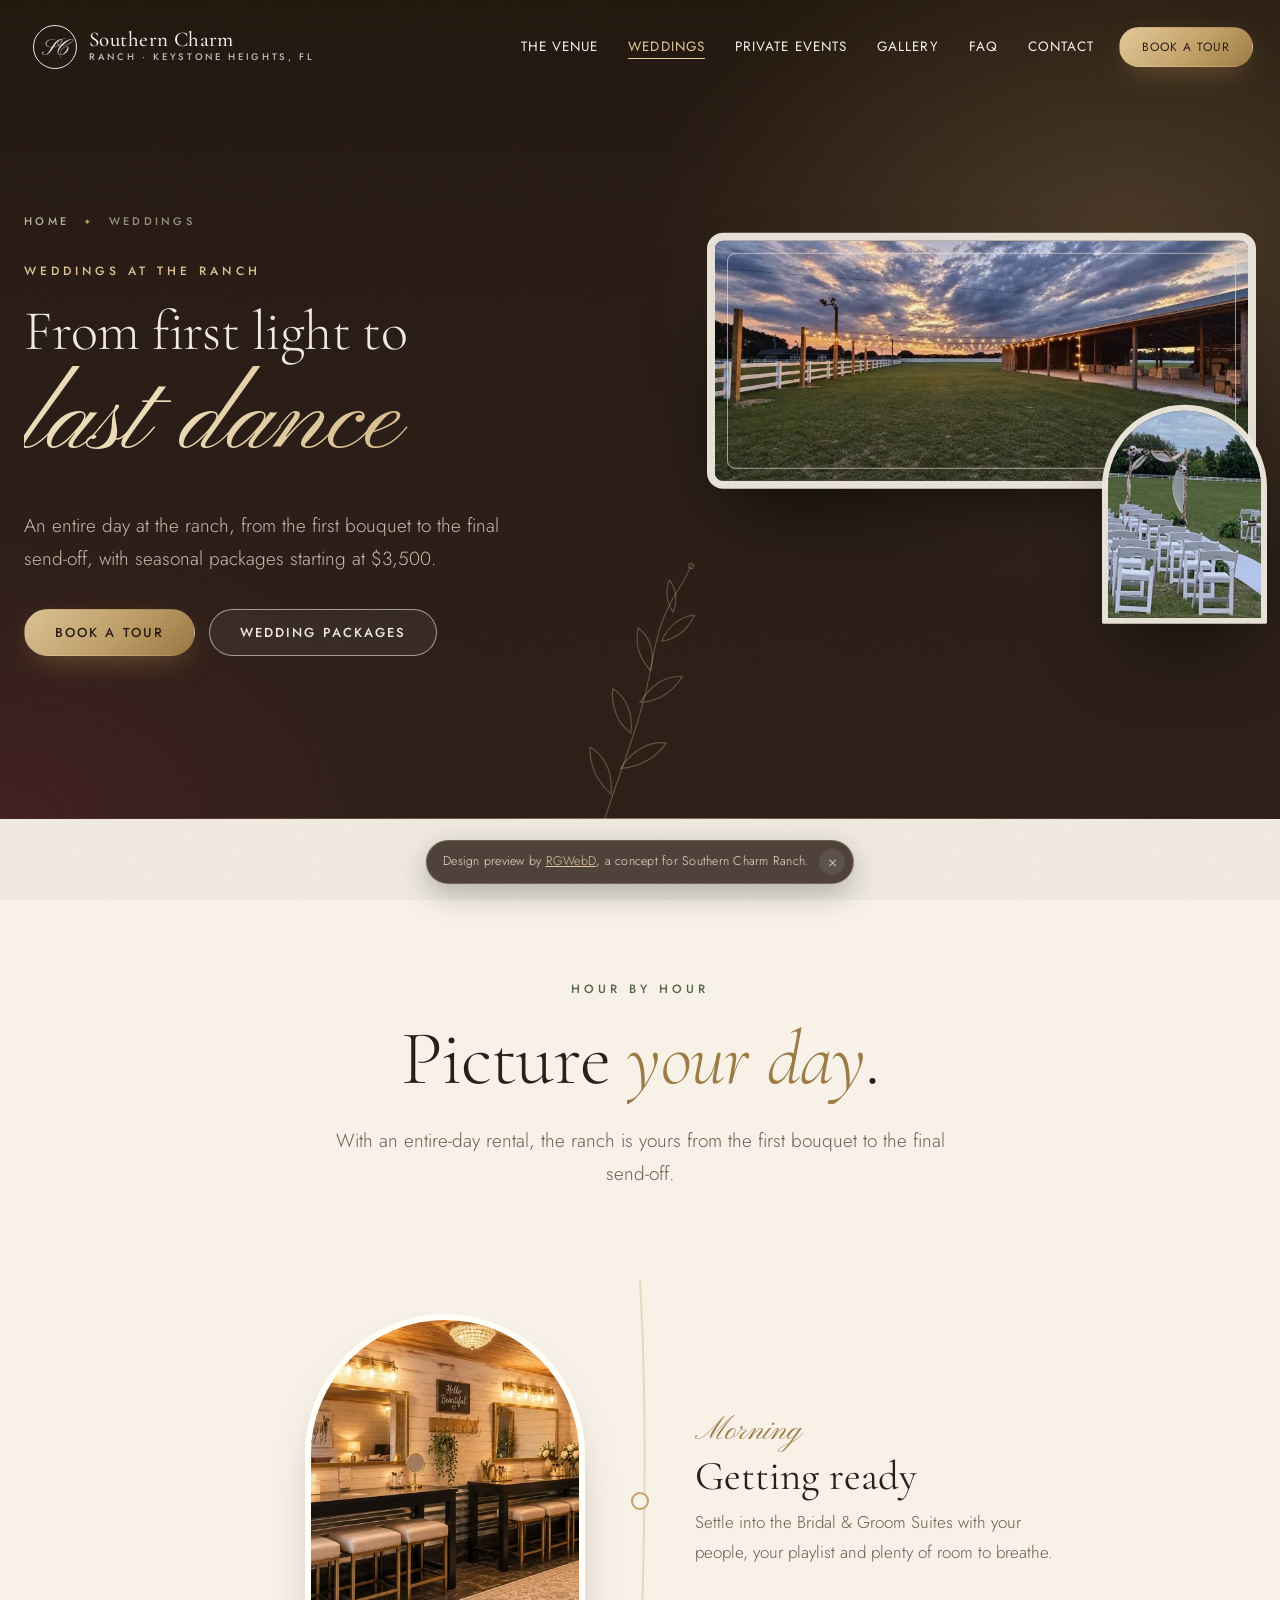
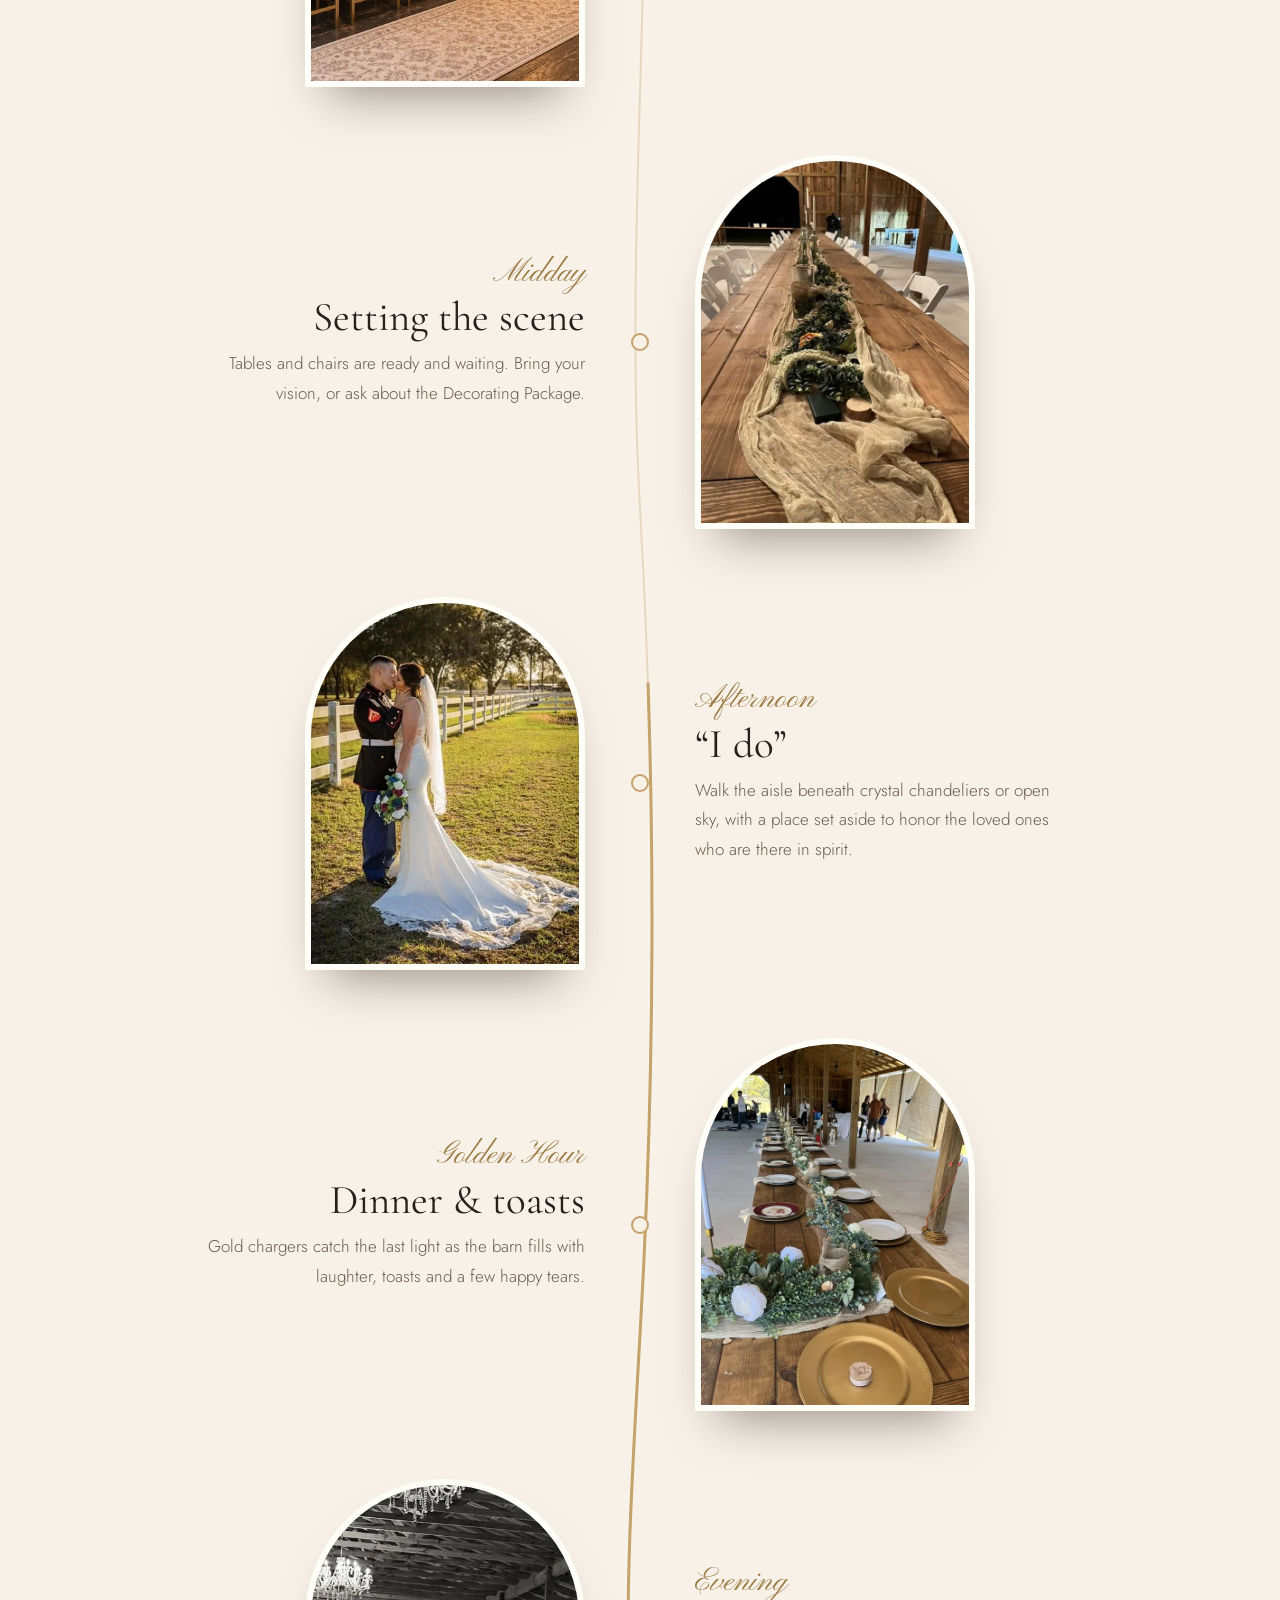
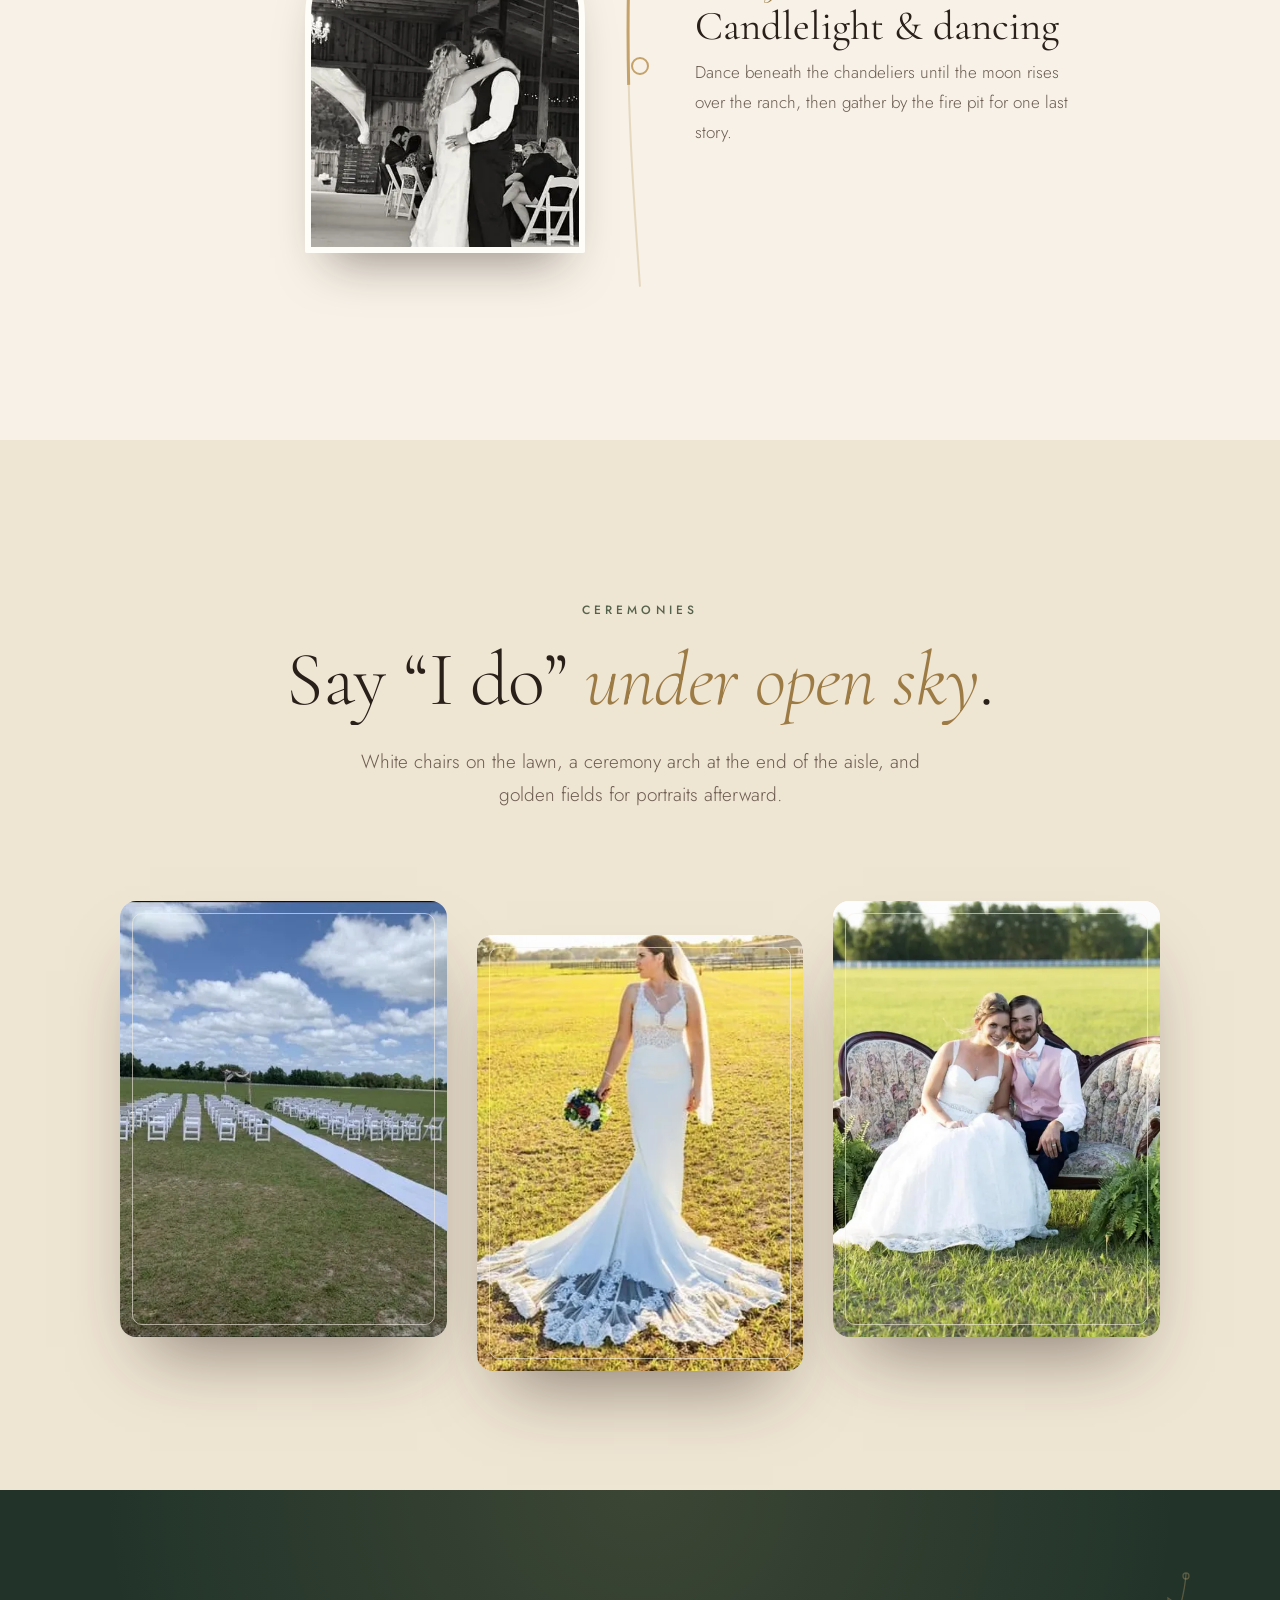
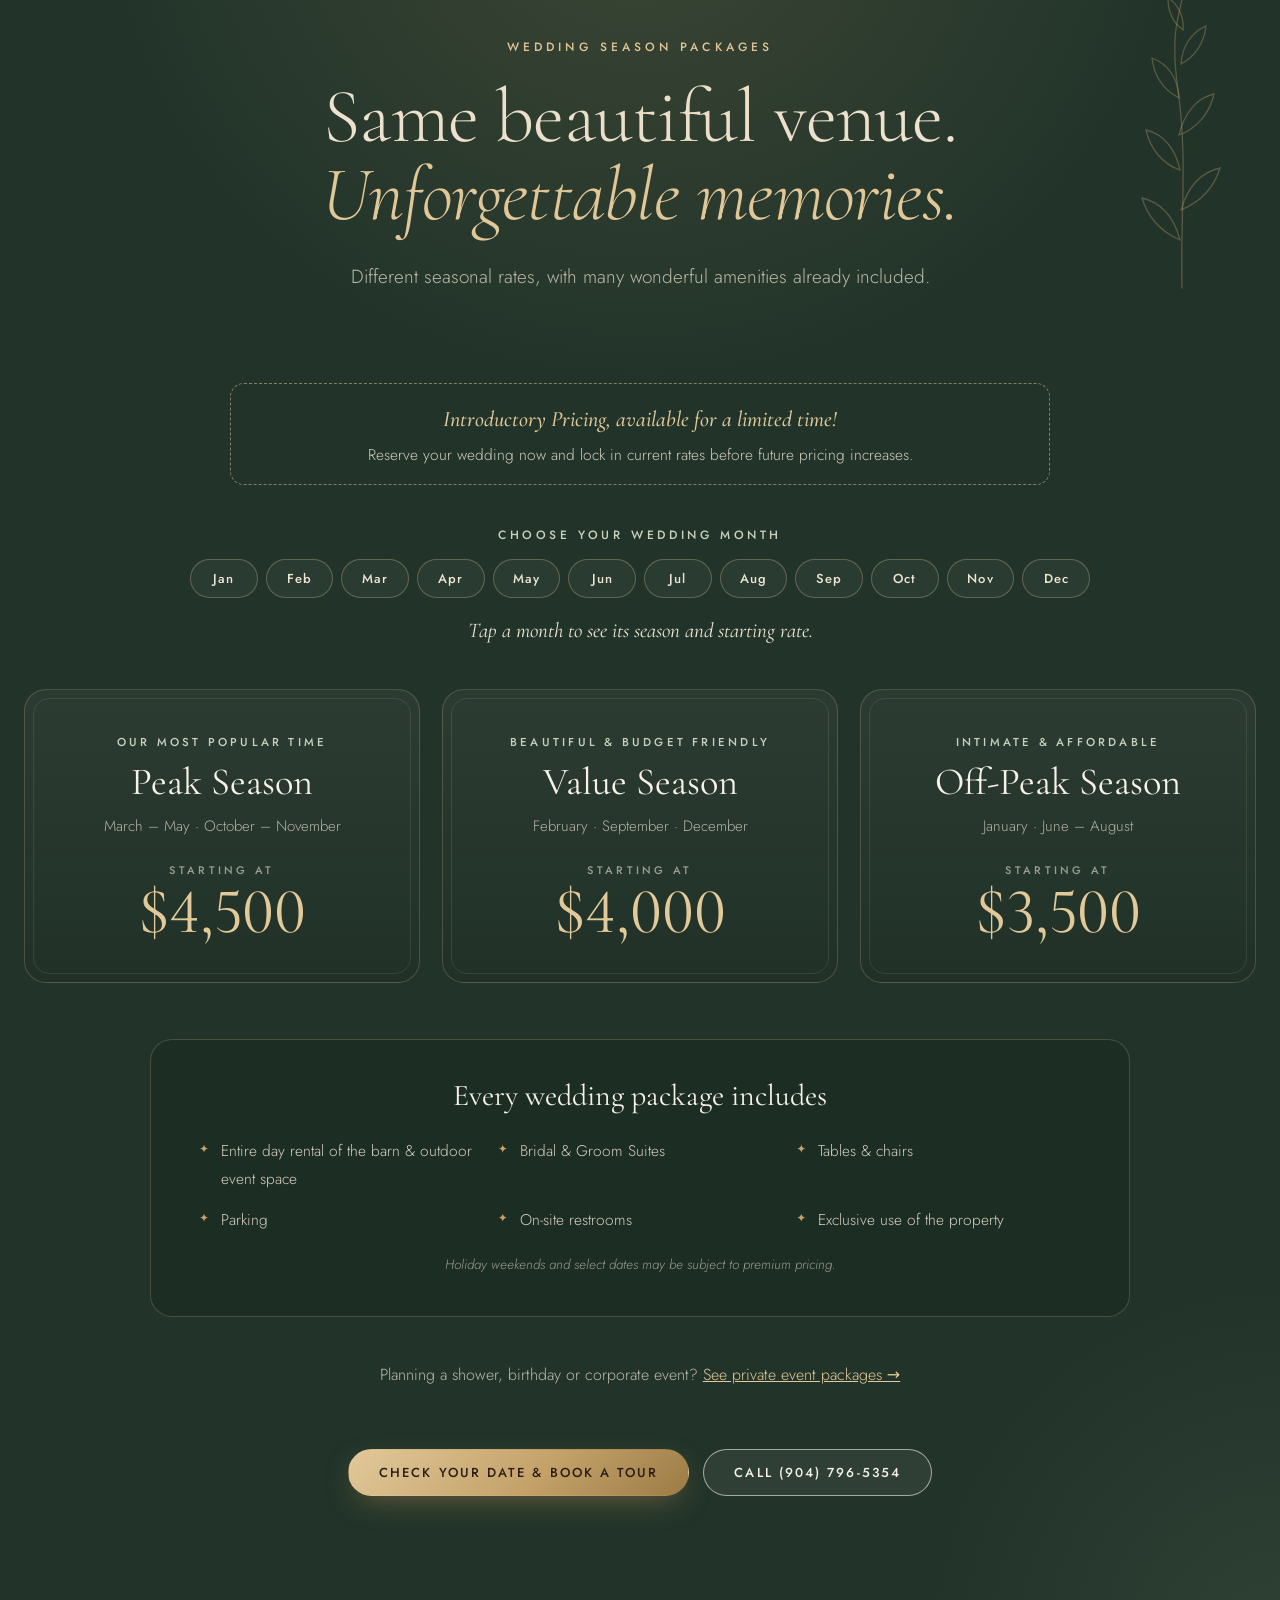
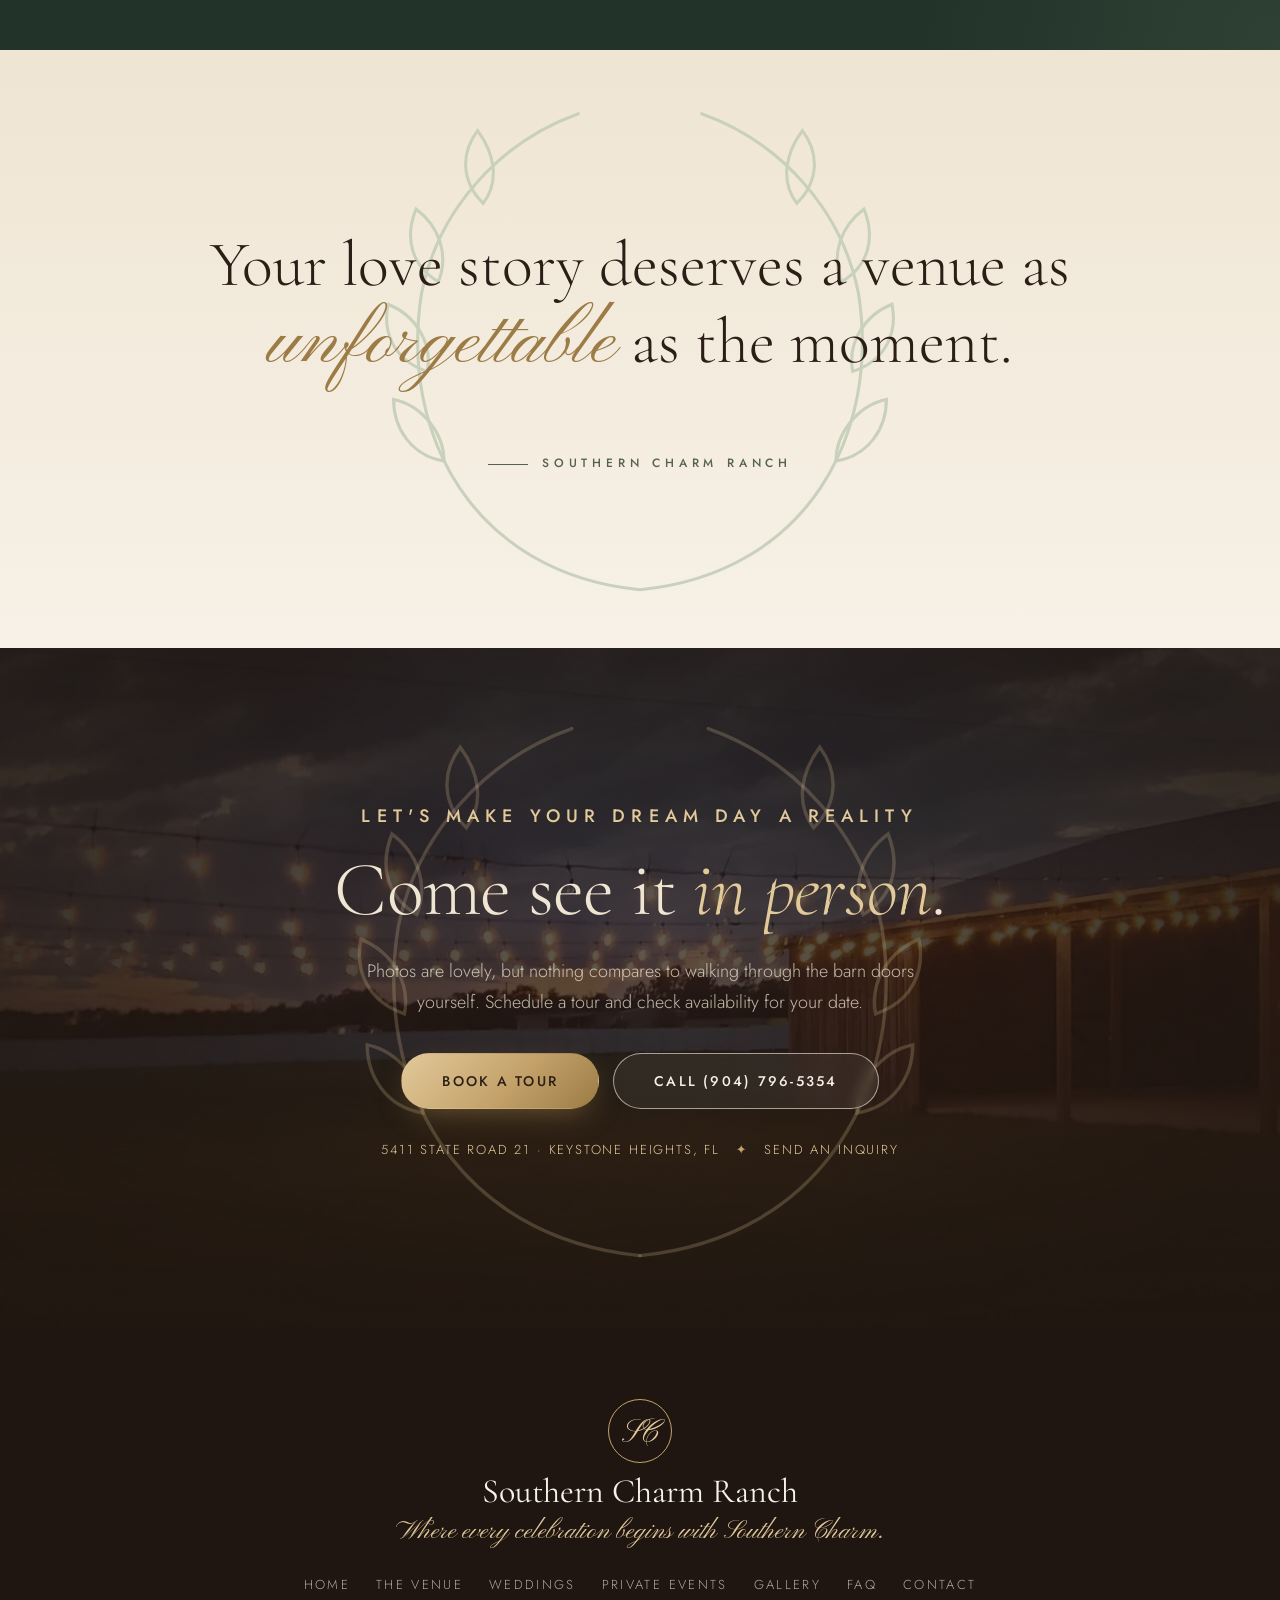
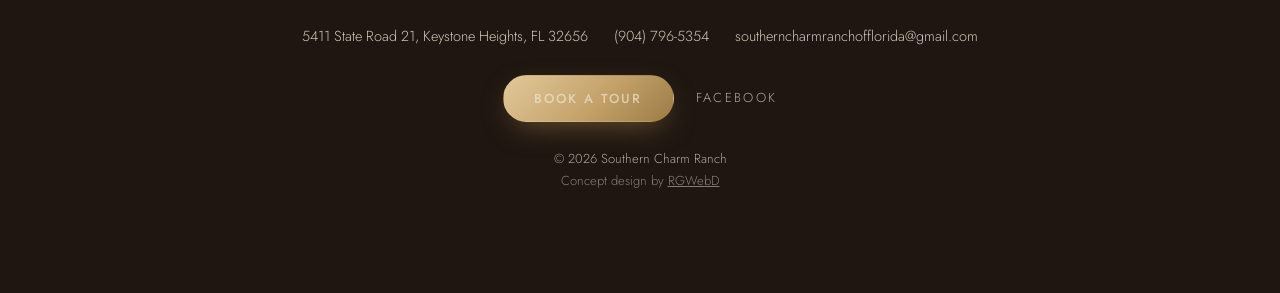
<file: weddings.html>
<!doctype html>
<html lang="en">
<head>
  <meta charset="utf-8">
  <meta name="viewport" content="width=device-width, initial-scale=1, viewport-fit=cover">
  <title>Barn Weddings & Wedding Packages from $3,500 | Southern Charm Ranch, Keystone Heights FL</title>
  <meta name="description" content="Rustic-elegant barn weddings at Southern Charm Ranch. Peak Season from $4,500, Value Season from $4,000, Off-Peak from $3,500, with entire-day rental, Bridal & Groom Suites, tables, chairs and exclusive use of the property.">
  <link rel="canonical" href="https://rgwebd.github.io/southerncharmranch-preview/weddings.html">
  <meta name="theme-color" content="#2b1e17">
  <meta name="robots" content="noindex, follow">
  <meta property="og:type" content="website">
  <meta property="og:site_name" content="Southern Charm Ranch">
  <meta property="og:title" content="Barn Weddings & Wedding Packages from $3,500 | Southern Charm Ranch, Keystone Heights FL">
  <meta property="og:description" content="Rustic-elegant barn weddings at Southern Charm Ranch. Peak Season from $4,500, Value Season from $4,000, Off-Peak from $3,500, with entire-day rental, Bridal & Groom Suites, tables, chairs and exclusive use of the property.">
  <meta property="og:url" content="https://rgwebd.github.io/southerncharmranch-preview/weddings.html">
  <meta property="og:image" content="https://rgwebd.github.io/southerncharmranch-preview/images/twilight-sky.webp">
  <meta name="twitter:card" content="summary_large_image">
  <meta name="twitter:title" content="Barn Weddings & Wedding Packages from $3,500 | Southern Charm Ranch, Keystone Heights FL">
  <meta name="twitter:description" content="Rustic-elegant barn weddings at Southern Charm Ranch. Peak Season from $4,500, Value Season from $4,000, Off-Peak from $3,500, with entire-day rental, Bridal & Groom Suites, tables, chairs and exclusive use of the property.">
  <meta name="twitter:image" content="https://rgwebd.github.io/southerncharmranch-preview/images/twilight-sky.webp">
  <link rel="icon" href="favicon.svg" type="image/svg+xml">
  <link rel="preconnect" href="https://fonts.googleapis.com">
  <link rel="preconnect" href="https://fonts.gstatic.com" crossorigin>
  <link href="https://fonts.googleapis.com/css2?family=Cormorant+Garamond:ital,wght@0,300;0,400;0,500;0,600;1,300;1,400;1,500&family=Pinyon+Script&family=Jost:wght@300;400;500;600&display=swap" rel="stylesheet">
  <link rel="preload" as="image" href="images/twilight-sky.webp" imagesrcset="images/twilight-sky-sm.webp 800w, images/twilight-sky.webp 1079w" imagesizes="(max-width: 800px) 92vw, 44vw" type="image/webp">
  <link rel="stylesheet" href="styles.css">
  <script>document.documentElement.classList.add("js");</script>
  <script type="application/ld+json">
{
 "@context": "https://schema.org",
 "@graph": [
  {
   "@type": [
    "EventVenue",
    "LocalBusiness"
   ],
   "@id": "https://rgwebd.github.io/southerncharmranch-preview/#venue",
   "name": "Southern Charm Ranch",
   "alternateName": "Southern Charm Ranch of Florida",
   "slogan": "Where every celebration begins with Southern Charm.",
   "description": "Southern Charm Ranch is a rustic-elegant barn venue in Keystone Heights, Florida, designed for life's most meaningful celebrations: weddings, bridal and baby showers, birthdays, gender reveals and sprinkles, and corporate events.",
   "url": "https://rgwebd.github.io/southerncharmranch-preview/",
   "sameAs": [
    "https://southerncharmranchofflorida.com/",
    "https://www.facebook.com/profile.php?id=100063578530327"
   ],
   "image": [
    "https://rgwebd.github.io/southerncharmranch-preview/images/og.jpg",
    "https://rgwebd.github.io/southerncharmranch-preview/images/lights-barn.webp",
    "https://rgwebd.github.io/southerncharmranch-preview/images/vanity-room.webp",
    "https://rgwebd.github.io/southerncharmranch-preview/images/xdoors-chandelier.webp",
    "https://rgwebd.github.io/southerncharmranch-preview/images/ceremony-arch.webp"
   ],
   "telephone": "+1-904-796-5354",
   "email": "southerncharmranchofflorida@gmail.com",
   "priceRange": "$$",
   "address": {
    "@type": "PostalAddress",
    "streetAddress": "5411 State Road 21",
    "addressLocality": "Keystone Heights",
    "addressRegion": "FL",
    "postalCode": "32656",
    "addressCountry": "US"
   },
   "hasMap": "https://www.google.com/maps/search/?api=1&query=5411+State+Road+21+Keystone+Heights+FL+32656",
   "amenityFeature": [
    {
     "@type": "LocationFeatureSpecification",
     "name": "Barn and outdoor event space",
     "value": true
    },
    {
     "@type": "LocationFeatureSpecification",
     "name": "Bridal and Groom Suites",
     "value": true
    },
    {
     "@type": "LocationFeatureSpecification",
     "name": "Tables and chairs included",
     "value": true
    },
    {
     "@type": "LocationFeatureSpecification",
     "name": "On-site parking",
     "value": true
    },
    {
     "@type": "LocationFeatureSpecification",
     "name": "On-site restrooms",
     "value": true
    },
    {
     "@type": "LocationFeatureSpecification",
     "name": "Exclusive use of the property",
     "value": true
    }
   ],
   "potentialAction": {
    "@type": "ReserveAction",
    "name": "Book a tour",
    "target": "https://southerncharmranchoffloridallc.hbportal.co/public/6ac9522abd7fb6568a9b3215"
   }
  },
  {
   "@type": "WebPage",
   "@id": "https://rgwebd.github.io/southerncharmranch-preview/weddings.html#webpage",
   "url": "https://rgwebd.github.io/southerncharmranch-preview/weddings.html",
   "name": "Barn Weddings & Wedding Packages from $3,500 | Southern Charm Ranch, Keystone Heights FL",
   "description": "Rustic-elegant barn weddings at Southern Charm Ranch. Peak Season from $4,500, Value Season from $4,000, Off-Peak from $3,500, with entire-day rental, Bridal & Groom Suites, tables, chairs and exclusive use of the property.",
   "isPartOf": {
    "@type": "WebSite",
    "name": "Southern Charm Ranch",
    "url": "https://rgwebd.github.io/southerncharmranch-preview/"
   },
   "about": {
    "@id": "https://rgwebd.github.io/southerncharmranch-preview/#venue"
   },
   "primaryImageOfPage": "https://rgwebd.github.io/southerncharmranch-preview/images/twilight-sky.webp"
  },
  {
   "@type": "BreadcrumbList",
   "itemListElement": [
    {
     "@type": "ListItem",
     "position": 1,
     "name": "Home",
     "item": "https://rgwebd.github.io/southerncharmranch-preview/"
    },
    {
     "@type": "ListItem",
     "position": 2,
     "name": "Weddings",
     "item": "https://rgwebd.github.io/southerncharmranch-preview/weddings.html"
    }
   ]
  },
  {
   "@type": "OfferCatalog",
   "name": "Wedding Season Packages",
   "itemListElement": [
    {
     "@type": "Offer",
     "name": "Peak Season Wedding (March-May, October-November)",
     "price": "4500",
     "priceCurrency": "USD",
     "description": "Starting price. Entire day rental of the barn and outdoor event space, Bridal and Groom Suites, tables and chairs, parking, on-site restrooms, exclusive use of the property."
    },
    {
     "@type": "Offer",
     "name": "Value Season Wedding (February, September, December)",
     "price": "4000",
     "priceCurrency": "USD",
     "description": "Starting price. Same inclusions as every wedding package."
    },
    {
     "@type": "Offer",
     "name": "Off-Peak Season Wedding (January, June-August)",
     "price": "3500",
     "priceCurrency": "USD",
     "description": "Starting price. Same inclusions as every wedding package."
    }
   ]
  }
 ]
}
  </script>
<script src="https://cosmiccallers.lovable.app/demo-track.js" data-demo="southerncharmranch-preview" defer></script>
</head>
<body class="page-weddings">
  <a class="skip" href="#main">Skip to content</a>

  <div class="grain" aria-hidden="true"></div>
  <div class="progress" aria-hidden="true"><span></span></div>

  <aside class="preview-bar" role="note">
    <span>Design preview by <a href="https://github.com/RGWebD" rel="noopener">RGWebD</a><span class="pv-long">, a concept for Southern Charm Ranch</span>.</span>
    <button type="button" class="preview-bar__x" aria-label="Dismiss preview notice">&times;</button>
  </aside>

  <header class="nav" id="top">
    <a class="brand" href="./" aria-label="Southern Charm Ranch home">
      <span class="brand__mono" aria-hidden="true">SC</span>
      <span class="brand__text"><span class="brand__name">Southern Charm</span><span class="brand__sub">Ranch · Keystone Heights, FL</span></span>
    </a>
    <nav aria-label="Main">
      <ul id="menu" class="menu">
        <li><a href="venue.html">The Venue</a></li><li><a href="weddings.html" aria-current="page">Weddings</a></li><li><a href="private-events.html">Private Events</a></li><li><a href="gallery.html">Gallery</a></li><li><a href="faq.html">FAQ</a></li><li><a href="contact.html">Contact</a></li>
        <li class="menu__cta"><a class="btn btn--gold magnetic" href="https://southerncharmranchoffloridallc.hbportal.co/public/6ac9522abd7fb6568a9b3215" target="_blank" rel="noopener"><span>Book a Tour</span></a></li>
      </ul>
    </nav>
    <button class="menu-toggle" type="button" aria-expanded="false" aria-controls="menu" aria-label="Open menu"><span></span><span></span></button>
  </header>

  <main id="main">
    <section class="phero" aria-labelledby="page-title">
      <svg class="phero__sprig draw" viewBox="0 0 120 320" aria-hidden="true"><use href="#sprig"/></svg>
      <div class="wrap phero__grid">
        <div class="phero__copy">
          <nav class="phero__crumb phero__anim" aria-label="Breadcrumb"><a href="./">Home</a> <span aria-hidden="true">✦</span> <span aria-current="page">Weddings</span></nav>
          <p class="eyebrow phero__anim">Weddings at the Ranch</p>
          <h1 id="page-title" class="phero__title"><span class="phero__line split">From first light to</span> <span class="phero__script">last dance</span></h1>
          <p class="phero__lede phero__anim">An entire day at the ranch, from the first bouquet to the final send-off, with seasonal packages starting at $3,500.</p>
          <div class="phero__cta phero__anim"><a class="btn btn--gold magnetic" href="https://southerncharmranchoffloridallc.hbportal.co/public/6ac9522abd7fb6568a9b3215" target="_blank" rel="noopener"><span>Book a Tour</span></a><a class="btn btn--ghost magnetic" href="#packages"><span>Wedding Packages</span></a></div>
        </div>
        <div class="phero__media">
          <figure class="phero__wide" data-parallax="0.3"><img src="images/twilight-sky.webp" srcset="images/twilight-sky-sm.webp 800w, images/twilight-sky.webp 1079w" sizes="(max-width: 800px) 92vw, 44vw" width="1079" height="511" decoding="async" alt="A dramatic twilight sky over the lawn and the string-lit pavilion" fetchpriority="high"></figure>
          <figure class="phero__small phero__small--arch" data-parallax="-0.4"><img src="images/ceremony-arch.webp" srcset="images/ceremony-arch.webp 444w" sizes="(max-width: 800px) 36vw, 14vw" width="444" height="592" loading="lazy" decoding="async" alt="A draped wooden ceremony arch above rows of white chairs on the lawn"></figure>
        </div>
      </div>
    </section>
    <!-- YOUR DAY TIMELINE -->
    <section class="day section" id="your-day" aria-labelledby="day-title">
      <div class="wrap">
        <header class="section-head center">
          <p class="eyebrow reveal">Hour by Hour</p>
          <h2 id="day-title" class="display split">Picture <em>your day</em>.</h2>
          <p class="section-lede reveal">With an entire-day rental, the ranch is yours from the first bouquet to the final send-off.</p>
        </header>
        <div class="timeline" data-timeline>
          <svg class="timeline__line" viewBox="0 0 40 1000" preserveAspectRatio="none" aria-hidden="true">
            <path class="timeline__base" d="M20 0 C 36 125, 4 250, 20 375 S 36 625, 20 750 S 4 900, 20 1000"/>
            <path class="timeline__draw" d="M20 0 C 36 125, 4 250, 20 375 S 36 625, 20 750 S 4 900, 20 1000" pathLength="1"/>
          </svg>
          <ol>
            <li class="step reveal">
              <div class="step__dot" aria-hidden="true"></div>
              <figure class="step__img arch"><img src="images/vanity-angle.webp" srcset="images/vanity-angle-sm.webp 800w, images/vanity-angle.webp 1536w" sizes="(max-width: 800px) 40vw, 18vw" width="1536" height="1024" loading="lazy" decoding="async" alt="The bridal vanity room with lit mirrors and gold-legged stools" style="object-position:40% 50%"></figure>
              <div class="step__copy"><span class="step__time">Morning</span><h3>Getting ready</h3><p>Settle into the Bridal &amp; Groom Suites with your people, your playlist and plenty of room to breathe.</p></div>
            </li>
            <li class="step reveal">
              <div class="step__dot" aria-hidden="true"></div>
              <figure class="step__img arch"><img src="images/long-table.webp" srcset="images/long-table-sm.webp 600w, images/long-table.webp 720w" sizes="(max-width: 800px) 40vw, 18vw" width="720" height="960" loading="lazy" decoding="async" alt="A long wooden farm table with a greenery and burlap runner"></figure>
              <div class="step__copy"><span class="step__time">Midday</span><h3>Setting the scene</h3><p>Tables and chairs are ready and waiting. Bring your vision, or ask about the Decorating Package.</p></div>
            </li>
            <li class="step reveal">
              <div class="step__dot" aria-hidden="true"></div>
              <figure class="step__img arch"><img src="images/couple-fence.webp" srcset="images/couple-fence.webp 430w" sizes="(max-width: 800px) 40vw, 18vw" width="430" height="646" loading="lazy" decoding="async" alt="A Marine in dress blues and his bride by the white ranch fence"></figure>
              <div class="step__copy"><span class="step__time">Afternoon</span><h3>“I do”</h3><p>Walk the aisle beneath crystal chandeliers or open sky, with a place set aside to honor the loved ones who are there in spirit.</p></div>
            </li>
            <li class="step reveal">
              <div class="step__dot" aria-hidden="true"></div>
              <figure class="step__img arch"><img src="images/porch-tables.webp" srcset="images/porch-tables-sm.webp 600w, images/porch-tables.webp 1200w" sizes="(max-width: 800px) 40vw, 18vw" width="1200" height="1600" loading="lazy" decoding="async" alt="Long tables set with gold chargers and greenery for dinner"></figure>
              <div class="step__copy"><span class="step__time">Golden Hour</span><h3>Dinner &amp; toasts</h3><p>Gold chargers catch the last light as the barn fills with laughter, toasts and a few happy tears.</p></div>
            </li>
            <li class="step reveal">
              <div class="step__dot" aria-hidden="true"></div>
              <figure class="step__img arch"><img src="images/couple-chandeliers.webp" srcset="images/couple-chandeliers.webp 444w" sizes="(max-width: 800px) 40vw, 18vw" width="444" height="750" loading="lazy" decoding="async" alt="A black-and-white portrait of a couple beneath the barn's chandeliers"></figure>
              <div class="step__copy"><span class="step__time">Evening</span><h3>Candlelight &amp; dancing</h3><p>Dance beneath the chandeliers until the moon rises over the ranch, then gather by the fire pit for one last story.</p></div>
            </li>
          </ol>
        </div>
      </div>
    </section>
    <section class="glimpse section section--cream" aria-labelledby="ceremony-title">
      <div class="wrap">
        <header class="section-head center">
          <p class="eyebrow reveal">Ceremonies</p>
          <h2 id="ceremony-title" class="display split">Say “I do” <em>under open sky</em>.</h2>
          <p class="section-lede reveal">White chairs on the lawn, a ceremony arch at the end of the aisle, and golden fields for portraits afterward.</p>
        </header>
        <div class="glimpse__grid">
          <figure class="frame reveal"><img src="images/aisle-sky.webp" srcset="images/aisle-sky.webp 444w" sizes="(max-width: 700px) 32vw, 26vw" width="444" height="593" loading="lazy" decoding="async" alt="Rows of white chairs and a white aisle runner under a blue sky"></figure>
          <figure class="frame reveal"><img src="images/bride-field.webp" srcset="images/bride-field.webp 431w" sizes="(max-width: 700px) 32vw, 26vw" width="431" height="504" loading="lazy" decoding="async" alt="A bride in a lace gown standing in the sunlit field"></figure>
          <figure class="frame reveal"><img src="images/couple-settee.webp" srcset="images/couple-settee-sm.webp 635w, images/couple-settee.webp 828w" sizes="(max-width: 700px) 32vw, 26vw" width="828" height="1043" loading="lazy" decoding="async" alt="Newlyweds on a vintage floral settee on the lawn"></figure>
        </div>
      </div>
    </section>
    <section class="packages section section--dark" id="packages" aria-labelledby="pk-title">
      <svg class="packages__sprig draw" viewBox="0 0 120 320" aria-hidden="true"><use href="#sprig"/></svg>
      <div class="wrap">
        <header class="section-head center">
          <p class="eyebrow reveal">Wedding Season Packages</p>
          <h2 id="pk-title" class="display split">Same beautiful venue. <em>Unforgettable memories.</em></h2>
          <p class="section-lede reveal">Different seasonal rates, with many wonderful amenities already included.</p>
        </header>
        <!-- Weddings -->
        <div class="panel" id="panel-wed">
          <div class="intro-ribbon reveal"><strong>Introductory Pricing, available for a limited time!</strong> Reserve your wedding now and lock in current rates before future pricing increases.</div>

          <div class="months reveal">
            <p class="months__label" id="months-label">Choose your wedding month</p>
            <div class="months__grid" role="radiogroup" aria-labelledby="months-label">
              <button role="radio" aria-checked="false" data-season="off">Jan</button>
              <button role="radio" aria-checked="false" data-season="value">Feb</button>
              <button role="radio" aria-checked="false" data-season="peak">Mar</button>
              <button role="radio" aria-checked="false" data-season="peak">Apr</button>
              <button role="radio" aria-checked="false" data-season="peak">May</button>
              <button role="radio" aria-checked="false" data-season="off">Jun</button>
              <button role="radio" aria-checked="false" data-season="off">Jul</button>
              <button role="radio" aria-checked="false" data-season="off">Aug</button>
              <button role="radio" aria-checked="false" data-season="value">Sep</button>
              <button role="radio" aria-checked="false" data-season="peak">Oct</button>
              <button role="radio" aria-checked="false" data-season="peak">Nov</button>
              <button role="radio" aria-checked="false" data-season="value">Dec</button>
            </div>
            <p class="months__out" aria-live="polite">Tap a month to see its season and starting rate.</p>
          </div>

          <div class="tiers">
            <article class="tier reveal" data-tier="peak">
              <p class="tier__kicker">Our Most Popular Time</p>
              <h3>Peak Season</h3>
              <p class="tier__months">March – May · October – November</p>
              <p class="tier__price"><span>Starting at</span><b>$4,500</b></p>
            </article>
            <article class="tier reveal" data-tier="value">
              <p class="tier__kicker">Beautiful &amp; Budget Friendly</p>
              <h3>Value Season</h3>
              <p class="tier__months">February · September · December</p>
              <p class="tier__price"><span>Starting at</span><b>$4,000</b></p>
            </article>
            <article class="tier reveal" data-tier="off">
              <p class="tier__kicker">Intimate &amp; Affordable</p>
              <h3>Off-Peak Season</h3>
              <p class="tier__months">January · June – August</p>
              <p class="tier__price"><span>Starting at</span><b>$3,500</b></p>
            </article>
          </div>

          <div class="included reveal">
            <h3>Every wedding package includes</h3>
            <ul>
              <li>Entire day rental of the barn &amp; outdoor event space</li>
              <li>Bridal &amp; Groom Suites</li>
              <li>Tables &amp; chairs</li>
              <li>Parking</li>
              <li>On-site restrooms</li>
              <li>Exclusive use of the property</li>
            </ul>
            <p class="fine">Holiday weekends and select dates may be subject to premium pricing.</p>
          </div>
        </div>


        <p class="cross reveal">Planning a shower, birthday or corporate event? <a href="private-events.html">See private event packages →</a></p>
        <div class="packages__cta reveal">
          <a class="btn btn--gold magnetic" href="https://southerncharmranchoffloridallc.hbportal.co/public/6ac9522abd7fb6568a9b3215" target="_blank" rel="noopener"><span>Check Your Date &amp; Book a Tour</span></a>
          <a class="btn btn--ghost magnetic" href="tel:+19047965354"><span>Call (904) 796-5354</span></a>
        </div>
      </div>
    </section>
    <!-- QUOTE BANNER -->
    <section class="quote" aria-label="Our promise">
      <svg class="quote__wreath draw" viewBox="0 0 200 200" aria-hidden="true"><use href="#wreath"/></svg>
      <blockquote class="quote__text">
        <p class="split-lines">Your love story deserves a venue as <em>unforgettable</em> as the moment.</p>
        <footer>Southern Charm Ranch</footer>
      </blockquote>
    </section>
    <section class="cta-band" aria-labelledby="cta-title">
      <div class="cta-band__media" data-parallax="0.5" aria-hidden="true"><img src="images/lights-barn.webp" srcset="images/lights-barn-sm.webp 800w, images/lights-barn.webp 1920w" sizes="100vw" width="1920" height="857" loading="lazy" decoding="async" alt=""></div>
      <div class="cta-band__veil" aria-hidden="true"></div>
      <svg class="cta-band__wreath draw" viewBox="0 0 200 200" aria-hidden="true"><use href="#wreath"/></svg>
      <div class="wrap cta-band__inner">
        <p class="eyebrow reveal">Let's Make Your Dream Day a Reality</p>
        <h2 id="cta-title" class="display split">Come see it <em>in person</em>.</h2>
        <p class="reveal">Photos are lovely, but nothing compares to walking through the barn doors yourself. Schedule a tour and check availability for your date.</p>
        <div class="cta-band__btns reveal">
          <a class="btn btn--gold btn--lg magnetic" href="https://southerncharmranchoffloridallc.hbportal.co/public/6ac9522abd7fb6568a9b3215" target="_blank" rel="noopener"><span>Book a Tour</span></a>
          <a class="btn btn--ghost btn--lg magnetic" href="tel:+19047965354"><span>Call (904) 796-5354</span></a>
        </div>
        <p class="cta-band__meta reveal"><a href="https://www.google.com/maps/search/?api=1&amp;query=5411+State+Road+21+Keystone+Heights+FL+32656" target="_blank" rel="noopener">5411 State Road 21 · Keystone Heights, FL</a> <span aria-hidden="true">✦</span> <a href="contact.html">Send an inquiry</a></p>
      </div>
    </section>

  </main>

  <footer class="footer">
    <div class="wrap footer__inner">
      <div class="footer__brand">
        <span class="footer__mono" aria-hidden="true">SC</span>
        <p class="footer__name">Southern Charm Ranch</p>
        <p class="footer__tag">Where every celebration begins with Southern Charm.</p>
      </div>
      <nav class="footer__nav" aria-label="Footer">
        <a href="./">Home</a><a href="venue.html">The Venue</a><a href="weddings.html">Weddings</a><a href="private-events.html">Private Events</a><a href="gallery.html">Gallery</a><a href="faq.html">FAQ</a><a href="contact.html">Contact</a>
      </nav>
      <div class="footer__contact">
        <a href="https://www.google.com/maps/search/?api=1&amp;query=5411+State+Road+21+Keystone+Heights+FL+32656" target="_blank" rel="noopener">5411 State Road 21, Keystone Heights, FL 32656</a>
        <a href="tel:+19047965354">(904) 796-5354</a>
        <a href="mailto:southerncharmranchofflorida@gmail.com">southerncharmranchofflorida@gmail.com</a>
      </div>
      <div class="footer__actions">
        <a class="btn btn--gold magnetic" href="https://southerncharmranchoffloridallc.hbportal.co/public/6ac9522abd7fb6568a9b3215" target="_blank" rel="noopener"><span>Book a Tour</span></a>
        <a class="footer__social" href="https://www.facebook.com/profile.php?id=100063578530327" target="_blank" rel="noopener">Facebook</a>
      </div>
      <p class="footer__legal">© <span data-year>2026</span> Southern Charm Ranch<br><span class="footer__credit">Concept design by <a href="https://github.com/RGWebD" rel="noopener">RGWebD</a></span></p>
    </div>
  </footer>

  <!-- SVG sprites: botanical line art -->
  <svg width="0" height="0" style="position:absolute" aria-hidden="true">
    <defs>
      <symbol id="sprig" viewBox="0 0 120 320">
        <g fill="none" stroke="currentColor" stroke-width="1.3" stroke-linecap="round">
          <path d="M60 318 C 58 250, 66 190, 56 120 S 62 40, 64 4"/>
          <path d="M58 270 C 40 262, 26 248, 20 228 C 38 232, 52 246, 58 270Z"/>
          <path d="M59 240 C 78 232, 92 218, 98 198 C 80 202, 66 216, 59 240Z"/>
          <path d="M58 200 C 40 194, 28 178, 24 160 C 42 164, 54 180, 58 200Z"/>
          <path d="M57 165 C 76 158, 88 142, 92 124 C 74 128, 62 144, 57 165Z"/>
          <path d="M57 128 C 42 120, 32 106, 30 88 C 46 94, 56 108, 57 128Z"/>
          <path d="M59 94 C 74 86, 82 72, 84 56 C 70 62, 60 76, 59 94Z"/>
          <path d="M61 60 C 50 52, 46 40, 46 28 C 56 34, 62 46, 61 60Z"/>
          <circle cx="64" cy="6" r="3"/>
        </g>
      </symbol>
      <symbol id="flourish" viewBox="0 0 240 24">
        <g fill="none" stroke="currentColor" stroke-width="1.2" stroke-linecap="round">
          <path d="M4 12 C 40 12, 60 2, 96 12 M236 12 C 200 12, 180 2, 144 12"/>
          <path d="M120 3 C 126 9, 126 15, 120 21 C 114 15, 114 9, 120 3Z"/>
          <circle cx="104" cy="12" r="2"/><circle cx="136" cy="12" r="2"/>
        </g>
      </symbol>
      <symbol id="wreath" viewBox="0 0 200 200">
        <g fill="none" stroke="currentColor" stroke-width="1.1" stroke-linecap="round">
          <path d="M100 186 C 40 180, 14 130, 22 80 C 28 50, 50 26, 78 16"/>
          <path d="M100 186 C 160 180, 186 130, 178 80 C 172 50, 150 26, 122 16"/>
          <path d="M30 140 c -12 -2 -18 -12 -18 -22 c 10 2 18 12 18 22Z M24 108 c -12 -4 -16 -14 -14 -24 c 10 4 16 14 14 24Z M28 76 c -10 -6 -12 -16 -8 -26 c 8 6 12 16 8 26Z M44 48 c -8 -8 -8 -18 -2 -26 c 6 8 8 18 2 26Z"/>
          <path d="M170 140 c 12 -2 18 -12 18 -22 c -10 2 -18 12 -18 22Z M176 108 c 12 -4 16 -14 14 -24 c -10 4 -16 14 -14 24Z M172 76 c 10 -6 12 -16 8 -26 c -8 6 -12 16 -8 26Z M156 48 c 8 -8 8 -18 2 -26 c -6 8 -8 18 -2 26Z"/>
        </g>
      </symbol>
    </defs>
  </svg>

  <script src="script.js" defer></script>
</body>
</html>
</file>
<file: styles.css>
:root{
  --ivory:#f7f1e7; --cream:#efe5d3; --linen:#e6d8bf;
  --sage:#8d9b7f; --sage-d:#56634c; --sage-l:#c9d1bd;
  --gold:#c4a26a; --gold-l:#e2c99a; --gold-d:#9c7b45;
  --wood:#2b1e17; --wood-2:#3c2a20; --wood-3:#5a3f2f;
  --wine:#6d2433;
  --ink:#2a201a; --muted:#6c5d50;
  --serif:"Cormorant Garamond", "Times New Roman", serif;
  --script:"Pinyon Script", "Brush Script MT", cursive;
  --sans:"Jost", system-ui, -apple-system, "Segoe UI", sans-serif;
  --wrap:1240px; --r:18px;
  --ease:cubic-bezier(.2,.7,.1,1);
  --preview-h:0px;
}
*,*::before,*::after{box-sizing:border-box}
section[id]{scroll-margin-top:84px}
html{scroll-behavior:smooth;-webkit-text-size-adjust:100%}
html,body{overflow-x:clip}
main,footer{overflow-x:clip}
body{margin:0;background:var(--ivory);color:var(--ink);font:300 17px/1.75 var(--sans);-webkit-font-smoothing:antialiased}
img{max-width:100%;height:auto;display:block}
a{color:inherit}
button{font:inherit;color:inherit;cursor:pointer}
h1,h2,h3{font-family:var(--serif);font-weight:400;line-height:1.05;margin:0}
p{margin:0 0 1.1em}
.wrap{width:min(var(--wrap),100% - 48px);margin-inline:auto}
.skip{position:absolute;left:-999px;top:8px;z-index:200;background:var(--wood);color:var(--ivory);padding:10px 16px;border-radius:8px}
.skip:focus{left:12px}
:focus-visible{outline:2px solid var(--gold);outline-offset:3px}
::selection{background:var(--gold-l);color:var(--wood)}

/* grain */
.grain{position:fixed;inset:0;z-index:90;pointer-events:none;opacity:.07;mix-blend-mode:multiply;
  background-image:url("data:image/svg+xml,%3Csvg xmlns='http://www.w3.org/2000/svg' width='180' height='180'%3E%3Cfilter id='n'%3E%3CfeTurbulence type='fractalNoise' baseFrequency='.85' numOctaves='3' stitchTiles='stitch'/%3E%3CfeColorMatrix values='0 0 0 0 0 0 0 0 0 0 0 0 0 0 0 0 0 0 .9 0'/%3E%3C/filter%3E%3Crect width='100%25' height='100%25' filter='url(%23n)'/%3E%3C/svg%3E");
  animation:grain 1.2s steps(6) infinite}
@keyframes grain{0%{background-position:0 0}20%{background-position:-37px 23px}40%{background-position:29px -41px}60%{background-position:-17px -11px}80%{background-position:43px 31px}100%{background-position:0 0}}

/* progress */
.progress{position:fixed;top:0;left:0;right:0;height:3px;z-index:120;pointer-events:none}
.progress span{display:block;height:100%;transform-origin:0 50%;transform:scaleX(var(--p,0));background:linear-gradient(90deg,var(--sage),var(--gold-l),var(--gold))}

/* curtain */
.curtain{display:none}
.js.rv .curtain{display:block;position:fixed;inset:0;z-index:150;pointer-events:none}
.curtain__panel{position:absolute;top:0;bottom:0;width:50.5%;background:var(--wood);transition:transform 1.2s cubic-bezier(.77,0,.18,1)}
.curtain__panel::after{content:"";position:absolute;inset:0;background:radial-gradient(120% 80% at 100% 50%,rgba(196,162,106,.18),transparent 60%)}
.curtain__panel--l{left:0}
.curtain__panel--r{right:0}
.curtain__panel--r::after{background:radial-gradient(120% 80% at 0% 50%,rgba(196,162,106,.18),transparent 60%)}
.curtain__mark{position:absolute;inset:0;display:grid;place-content:center;justify-items:center;color:var(--gold-l);transition:opacity .5s ease,transform .8s var(--ease)}
.curtain__wreath{width:190px;height:190px;grid-area:1/1;color:var(--gold)}
.curtain__wreath path{stroke-dasharray:600;stroke-dashoffset:600;animation:draw 1.4s .1s var(--ease) forwards}
.curtain__mono{grid-area:1/1;align-self:center;font:400 64px/1 var(--script);color:var(--ivory);opacity:0;animation:fadeUp .9s .35s var(--ease) forwards}
.curtain__name{margin-top:18px;font:500 11px/1 var(--sans);letter-spacing:.42em;text-transform:uppercase;opacity:0;animation:fadeUp .9s .6s var(--ease) forwards}
.curtain.open .curtain__panel--l{transform:translateX(-101%)}
.curtain.open .curtain__panel--r{transform:translateX(101%)}
.curtain.open .curtain__mark{opacity:0;transform:scale(1.06)}
.curtain.gone{display:none!important}
@keyframes draw{to{stroke-dashoffset:0}}
@keyframes fadeUp{from{opacity:0;transform:translateY(12px)}to{opacity:1;transform:none}}

/* preview bar */
.preview-bar{position:fixed;left:50%;bottom:16px;transform:translateX(-50%);z-index:110;display:flex;align-items:center;gap:10px;padding:8px 8px 8px 16px;border-radius:999px;background:rgba(43,30,23,.82);color:var(--cream);font-size:12.5px;width:max-content;letter-spacing:.02em;backdrop-filter:blur(10px);-webkit-backdrop-filter:blur(10px);box-shadow:0 10px 30px rgba(0,0,0,.25);max-width:calc(100% - 24px);border:1px solid rgba(226,201,154,.25)}
.preview-bar a{color:var(--gold-l)}
.preview-bar__x{width:26px;height:26px;border-radius:50%;border:0;background:rgba(255,255,255,.08);font-size:16px;line-height:1;flex:none}
.preview-bar.hide{display:none}

/* nav */
.nav{position:fixed;top:14px;left:0;right:0;margin:0 auto;width:min(1320px,100% - 28px);z-index:100;display:flex;align-items:center;justify-content:space-between;gap:18px;padding:10px 12px 10px 18px;border-radius:999px;color:var(--ivory);transition:background .5s,box-shadow .5s,color .5s,top .4s,border-color .5s;border:1px solid transparent}
.nav.scrolled{background:rgba(247,241,231,.72);color:var(--ink);backdrop-filter:blur(16px) saturate(1.4);-webkit-backdrop-filter:blur(16px) saturate(1.4);box-shadow:0 12px 40px -18px rgba(43,30,23,.45);border-color:rgba(196,162,106,.35);top:10px}
.brand{display:flex;align-items:center;gap:12px;text-decoration:none}
.brand__mono{display:grid;place-items:center;width:44px;height:44px;border-radius:50%;border:1px solid currentColor;font:400 23px/1 var(--script);padding-top:4px;opacity:.95}
.brand__text{display:flex;flex-direction:column;line-height:1.05}
.brand__name{font:500 21px/1 var(--serif);letter-spacing:.02em}
.brand__sub{font:500 9.5px/1.6 var(--sans);letter-spacing:.28em;text-transform:uppercase;opacity:.75}
.menu{display:flex;align-items:center;gap:4px;list-style:none;margin:0;padding:0}
.menu a{display:block;padding:9px 13px;text-decoration:none;font:400 13.5px/1 var(--sans);letter-spacing:.08em;text-transform:uppercase;position:relative}
.menu a:not(.btn)::after{content:"";position:absolute;left:13px;right:13px;bottom:4px;height:1px;background:currentColor;transform:scaleX(0);transform-origin:right;transition:transform .4s var(--ease)}
.menu a:not(.btn):hover::after{transform:scaleX(1);transform-origin:left}
.menu__cta{margin-left:8px}
.menu-toggle{display:none}

/* buttons */
.btn{--mx:0px;--my:0px;position:relative;display:inline-flex;align-items:center;justify-content:center;gap:10px;padding:16px 30px;border-radius:999px;text-decoration:none;font:500 13px/1 var(--sans);letter-spacing:.16em;text-transform:uppercase;border:1px solid transparent;overflow:hidden;isolation:isolate;transform:translate(var(--mx),var(--my));transition:transform .35s var(--ease),color .4s,border-color .4s,box-shadow .4s}
.btn span{position:relative;z-index:1;transition:transform .35s var(--ease)}
.btn::before{content:"";position:absolute;inset:0;z-index:0;border-radius:inherit;transform:translateY(101%);transition:transform .55s var(--ease)}
.btn:hover::before{transform:none}
.btn--gold{background:linear-gradient(135deg,var(--gold-l),var(--gold) 55%,var(--gold-d));color:var(--wood);box-shadow:0 10px 30px -10px rgba(156,123,69,.7)}
.btn--gold::before{background:var(--wood)}
.btn--gold:hover{color:var(--gold-l)}
.btn--ghost{border-color:rgba(247,241,231,.6);color:var(--ivory);backdrop-filter:blur(6px);-webkit-backdrop-filter:blur(6px);background:rgba(255,255,255,.06)}
.btn--ghost::before{background:var(--ivory)}
.btn--ghost:hover{color:var(--wood)}
.menu .btn{padding:13px 22px;font-size:12px}
.nav.scrolled .btn--gold{box-shadow:none}
.btn--lg{padding:20px 40px;font-size:14px}
.btn--block{width:100%}

/* type helpers */
.eyebrow{display:inline-flex;align-items:center;gap:14px;font:500 12px/1.4 var(--sans);letter-spacing:.34em;text-transform:uppercase;color:var(--sage-d);margin-bottom:22px}
.eyebrow .rule{width:38px;height:1px;background:currentColor;opacity:.7}
.display{font-size:clamp(40px,6vw,84px);font-weight:300;letter-spacing:-.01em;line-height:1.02;margin-bottom:26px}
.display em{font-style:italic;color:var(--gold-d)}
.section{padding:clamp(90px,12vw,170px) 0;position:relative}
.section--cream{background:var(--cream)}
.section--dark{background:var(--wood);color:var(--cream)}
.section--dark .eyebrow{color:var(--gold-l)}
.section--dark .display em{color:var(--gold-l)}
.section-head{max-width:820px;margin-bottom:clamp(50px,7vw,90px)}
.section-head.center{margin-inline:auto;text-align:center}
.section-lede{font-size:19px;color:var(--muted);max-width:620px;margin-inline:auto}
.section--dark .section-lede{color:rgba(239,229,211,.75)}
.flourish{width:200px;height:22px;color:var(--gold);margin:4px auto 0;display:block}
.link-arrow{display:inline-flex;gap:10px;font:500 13px/1 var(--sans);letter-spacing:.2em;text-transform:uppercase;text-decoration:none;border-bottom:1px solid var(--gold);padding-bottom:8px}
.link-arrow span{transition:transform .4s var(--ease)}
.link-arrow:hover span{transform:translateX(6px)}
.ticks{list-style:none;padding:0;margin:0}
.ticks li{position:relative;padding-left:28px;margin:8px 0}
.ticks li::before{content:"";position:absolute;left:0;top:.62em;width:14px;height:8px;border-left:1.5px solid var(--gold);border-bottom:1.5px solid var(--gold);transform:rotate(-45deg)}

/* reveal + split */
.rv .reveal{opacity:0;transform:translateY(34px);transition:opacity 1.1s var(--ease) var(--d,0s),transform 1.1s var(--ease) var(--d,0s)}
.rv .reveal.in{opacity:1;transform:none}
.split .w{display:inline-block;overflow:hidden;vertical-align:top;padding-bottom:.08em;margin-bottom:-.08em}
.split .w>span{display:inline-block}
.rv .split .w>span{transform:translateY(105%);transition:transform 1.1s var(--ease) calc(var(--i)*55ms + var(--d0,0ms))}
.rv .split.in .w>span{transform:none}
.split-lines{}
.rv .split-lines .w>span{opacity:0;filter:blur(8px);transition:opacity 1s ease calc(var(--i)*60ms),filter 1s ease calc(var(--i)*60ms)}
.rv .split-lines.in .w>span{opacity:1;filter:none}
.split-lines .w{display:inline-block}
.rv .draw use{}
.draw{overflow:visible}
.rv .draw path{stroke-dasharray:900;stroke-dashoffset:900;transition:stroke-dashoffset 2.6s var(--ease)}
.rv .draw.in path{stroke-dashoffset:0}

/* hero */
.hero{position:relative;min-height:100svh;display:grid;place-items:center;overflow:hidden;color:var(--ivory);isolation:isolate;padding:130px 0 120px}
.hero__media{position:absolute;inset:0;z-index:-2;overflow:hidden;background:#2a1d14}
.hero__media img{width:100%;height:100%;object-fit:cover;object-position:58% 60%;transform-origin:62% 55%;animation:kenburns 26s ease-in-out infinite alternate}
.rv .hero__media img{animation:kenburns 26s ease-in-out infinite alternate, heroIn 2.4s var(--ease) both}
@keyframes kenburns{from{transform:scale(1.04) translate3d(0,0,0)}to{transform:scale(1.18) translate3d(-2.5%,-1.5%,0)}}
@keyframes heroIn{from{opacity:0;filter:brightness(.4) blur(6px)}to{opacity:1;filter:none}}
.hero__veil{position:absolute;inset:0;z-index:-1;background:
  radial-gradient(70% 60% at 50% 46%,rgba(30,20,14,.12),rgba(30,20,14,.55) 75%),
  linear-gradient(180deg,rgba(30,20,14,.55),rgba(30,20,14,.05) 30%,rgba(30,20,14,.15) 60%,rgba(30,20,14,.85))}
.hero__inner{text-align:center;width:min(1100px,100% - 40px)}
.hero__eyebrow{color:var(--gold-l);text-shadow:0 1px 10px rgba(0,0,0,.4)}
.hero__title{font-size:clamp(40px,6.4vw,96px);font-weight:300;line-height:1.02;letter-spacing:-.01em;text-shadow:0 2px 40px rgba(0,0,0,.35)}
.hero__title .split{display:block}
.hero__script{display:block;font:400 clamp(66px,11.5vw,178px)/1 var(--script);color:var(--gold-l);margin-top:.06em;background:linear-gradient(100deg,#f3e2bd 10%,#c9a466 40%,#fff1d2 52%,#c9a466 64%,#f3e2bd 90%);background-size:250% 100%;-webkit-background-clip:text;background-clip:text;-webkit-text-fill-color:transparent;filter:drop-shadow(0 4px 24px rgba(0,0,0,.35));padding:0 .2em .12em;animation:shimmer 7s linear infinite}
@keyframes shimmer{from{background-position:120% 0}to{background-position:-130% 0}}
.rv .hero__script{opacity:0;transform:translateY(20px) scale(.98);transition:opacity 1.6s var(--ease) .9s,transform 1.6s var(--ease) .9s}
.rv .loaded .hero__script,.rv.loaded .hero__script{opacity:1;transform:none}
.hero__lede{font-size:clamp(17px,1.6vw,20px);max-width:600px;margin:18px auto 34px;color:rgba(247,241,231,.9)}
.hero__cta{display:flex;flex-wrap:wrap;justify-content:center;gap:14px}
.rv .hero__eyebrow,.rv .hero__lede,.rv .hero__cta{opacity:0;transform:translateY(18px);transition:opacity 1.2s var(--ease),transform 1.2s var(--ease)}
.rv .hero__eyebrow{transition-delay:.3s}.rv .hero__lede{transition-delay:1.3s}.rv .hero__cta{transition-delay:1.5s}
.rv.loaded .hero__eyebrow,.rv.loaded .hero__lede,.rv.loaded .hero__cta{opacity:1;transform:none}
.hero__sprig{position:absolute;width:110px;height:300px;color:rgba(226,201,154,.55);bottom:6%}
.hero__sprig--l{left:3%;transform:rotate(-14deg)}
.hero__sprig--r{right:3%;transform:scaleX(-1) rotate(-14deg)}
.hero__scroll{position:absolute;bottom:26px;left:50%;transform:translateX(-50%);display:flex;flex-direction:column;align-items:center;gap:10px;text-decoration:none;font:500 10px/1 var(--sans);letter-spacing:.4em;text-transform:uppercase;color:rgba(247,241,231,.8)}
.hero__scroll i{width:1px;height:46px;background:linear-gradient(var(--gold-l),transparent);position:relative;overflow:hidden}
.hero__scroll i::after{content:"";position:absolute;left:0;top:-40%;width:1px;height:40%;background:var(--ivory);animation:drip 2.2s var(--ease) infinite}
@keyframes drip{to{top:110%}}

/* marquee */
.marquee{background:var(--wood);color:var(--gold-l);overflow:hidden;padding:22px 0;border-block:1px solid rgba(196,162,106,.3)}
.marquee__track{display:flex;width:max-content;animation:marq 44s linear infinite}
.marquee:hover .marquee__track{animation-play-state:paused}
.marquee ul{display:flex;list-style:none;margin:0;padding:0}
.marquee li{font:italic 300 clamp(26px,3.2vw,42px)/1 var(--serif);white-space:nowrap;padding:0 28px;display:flex;align-items:center;gap:56px}
.marquee li::after{content:"✦";font:normal 14px/1 var(--sans);color:var(--sage)}
.marquee li:nth-child(even){font-family:var(--script);font-style:normal;color:var(--cream);font-size:clamp(30px,3.6vw,48px)}
@keyframes marq{to{transform:translateX(-50%)}}

/* story */
.story__grid{display:grid;grid-template-columns:1fr 1.05fr;gap:clamp(40px,7vw,110px);align-items:center}
.story__copy p{color:var(--muted);font-size:18px}
.story__facts{list-style:none;padding:0;margin:34px 0 38px;display:grid;grid-template-columns:repeat(3,1fr);border-top:1px solid var(--linen);border-bottom:1px solid var(--linen)}
.story__facts li{padding:20px 10px;text-align:center}
.story__facts li+li{border-left:1px solid var(--linen)}
.story__facts strong{display:block;font:500 26px/1.1 var(--serif);color:var(--wood)}
.story__facts span{font-size:12px;letter-spacing:.14em;text-transform:uppercase;color:var(--muted)}
.collage{position:relative;height:clamp(520px,52vw,700px)}
.collage figure{position:absolute;margin:0;overflow:hidden;box-shadow:0 30px 60px -25px rgba(43,30,23,.55);transform:translate3d(0,var(--py,0px),0)}
.rv .collage figure.reveal{transform:translate3d(0,calc(var(--py,0px) + 40px),0)}
.rv .collage figure.reveal.in{transform:translate3d(0,var(--py,0px),0)}
.collage img{width:100%;height:100%;object-fit:cover;transition:transform 1.4s var(--ease)}
.collage figure:hover img{transform:scale(1.06)}
.arch{border-radius:999px 999px 14px 14px}
.collage__a{left:8%;top:4%;width:48%;height:76%;border:8px solid var(--ivory);z-index:2}
.collage__b{right:0;top:0;width:34%;height:44%;border-radius:14px;border:6px solid var(--ivory);z-index:1}
.collage__c{right:6%;bottom:0;width:40%;height:52%;border-radius:14px;border:6px solid var(--ivory);z-index:3}
.collage__script{position:absolute;left:-2%;bottom:-3%;font:400 clamp(34px,3.6vw,52px)/1 var(--script);color:var(--gold-d);transform:rotate(-6deg);z-index:4;text-shadow:0 0 18px var(--ivory),0 0 4px var(--ivory)}
.collage__sprig{position:absolute;left:-4%;top:-2%;width:90px;height:240px;color:var(--sage);opacity:.8;transform:rotate(-24deg);z-index:0}

/* spaces */
.space{display:grid;grid-template-columns:1.1fr 1fr;gap:clamp(40px,7vw,110px);align-items:center;margin-bottom:clamp(90px,12vw,160px)}
.space:last-child{margin-bottom:0}
.space--flip .space__media{order:2}
.space__media{position:relative;min-height:420px;display:flex;align-items:center;justify-content:center}
.frame{margin:0;position:relative;border-radius:16px;overflow:hidden;box-shadow:0 40px 70px -30px rgba(43,30,23,.55);transition:transform .6s var(--ease)}
.frame::after{content:"";position:absolute;inset:12px;border:1px solid rgba(247,241,231,.6);border-radius:10px;pointer-events:none}
.frame img{width:100%;height:100%;object-fit:cover}
.space__media>.frame:first-child{width:62%;aspect-ratio:3/4}
.frame--small{position:absolute!important;width:36%;aspect-ratio:3/4;right:2%;bottom:-8%;border:6px solid var(--cream)}
.frame--small::after{display:none}
.space__media>.frame.frame--wide{width:100%;aspect-ratio:1079/504;margin:0}
.space__num{display:block;font:italic 300 90px/1 var(--serif);color:transparent;-webkit-text-stroke:1px var(--gold);margin-bottom:6px}
.space h3{font-size:clamp(36px,4vw,56px);margin-bottom:20px}
.space__copy p{color:var(--muted);font-size:18px;margin-bottom:22px}
.polaroids{position:relative;width:100%;height:520px}
.polaroid{position:absolute;margin:0;background:#fffdf8;padding:12px 12px 52px;width:min(56%,290px);box-shadow:0 20px 50px -18px rgba(43,30,23,.5);transition:transform .7s var(--ease),z-index 0s;cursor:pointer}
.polaroid img{aspect-ratio:4/5;object-fit:cover;width:100%}
.polaroid figcaption{position:absolute;left:0;right:0;bottom:12px;text-align:center;font:400 26px/1 var(--script);color:var(--wood-3)}
.polaroid:nth-child(1){left:2%;top:6%;transform:rotate(-8deg);z-index:1}
.polaroid:nth-child(2){left:24%;top:0;transform:rotate(3deg);z-index:2}
.polaroid:nth-child(3){right:2%;top:12%;transform:rotate(9deg);z-index:3}
.polaroid:hover,.polaroid.lift{transform:rotate(0) translateY(-14px) scale(1.04);z-index:5}

/* quote */
.quote{position:relative;padding:clamp(110px,14vw,190px) 24px;background:linear-gradient(180deg,var(--cream),var(--ivory));text-align:center;overflow:hidden}
.quote__wreath{position:absolute;left:50%;top:50%;width:min(560px,90vw);height:min(560px,90vw);transform:translate(-50%,-50%);color:var(--sage-l)}
.quote__text{position:relative;margin:0 auto;max-width:980px}
.quote__text p{font:300 clamp(34px,5vw,68px)/1.12 var(--serif);color:var(--wood)}
.quote__text em{font-family:var(--script);font-style:normal;color:var(--gold-d);font-size:1.2em}
.quote__text footer{font:500 12px/1 var(--sans);letter-spacing:.4em;text-transform:uppercase;color:var(--sage-d)}
.quote__text footer::before{content:"";display:inline-block;width:40px;height:1px;background:currentColor;vertical-align:middle;margin-right:14px}

/* timeline */
.timeline{position:relative;max-width:1060px;margin:0 auto}
.timeline ol{list-style:none;margin:0;padding:0}
.timeline__line{position:absolute;left:50%;top:0;bottom:0;width:40px;height:100%;transform:translateX(-50%);overflow:visible}
.timeline__base{fill:none;stroke:var(--linen);stroke-width:2;vector-effect:non-scaling-stroke}
.timeline__draw{fill:none;stroke:var(--gold);stroke-width:3;vector-effect:non-scaling-stroke;stroke-dasharray:1;stroke-dashoffset:calc(1 - var(--p,0))}
.step{position:relative;display:grid;grid-template-columns:1fr 1fr;gap:110px;align-items:center;padding:34px 0}
.step__dot{position:absolute;left:50%;top:50%;width:18px;height:18px;margin:-9px 0 0 -9px;border-radius:50%;background:var(--ivory);border:2px solid var(--gold);z-index:2;transition:background .5s,box-shadow .5s}
.step.lit .step__dot{background:var(--gold);box-shadow:0 0 0 8px rgba(196,162,106,.18)}
.step__img{margin:0;justify-self:end;width:min(280px,100%);aspect-ratio:3/4;overflow:hidden;box-shadow:0 30px 50px -25px rgba(43,30,23,.5);border:6px solid #fffdf8}
.step__img img{width:100%;height:100%;object-fit:cover}
.step__time{font:400 32px/1 var(--script);color:var(--gold-d)}
.step h3{font-size:clamp(30px,3.2vw,44px);margin:6px 0 10px}
.step p{color:var(--muted);max-width:380px}
.step:nth-child(even) .step__img{order:2;justify-self:start}
.step:nth-child(even) .step__copy{text-align:right;justify-self:end}
.step:nth-child(even) .step__copy p{margin-left:auto}

/* packages */
.packages{overflow:hidden}
.packages::before{content:"";position:absolute;inset:0;background:radial-gradient(60% 40% at 50% 0%,rgba(196,162,106,.16),transparent 70%),radial-gradient(40% 30% at 100% 100%,rgba(141,155,127,.12),transparent 70%);pointer-events:none}
.packages__sprig{position:absolute;right:3%;top:80px;width:120px;height:320px;color:rgba(196,162,106,.35)}
.seg{position:relative;display:inline-grid;grid-template-columns:1fr 1fr;padding:6px;border-radius:999px;background:rgba(247,241,231,.07);border:1px solid rgba(226,201,154,.3);margin-top:16px}
.seg button{position:relative;z-index:1;border:0;background:none;padding:14px 30px;font:500 13px/1 var(--sans);letter-spacing:.16em;text-transform:uppercase;color:var(--cream);transition:color .4s;min-width:170px}
.seg button[aria-selected=true]{color:var(--wood)}
.seg__pill{position:absolute;top:6px;bottom:6px;left:6px;width:calc(50% - 6px);border-radius:999px;background:linear-gradient(135deg,var(--gold-l),var(--gold));transition:transform .6s var(--ease)}
.seg.right .seg__pill{transform:translateX(100%)}
.panel{position:relative}
.panel.fade{animation:panelIn .8s var(--ease)}
@keyframes panelIn{from{opacity:0;transform:translateY(20px)}to{opacity:1;transform:none}}
.intro-ribbon{max-width:820px;margin:0 auto 44px;text-align:center;padding:16px 26px;border:1px dashed rgba(226,201,154,.5);border-radius:14px;color:rgba(239,229,211,.85);font-size:15.5px}
.intro-ribbon strong{color:var(--gold-l);font-weight:500;display:block;font-family:var(--serif);font-size:22px;font-style:italic;margin-bottom:2px}
.months,.days{text-align:center;margin-bottom:44px}
.months__label{font:500 12px/1 var(--sans);letter-spacing:.3em;text-transform:uppercase;color:var(--sage-l);margin-bottom:18px}
.months__grid{display:grid;grid-template-columns:repeat(12,1fr);gap:8px;max-width:900px;margin:0 auto}
.months__grid button,.days__grid button{border:1px solid rgba(226,201,154,.3);background:rgba(247,241,231,.04);border-radius:999px;padding:12px 0;font:500 13px/1 var(--sans);letter-spacing:.08em;color:var(--cream);transition:all .35s var(--ease)}
.months__grid button:hover,.days__grid button:hover{border-color:var(--gold-l);transform:translateY(-2px)}
.months__grid button[aria-checked=true],.days__grid button[aria-checked=true]{background:var(--gold);color:var(--wood);border-color:var(--gold)}
.months__grid button.in-season{border-color:var(--gold-l);color:var(--gold-l)}
.months__grid button[aria-checked=true].in-season{color:var(--wood)}
.months__out{margin:18px 0 0;font:italic 400 21px/1.4 var(--serif);color:var(--cream);min-height:1.4em}
.months__out b{color:var(--gold-l);font-weight:500}
.days__grid{display:inline-flex;flex-wrap:wrap;justify-content:center;gap:10px}
.days__grid button{padding:14px 24px}
.tiers{display:grid;grid-template-columns:repeat(3,1fr);gap:22px;align-items:stretch}
.tier{position:relative;padding:44px 34px 38px;border-radius:22px;background:linear-gradient(180deg,rgba(247,241,231,.07),rgba(247,241,231,.02));border:1px solid rgba(226,201,154,.22);text-align:center;transition:transform .6s var(--ease),border-color .5s,background .5s,box-shadow .5s,opacity .5s}
.tier::before{content:"";position:absolute;inset:8px;border:1px solid rgba(226,201,154,.12);border-radius:16px;pointer-events:none}
.tier:hover{transform:translateY(-8px);border-color:rgba(226,201,154,.55)}
.tier__kicker{font:500 11.5px/1.4 var(--sans);letter-spacing:.28em;text-transform:uppercase;color:var(--sage-l);margin-bottom:12px}
.tier h3{font-size:clamp(32px,3vw,42px);color:var(--ivory)}
.tier__months{margin:10px 0 0;color:rgba(239,229,211,.7);font-size:15px}
.tier__price{margin:26px 0 0;display:flex;flex-direction:column;align-items:center;gap:4px}
.tier__price span{font:500 11px/1 var(--sans);letter-spacing:.3em;text-transform:uppercase;color:rgba(239,229,211,.6)}
.tier__price b{font:400 clamp(52px,5vw,72px)/1 var(--serif);color:var(--gold-l);font-weight:400;font-variant-numeric:lining-nums}
.tier.active{border-color:var(--gold);background:linear-gradient(180deg,rgba(196,162,106,.2),rgba(196,162,106,.05));transform:translateY(-10px);box-shadow:0 30px 60px -30px rgba(0,0,0,.6)}
.tiers.has-active .tier:not(.active){opacity:.55}
.tiers--events .tier{text-align:left}
.tiers--events .tier__price{align-items:flex-start;margin:18px 0 18px}
.tier__perfect{color:rgba(239,229,211,.75);font-size:15px;padding-bottom:18px;border-bottom:1px solid rgba(226,201,154,.2)}
.tier__perfect em{font-family:var(--serif);font-size:18px;color:var(--gold-l)}
.tiers--events .ticks{font-size:15px;color:rgba(239,229,211,.85)}
.tier--feature{border-color:var(--gold);background:linear-gradient(180deg,rgba(196,162,106,.18),rgba(196,162,106,.04))}
.tier__badge{position:absolute;top:-14px;left:50%;transform:translateX(-50%);margin:0;background:linear-gradient(135deg,var(--gold-l),var(--gold));color:var(--wood);font:600 11px/1 var(--sans);letter-spacing:.24em;text-transform:uppercase;padding:9px 16px;border-radius:999px;white-space:nowrap}
.tier__price b.flip{animation:flip .5s var(--ease)}
@keyframes flip{0%{opacity:0;transform:translateY(14px)}100%{opacity:1;transform:none}}
.included,.rates,.enhance{margin:56px auto 0;max-width:980px;padding:40px clamp(22px,4vw,48px);border-radius:22px;border:1px solid rgba(226,201,154,.22);background:rgba(247,241,231,.03)}
.included h3,.enhance h3{font-size:30px;text-align:center;margin-bottom:26px;color:var(--ivory)}
.included ul{list-style:none;padding:0;margin:0 0 20px;display:grid;grid-template-columns:repeat(3,1fr);gap:14px}
.included li{display:flex;gap:12px;align-items:flex-start;font-size:15.5px;color:rgba(239,229,211,.88)}
.included li::before{content:"✦";color:var(--gold);font-size:12px;line-height:2}
.fine{font-size:13.5px;color:rgba(239,229,211,.6);text-align:center;margin:18px 0 0;font-style:italic}
.rates table{width:100%;border-collapse:collapse;font-size:16px}
.rates caption{font:400 30px/1 var(--serif);color:var(--ivory);margin-bottom:22px}
.rates th,.rates td{padding:14px 10px;border-bottom:1px solid rgba(226,201,154,.18);text-align:center}
.rates thead th{font:500 11px/1 var(--sans);letter-spacing:.24em;text-transform:uppercase;color:var(--sage-l)}
.rates tbody th{text-align:left;font-weight:400;font-family:var(--serif);font-size:20px}
.rates td{font-family:var(--serif);font-size:22px;color:var(--gold-l)}
.rates td.hl{background:rgba(196,162,106,.12)}
.enhance ul{list-style:none;padding:0;margin:0;display:grid;grid-template-columns:1fr 1fr;gap:0 40px}
.enhance li{display:flex;justify-content:space-between;gap:12px;padding:14px 0;border-bottom:1px dotted rgba(226,201,154,.3)}
.enhance b{font-weight:400;font-family:var(--serif);font-size:20px;color:var(--gold-l)}
.enhance li span{font-size:16px}
.packages__cta{display:flex;flex-wrap:wrap;justify-content:center;gap:14px;margin-top:60px}

/* moon */
.moon{position:relative;color:var(--ivory);padding:clamp(120px,14vw,200px) 0;overflow:hidden;isolation:isolate;background:#0d0d14}
.moon__media{position:absolute;inset:-12% 0;z-index:-2;transform:translate3d(0,var(--py,0px),0)}
.moon__media img{width:100%;height:100%;object-fit:cover;object-position:50% 70%}
.moon__veil{position:absolute;inset:0;z-index:-1;background:linear-gradient(180deg,rgba(10,10,18,.75),rgba(10,10,18,.35) 40%,rgba(10,10,18,.85))}
.moon .eyebrow{color:var(--gold-l)}
.moon .display{max-width:880px}
.moon .display em{color:var(--gold-l)}
.events{list-style:none;margin:60px 0 0;padding:0;display:grid;grid-template-columns:repeat(5,1fr);gap:14px}
.events li{padding:28px 22px;border-radius:18px;background:rgba(247,241,231,.06);border:1px solid rgba(226,201,154,.2);backdrop-filter:blur(10px);-webkit-backdrop-filter:blur(10px);transition:transform .5s var(--ease),background .5s}
.events li:hover{transform:translateY(-6px);background:rgba(247,241,231,.12)}
.events__n{font:italic 400 22px/1 var(--serif);color:var(--gold-l)}
.events h3{font-size:25px;margin:16px 0 10px}
.events p{font-size:15px;color:rgba(247,241,231,.75);margin:0}

/* gallery */
.gallery{overflow:hidden}
.gallery__head{display:flex;justify-content:space-between;align-items:flex-end;gap:30px;margin-bottom:46px}
.gallery__head .display{margin-bottom:0}
.gallery__hint{display:flex;align-items:center;gap:12px;font:500 12px/1 var(--sans);letter-spacing:.24em;text-transform:uppercase;color:var(--sage-d);margin:0 0 14px}
.gallery__hand{width:34px;height:20px;border:1px solid currentColor;border-radius:999px;position:relative}
.gallery__hand::after{content:"";position:absolute;top:50%;left:6px;width:6px;height:6px;margin-top:-3px;border-radius:50%;background:currentColor;animation:swipe 2s var(--ease) infinite}
@keyframes swipe{50%{left:20px}}
.rail{overflow-x:auto;overflow-y:hidden;scrollbar-width:none;cursor:grab;padding:10px 0 30px;outline-offset:-3px;-webkit-overflow-scrolling:touch}
.rail::-webkit-scrollbar{display:none}
.rail.dragging{cursor:grabbing}
.rail.dragging .g{pointer-events:none}
.rail__track{display:flex;gap:20px;list-style:none;margin:0;padding:0 max(24px,calc((100vw - var(--wrap))/2));width:max-content}
.rail__track li{flex:none}
.g{display:block;border:0;padding:0;background:none;border-radius:14px;overflow:hidden;height:clamp(340px,40vw,500px);box-shadow:0 26px 50px -26px rgba(43,30,23,.6);position:relative}
.g img{height:100%;width:auto;object-fit:cover;transition:transform 1.2s var(--ease),filter .6s;-webkit-user-drag:none;user-select:none}
.g::after{content:"+";position:absolute;right:14px;bottom:14px;width:40px;height:40px;border-radius:50%;display:grid;place-items:center;background:rgba(247,241,231,.85);color:var(--wood);font:300 24px/1 var(--sans);opacity:0;transform:scale(.7);transition:.4s var(--ease)}
.g:hover img{transform:scale(1.05)}
.g:hover::after,.g:focus-visible::after{opacity:1;transform:none}
.rail__track li:nth-child(odd) .g{margin-top:34px}
.rail__bar{height:2px;background:var(--linen);margin-top:10px;position:relative;overflow:hidden;border-radius:2px}
.rail__bar span{position:absolute;left:0;top:0;bottom:0;width:20%;background:var(--gold);transform:translateX(calc(var(--g,0) * 400%));}

/* lightbox */
.lb{position:fixed;inset:0;z-index:140;background:rgba(20,14,10,.94);display:grid;place-items:center;padding:60px 70px;backdrop-filter:blur(8px);-webkit-backdrop-filter:blur(8px)}
.lb[hidden]{display:none}
.lb figure{margin:0;max-width:min(1100px,100%);max-height:100%;display:flex;flex-direction:column;align-items:center;gap:14px}
.lb img{max-height:calc(100svh - 160px);max-width:100%;width:auto;border-radius:8px;box-shadow:0 30px 80px rgba(0,0,0,.6);animation:lbIn .5s var(--ease)}
@keyframes lbIn{from{opacity:0;transform:scale(.96)}to{opacity:1;transform:none}}
.lb figcaption{color:var(--cream);font:italic 300 20px/1.3 var(--serif);text-align:center}
.lb__close,.lb__nav{position:absolute;border:1px solid rgba(226,201,154,.4);background:rgba(247,241,231,.06);color:var(--ivory);width:52px;height:52px;border-radius:50%;font-size:30px;line-height:1;display:grid;place-items:center;transition:background .3s}
.lb__close:hover,.lb__nav:hover{background:rgba(196,162,106,.35)}
.lb__close{top:18px;right:18px}
.lb__prev{left:14px;top:50%;margin-top:-26px}
.lb__next{right:14px;top:50%;margin-top:-26px}

/* faq */
.faq__grid{display:grid;grid-template-columns:.8fr 1.2fr;gap:clamp(40px,7vw,110px);align-items:start}
.faq__grid>header{position:sticky;top:120px}
.faq__grid>header p{color:var(--muted)}
.faq__grid>header a{color:var(--gold-d);word-break:break-word}
.faq__sprig{width:90px;height:240px;color:var(--sage);margin-top:20px}
.faq__list details{border-bottom:1px solid var(--linen)}
.faq__list summary{list-style:none;cursor:pointer;display:flex;justify-content:space-between;align-items:center;gap:20px;padding:26px 0;font:400 clamp(22px,2.2vw,28px)/1.25 var(--serif);color:var(--wood);transition:color .3s}
.faq__list summary::-webkit-details-marker{display:none}
.faq__list summary::after{content:"";flex:none;width:34px;height:34px;border-radius:50%;border:1px solid var(--gold);background:linear-gradient(var(--gold-d),var(--gold-d)) center/12px 1px no-repeat,linear-gradient(var(--gold-d),var(--gold-d)) center/1px 12px no-repeat;transition:transform .5s var(--ease),background-color .3s}
.faq__list details[open] summary::after{transform:rotate(135deg);background-color:var(--cream)}
.faq__list summary:hover{color:var(--gold-d)}
.faq__list details>div{padding:0 50px 24px 0;color:var(--muted)}
.faq__list details>div a{color:var(--gold-d)}
.faq__list details[open]>div{animation:faqIn .6s var(--ease)}
@keyframes faqIn{from{opacity:0;transform:translateY(-8px)}to{opacity:1;transform:none}}

/* contact */
.contact{overflow:hidden;background:radial-gradient(80% 60% at 0% 0%,rgba(196,162,106,.16),transparent 60%),radial-gradient(60% 60% at 100% 100%,rgba(109,36,51,.35),transparent 60%),var(--wood)}
.contact__wreath{position:absolute;right:-120px;top:-80px;width:520px;height:520px;color:rgba(196,162,106,.2)}
.contact__grid{position:relative;display:grid;grid-template-columns:1fr 1fr;gap:clamp(40px,7vw,100px);align-items:center}
.contact__copy>p{color:rgba(239,229,211,.78);font-size:18px;max-width:480px;margin-bottom:34px}
.contact__info{font-style:normal;display:grid;gap:18px;margin-top:44px}
.contact__info a{text-decoration:none;font:400 22px/1.3 var(--serif);color:var(--ivory);word-break:break-word}
.contact__info a:hover{color:var(--gold-l)}
.contact__info small{display:block;font:500 11px/1.8 var(--sans);letter-spacing:.3em;text-transform:uppercase;color:var(--gold-l)}
.inquiry{background:rgba(247,241,231,.96);color:var(--ink);border-radius:24px;padding:clamp(28px,4vw,46px);box-shadow:0 40px 80px -30px rgba(0,0,0,.6);position:relative}
.inquiry::before{content:"";position:absolute;inset:10px;border:1px solid var(--linen);border-radius:16px;pointer-events:none}
.inquiry h3{font-size:34px;margin-bottom:6px}
.inquiry__note{font-size:14px;color:var(--muted);margin-bottom:22px}
.field{position:relative;margin-bottom:16px}
.field input,.field select,.field textarea{width:100%;border:0;border-bottom:1px solid #cdbfa7;background:transparent;padding:24px 0 10px;font:400 16px/1.4 var(--sans);color:var(--ink);border-radius:0;outline:none;transition:border-color .3s;appearance:none;-webkit-appearance:none}
.field select{background:url("data:image/svg+xml,%3Csvg xmlns='http://www.w3.org/2000/svg' width='12' height='8'%3E%3Cpath d='M1 1l5 5 5-5' fill='none' stroke='%239c7b45' stroke-width='1.5'/%3E%3C/svg%3E") right 4px center no-repeat}
.field textarea{resize:vertical;min-height:90px}
.field input:focus,.field select:focus,.field textarea:focus{border-color:var(--gold-d)}
.field label{position:absolute;left:0;top:24px;font-size:16px;color:var(--muted);pointer-events:none;transition:all .3s var(--ease)}
.field input:focus+label,.field input:not(:placeholder-shown)+label,.field textarea:focus+label,.field textarea:not(:placeholder-shown)+label,.field label.up{top:2px;font-size:11px;letter-spacing:.2em;text-transform:uppercase;color:var(--gold-d)}
.field-row{display:grid;grid-template-columns:1fr 1fr;gap:18px}
.inquiry .btn{margin-top:12px}
.inquiry__err{color:var(--wine);font-size:14px;margin:10px 0 0;min-height:1em}

/* footer */
.footer{background:#1f1611;color:rgba(239,229,211,.7);padding:70px 0 100px;text-align:center}
.footer__inner{display:grid;gap:26px;justify-items:center}
.footer__mono{display:grid;place-items:center;width:64px;height:64px;margin:0 auto 12px;border-radius:50%;border:1px solid var(--gold);font:400 32px/1 var(--script);color:var(--gold-l);padding-top:5px}
.footer__name{font:400 34px/1 var(--serif);color:var(--ivory);margin-bottom:8px}
.footer__tag{font:400 26px/1.2 var(--script);color:var(--gold-l);margin:0}
.footer__nav{display:flex;flex-wrap:wrap;justify-content:center;gap:6px 26px}
.footer__nav a{text-decoration:none;font-size:13px;letter-spacing:.18em;text-transform:uppercase}
.footer__nav a:hover{color:var(--gold-l)}
.footer__legal{font-size:13px;margin:0}
.footer__credit{opacity:.7}
.footer a{color:inherit}


/* responsive */
@media (max-width:1100px){
  .menu a{padding:9px 9px;font-size:12.5px}
  .events{grid-template-columns:repeat(3,1fr)}
}
@media (max-width:960px){
  .menu-toggle{display:grid;place-content:center;gap:7px;width:48px;height:48px;border-radius:50%;border:1px solid currentColor;background:transparent;z-index:2}
  .menu-toggle span{display:block;width:20px;height:1.5px;background:currentColor;transition:transform .4s var(--ease)}
  .nav.open .menu-toggle span:first-child{transform:translateY(4.25px) rotate(45deg)}
  .nav.open .menu-toggle span:last-child{transform:translateY(-4.25px) rotate(-45deg)}
  .nav nav{position:fixed;inset:0;z-index:1;background:rgba(43,30,23,.97);display:grid;place-items:center;opacity:0;visibility:hidden;transition:opacity .5s,visibility .5s;border-radius:0}
  .nav.open nav{opacity:1;visibility:visible}
  .nav.open{color:var(--ivory);background:transparent;box-shadow:none;border-color:transparent;backdrop-filter:none;-webkit-backdrop-filter:none}
  .menu{flex-direction:column;gap:6px;text-align:center}
  .menu a{font:300 34px/1.2 var(--serif);text-transform:none;letter-spacing:0;color:var(--ivory)}
  .menu__cta{margin:18px 0 0}
  .menu .btn{font:500 13px/1 var(--sans);letter-spacing:.16em;text-transform:uppercase;color:var(--wood)}
  .brand{position:relative;z-index:2}
  body.menu-open{overflow:hidden}
  .story__grid,.contact__grid,.faq__grid{grid-template-columns:1fr}
  .faq__grid>header{position:static}
  .faq__sprig{display:none}
  .space,.space--flip{grid-template-columns:1fr}
  .space--flip .space__media{order:0}
  .tiers{grid-template-columns:1fr;max-width:520px;margin-inline:auto}
  .tiers--events .tier--feature{margin-top:10px}
  .included ul{grid-template-columns:1fr 1fr}
  .months__grid{grid-template-columns:repeat(6,1fr)}
  .events{grid-template-columns:1fr 1fr}
}
@media (max-width:700px){
  body{font-size:16px}
  .wrap{width:calc(100% - 40px)}
  .nav{top:10px;padding:8px 8px 8px 12px}
  .brand__mono{width:38px;height:38px;font-size:20px}
  .brand__name{font-size:18px}
  .brand__sub{font-size:8px;letter-spacing:.2em}
  .hero{padding:120px 0 110px}
  .hero__media img{object-position:60% 60%}
  .hero__title{font-size:clamp(34px,9.6vw,48px)}
  .hero__script{font-size:clamp(62px,18vw,84px)}
  .hero__sprig{width:70px;height:190px;bottom:10%;opacity:.6}
  .hero__eyebrow{font-size:10px;letter-spacing:.24em;gap:10px}
  .hero__eyebrow .rule{width:18px}
  .hero__cta .btn{width:100%;max-width:320px}
  .display{font-size:clamp(36px,10vw,48px)}
  .collage{height:470px;margin-top:10px}
  .collage__a{left:0;width:58%;height:78%}
  .collage__b{width:40%;height:40%}
  .collage__c{right:0;width:46%;height:48%}
  .collage__script{bottom:-2%;font-size:32px}
  .collage__sprig{display:none}
  .story__facts strong{font-size:20px}
  .story__facts span{font-size:10px;letter-spacing:.08em}
  .space__media{min-height:0}
  .space__media>.frame:first-child{width:74%;margin-right:20%}
  .frame--small{width:40%;right:0;bottom:-10%}
  .space__media>.frame.frame--wide{width:100%;margin:0}
  .space__num{font-size:64px}
  .polaroids{height:400px}
  .polaroid{width:58%;padding:8px 8px 40px}
  .polaroid figcaption{font-size:21px;bottom:9px}
  .polaroid:nth-child(2){left:22%}
  .timeline__line{left:22px;transform:none}
  .timeline__line{left:2px}
  .step,.step:nth-child(even){grid-template-columns:1fr;gap:16px;padding:22px 0 22px 54px}
  .step__dot{left:21px;top:40px}
  .step__img,.step:nth-child(even) .step__img{order:0;justify-self:start;width:62%}
  .step:nth-child(even) .step__copy{text-align:left;justify-self:start}
  .step:nth-child(even) .step__copy p{margin-left:0}
  .seg button{min-width:0;padding:13px 18px;font-size:11.5px;letter-spacing:.12em}
  .months__grid{grid-template-columns:repeat(4,1fr)}
  .days__grid{display:grid;grid-template-columns:1fr;width:100%}
  .included ul,.enhance ul{grid-template-columns:1fr}
  .rates table{font-size:14px}
  .rates th,.rates td{padding:12px 4px}
  .rates tbody th{font-size:16px}
  .rates td{font-size:18px}
  .events{grid-template-columns:1fr}
  .gallery__head{flex-direction:column;align-items:flex-start;gap:14px}
  .g{height:360px}
  .rail__track{gap:14px}
  .lb{padding:70px 10px}
  .lb__nav{top:auto;bottom:16px;margin:0}
  .lb__prev{left:calc(50% - 64px)}
  .lb__next{right:calc(50% - 64px)}
  .field-row{grid-template-columns:1fr;gap:0}
  .contact__wreath{width:320px;height:320px;right:-120px}
  .contact__info a{font-size:19px}
  .preview-bar{font-size:11.5px;bottom:10px}
  .pv-long{display:none}
  .hero__scroll{display:none}
  .hero__veil{background:radial-gradient(90% 45% at 50% 42%,rgba(30,20,14,.5),rgba(30,20,14,.2) 80%),linear-gradient(180deg,rgba(30,20,14,.55),rgba(30,20,14,.15) 30%,rgba(30,20,14,.25) 60%,rgba(30,20,14,.88))}
  .packages__sprig{display:none}
}

@media (prefers-reduced-motion:reduce){
  *,*::before,*::after{animation-duration:.01ms!important;animation-iteration-count:1!important;transition-duration:.01ms!important;scroll-behavior:auto!important}
  .hero__media img{animation:none!important;transform:none}
  .marquee__track{animation:none!important;flex-wrap:wrap}
  .marquee ul[aria-hidden]{display:none}
  .marquee ul{flex-wrap:wrap;justify-content:center;row-gap:14px}
  .grain{animation:none}
}
/* echo the venue's own forest-green + gold print branding */
.packages.section--dark{background:#22342a}
.packages .tier,.packages .included,.packages .rates,.packages .enhance{background-color:rgba(10,20,14,.18)}

/* =====================================================================
   v2 multi-page components (same design language)
   ===================================================================== */
.menu a[aria-current="page"]:not(.btn)::after{transform:scaleX(1)}
.menu a[aria-current="page"]{color:var(--gold-l)}
.nav.scrolled .menu a[aria-current="page"]{color:var(--gold-d)}
.center{text-align:center}

/* page hero */
.phero{position:relative;overflow:hidden;isolation:isolate;color:var(--ivory);padding:clamp(140px,13vw,190px) 0 clamp(80px,9vw,130px);
  background:radial-gradient(60% 70% at 88% 30%,rgba(196,162,106,.24),transparent 62%),radial-gradient(55% 60% at 0% 100%,rgba(109,36,51,.34),transparent 60%),linear-gradient(180deg,#24190f,var(--wood) 40%,#2f2119)}
.phero::after{content:"";position:absolute;left:0;right:0;bottom:0;height:1px;background:linear-gradient(90deg,transparent,rgba(226,201,154,.5),transparent)}
.phero__grid{display:grid;grid-template-columns:1.05fr .95fr;gap:clamp(40px,6vw,90px);align-items:center}
.phero__crumb{font:500 11px/1.4 var(--sans);letter-spacing:.3em;text-transform:uppercase;color:rgba(239,229,211,.6);margin-bottom:26px}
.phero__crumb a{text-decoration:none;color:rgba(239,229,211,.75)}
.phero__crumb a:hover{color:var(--gold-l)}
.phero__crumb span[aria-hidden]{color:var(--gold);margin:0 8px;font-size:9px}
.phero .eyebrow{color:var(--gold-l)}
.phero__title{font-weight:300;font-size:clamp(38px,4.4vw,64px);line-height:1.05;letter-spacing:-.01em}
.phero__line{display:block}
.phero__script{display:block;font:400 clamp(70px,8.6vw,132px)/1.02 var(--script);margin-top:.04em;padding:0 .12em .1em 0;
  background:linear-gradient(100deg,#f3e2bd 10%,#c9a466 40%,#fff1d2 52%,#c9a466 64%,#f3e2bd 90%);background-size:250% 100%;-webkit-background-clip:text;background-clip:text;-webkit-text-fill-color:transparent;animation:shimmer 7s linear infinite}
.phero__lede{color:rgba(239,229,211,.82);font-size:19px;max-width:520px;margin:20px 0 34px}
.phero__cta{display:flex;flex-wrap:wrap;gap:14px}
.phero__media{position:relative;height:clamp(440px,42vw,600px)}
.phero__media figure{margin:0;position:absolute;overflow:hidden;box-shadow:0 40px 80px -30px rgba(0,0,0,.7);transform:translate3d(0,var(--py,0px),0)}
.phero__media img{width:100%;height:100%;object-fit:cover}
.phero__arch{right:6%;top:0;width:60%;height:94%;border-radius:999px 999px 16px 16px;border:8px solid rgba(247,241,231,.96)}
.phero__arch img,.phero__wide img{animation:kenburns 30s ease-in-out infinite alternate}
.phero__small{left:2%;bottom:0;width:38%;aspect-ratio:3/4;border-radius:14px;border:6px solid rgba(247,241,231,.96);z-index:2}
.phero__wide{left:0;right:0;top:12%;aspect-ratio:1079/504;border-radius:16px;border:8px solid rgba(247,241,231,.96)}
.phero__wide::after{content:"";position:absolute;inset:12px;border:1px solid rgba(247,241,231,.6);border-radius:8px;pointer-events:none}
.phero__small--arch{left:auto;right:-2%;top:44%;bottom:auto;width:30%;border-radius:999px 999px 14px 14px}
.phero__sprig{position:absolute;left:46%;bottom:-30px;width:110px;height:300px;color:rgba(226,201,154,.3);transform:rotate(18deg);z-index:-1}
.rv .phero__anim{opacity:0;transform:translateY(18px);transition:opacity 1.1s var(--ease),transform 1.1s var(--ease)}
.rv .phero__crumb.phero__anim{transition-delay:.05s}.rv .phero .eyebrow{transition-delay:.15s}.rv .phero__lede{transition-delay:.75s}.rv .phero__cta.phero__anim{transition-delay:.9s}
.rv .phero__script{opacity:0;transform:translateY(16px);transition:opacity 1.4s var(--ease) .5s,transform 1.4s var(--ease) .5s}
.rv .phero__media{opacity:0;transform:translateY(30px) scale(.97);transition:opacity 1.5s var(--ease) .3s,transform 1.5s var(--ease) .3s}
.rv.loaded .phero__anim,.rv.loaded .phero__script,.rv.loaded .phero__media{opacity:1;transform:none}

/* private events: moonlight hero */
.moon--hero{padding:clamp(150px,14vw,200px) 0 clamp(90px,10vw,140px)}
.moon--hero .moon__media{inset:0 0 -10%}
.moon--hero .phero__crumb{margin-bottom:22px}
.moon__lede{font-size:19px;color:rgba(247,241,231,.82);max-width:600px;margin:-6px 0 30px}
.moon--hero .events{margin-top:64px}

/* home teasers */
.teasers__grid{list-style:none;margin:0;padding:0;display:grid;grid-template-columns:repeat(4,1fr);gap:clamp(18px,2.4vw,34px)}
.teaser{display:block;text-decoration:none;text-align:center;color:inherit}
.teaser__img{margin:0 0 22px;aspect-ratio:3/4;overflow:hidden;border-radius:999px 999px 16px 16px;border:6px solid #fffdf8;box-shadow:0 30px 50px -26px rgba(43,30,23,.55);position:relative}
.teaser__img::after{content:"";position:absolute;inset:0;background:linear-gradient(180deg,transparent 55%,rgba(43,30,23,.35));opacity:0;transition:opacity .6s}
.teaser__img img{width:100%;height:100%;object-fit:cover;transition:transform 1.4s var(--ease)}
.teaser:hover .teaser__img img,.teaser:focus-visible .teaser__img img{transform:scale(1.07)}
.teaser:hover .teaser__img::after{opacity:1}
.teaser__n{display:block;font:italic 300 22px/1 var(--serif);color:var(--gold-d)}
.teaser h3{font-size:clamp(28px,2.4vw,36px);margin:6px 0 10px}
.teaser p{color:var(--muted);font-size:15.5px;max-width:270px;margin:0 auto 16px}
.teaser__more{display:inline-flex;gap:8px;font:500 12px/1 var(--sans);letter-spacing:.2em;text-transform:uppercase;border-bottom:1px solid var(--gold);padding-bottom:7px}
.teaser__more span{transition:transform .4s var(--ease)}
.teaser:hover .teaser__more span,.ptease__card:hover .teaser__more span{transform:translateX(5px)}

/* home price teaser */
.ptease{position:relative;overflow:hidden;background:#22342a;color:var(--cream);padding:clamp(90px,11vw,150px) 0}
.ptease::before{content:"";position:absolute;inset:0;background:radial-gradient(60% 50% at 50% 0%,rgba(196,162,106,.16),transparent 70%);pointer-events:none}
.ptease .eyebrow{color:var(--gold-l)}
.ptease .display em{color:var(--gold-l)}
.ptease .section-head{margin-bottom:56px}
.ptease__grid{display:grid;grid-template-columns:1fr 1fr;gap:24px;max-width:980px;margin:0 auto}
.ptease__card{display:block;text-decoration:none;color:inherit;background-color:rgba(10,20,14,.18)}
.ptease__note{color:rgba(239,229,211,.72);font-size:15px;max-width:360px;margin:18px auto 22px}
.ptease .teaser__more{color:var(--gold-l)}
.ptease .fine{max-width:760px;margin:34px auto 0}
.ptease .fine strong{color:var(--gold-l);font-weight:500;font-style:normal}

/* cta band */
.cta-band{position:relative;overflow:hidden;isolation:isolate;text-align:center;color:var(--cream);padding:clamp(100px,12vw,160px) 0;
  background:radial-gradient(80% 60% at 0% 0%,rgba(196,162,106,.16),transparent 60%),radial-gradient(60% 60% at 100% 100%,rgba(109,36,51,.35),transparent 60%),var(--wood)}
.cta-band__wreath{position:absolute;left:50%;top:50%;width:min(620px,94vw);height:min(620px,94vw);transform:translate(-50%,-50%);color:rgba(196,162,106,.16);z-index:-1}
.cta-band__inner{max-width:820px}
.cta-band .eyebrow{color:var(--gold-l)}
.cta-band .display em{color:var(--gold-l)}
.cta-band p{color:rgba(239,229,211,.78);font-size:18px;max-width:560px;margin-inline:auto}
.cta-band__btns{display:flex;flex-wrap:wrap;justify-content:center;gap:14px;margin:34px 0 30px}
.cta-band__meta{font-size:13px!important;letter-spacing:.14em;text-transform:uppercase}
.cta-band__meta a{color:var(--gold-l);text-decoration:none}
.cta-band__meta span{margin:0 10px;color:var(--gold)}

/* venue glimpse */
.glimpse__grid{display:grid;grid-template-columns:repeat(3,1fr);gap:clamp(12px,2.4vw,30px);max-width:1040px;margin:0 auto}
.glimpse__grid .frame{aspect-ratio:3/4}
.glimpse__grid .frame:nth-child(2){transform:translateY(34px)}
.glimpse__more{margin-top:70px}

/* packages cross-link + gallery page */
.cross{text-align:center;margin:44px 0 0;color:rgba(239,229,211,.75);font-size:16px}
.cross a{color:var(--gold-l)}
.page-gallery .gallery{padding-top:clamp(70px,8vw,110px)}
.gallery__count{font:italic 400 24px/1.3 var(--serif);color:var(--wood-3);margin:0 0 14px}
.page-weddings .packages,.page-private-events .packages{padding-top:clamp(90px,11vw,150px)}

/* footer v2 */
.footer__contact{display:flex;flex-wrap:wrap;justify-content:center;gap:8px 26px;font-size:14.5px}
.footer__contact a{text-decoration:none;color:rgba(239,229,211,.85)}
.footer__contact a:hover{color:var(--gold-l)}
.footer__actions{display:flex;flex-wrap:wrap;align-items:center;justify-content:center;gap:22px}
.footer__social{font-size:13px;letter-spacing:.18em;text-transform:uppercase;text-decoration:none}
.footer__nav a[href]:hover{color:var(--gold-l)}

@media (max-width:1100px){
  .teasers__grid{grid-template-columns:repeat(2,1fr);max-width:720px;margin:0 auto;row-gap:50px}
}
@media (max-width:960px){
  .phero__grid{grid-template-columns:1fr}
  .phero__media{height:clamp(380px,80vw,520px);max-width:560px;width:100%;margin:0 auto}
  .ptease__grid{grid-template-columns:1fr;max-width:520px}
}
@media (max-width:700px){
  .phero{padding:118px 0 70px}
  .phero__title{font-size:clamp(32px,9vw,42px)}
  .phero__script{font-size:clamp(64px,19vw,88px)}
  .phero__lede{font-size:17px;margin:14px 0 26px}
  .phero__cta .btn{flex:1 1 100%;max-width:340px}
  .phero__media{height:400px;margin-top:6px}
  .phero__arch{right:0;width:66%;height:94%}
  .phero__small{width:42%;left:0}
  .phero__wide{top:6%}
  .phero__small--arch{width:34%;right:0;left:auto;top:auto;bottom:0}
  .phero__sprig{display:none}
  .moon--hero{padding:118px 0 80px}
  .moon--hero .phero__cta .btn{flex:1 1 100%;max-width:340px}
  .teasers__grid{gap:30px 14px}
  .teaser__img{border-width:4px;margin-bottom:14px}
  .teaser h3{font-size:24px}
  .teaser p{font-size:13.5px;line-height:1.5;margin-bottom:12px}
  .teaser__more{font-size:10.5px;letter-spacing:.14em}
  .cta-band__btns .btn{width:100%;max-width:340px}
  .cta-band__meta{line-height:2}
  .glimpse__grid .frame:nth-child(2){transform:translateY(18px)}
  .glimpse__grid .frame::after{inset:6px}
  .footer__contact{flex-direction:column;align-items:center;font-size:14px}
}

/* v3: twilight photo backgrounds for CTA band + contact hero */
.cta-band__media,.phero__bg{position:absolute;inset:-12% 0;z-index:-2;transform:translate3d(0,var(--py,0px),0)}
.cta-band__media img,.phero__bg img{width:100%;height:100%;object-fit:cover;object-position:50% 45%}
.cta-band__veil,.phero__veil{position:absolute;inset:0;z-index:-1;background:radial-gradient(70% 80% at 50% 50%,rgba(31,22,16,.5),rgba(31,22,16,.82) 75%),linear-gradient(180deg,rgba(31,22,16,.55),rgba(31,22,16,.35) 40%,rgba(31,22,16,.85))}
.cta-band__wreath{color:rgba(226,201,154,.22)}
.phero--photo{min-height:min(88vh,820px);display:flex;align-items:center;background:var(--wood)}
.phero--photo .phero__grid{grid-template-columns:minmax(0,680px)}
.phero--photo .phero__veil{background:linear-gradient(90deg,rgba(31,22,16,.88),rgba(31,22,16,.55) 55%,rgba(31,22,16,.25)),linear-gradient(180deg,rgba(31,22,16,.5),transparent 30%,transparent 70%,rgba(31,22,16,.7))}
.phero--photo .phero__sprig{left:auto;right:4%}
.rv .phero__bg img{transform:scale(1.08);transition:transform 2.4s var(--ease)}
.rv.loaded .phero__bg img{transform:none}
.glimpse.section--cream .frame{background:#fffdf8}
@media (max-width:700px){
  .phero--photo{min-height:auto;padding:130px 0 90px}
  .phero--photo .phero__veil{background:linear-gradient(180deg,rgba(31,22,16,.7),rgba(31,22,16,.6) 50%,rgba(31,22,16,.88))}
}
.moon--hero .moon__veil{background:linear-gradient(90deg,rgba(31,22,16,.86),rgba(31,22,16,.5) 55%,rgba(31,22,16,.28)),linear-gradient(180deg,rgba(31,22,16,.45),transparent 35%,rgba(31,22,16,.55) 70%,rgba(31,22,16,.9))}
@media (max-width:700px){.moon--hero .moon__veil{background:linear-gradient(180deg,rgba(31,22,16,.72),rgba(31,22,16,.62) 45%,rgba(31,22,16,.9))}}
</file>
